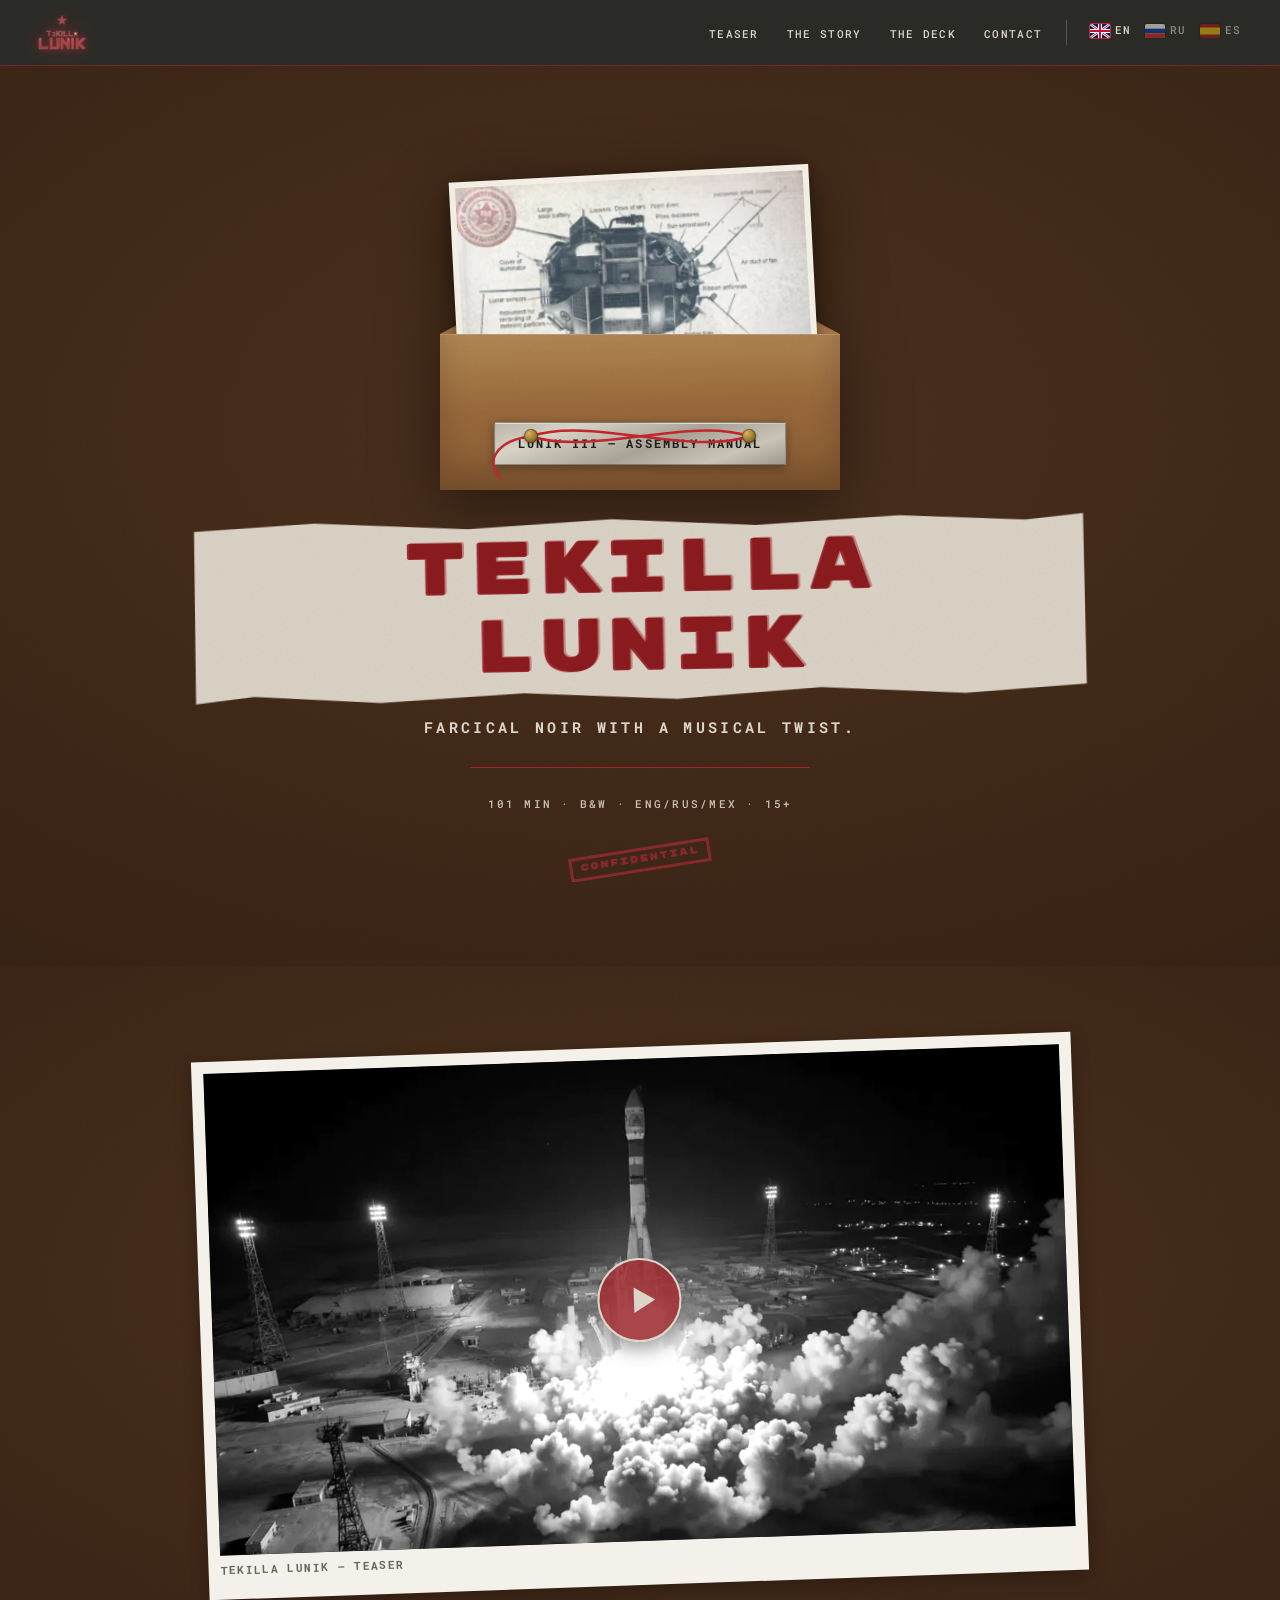
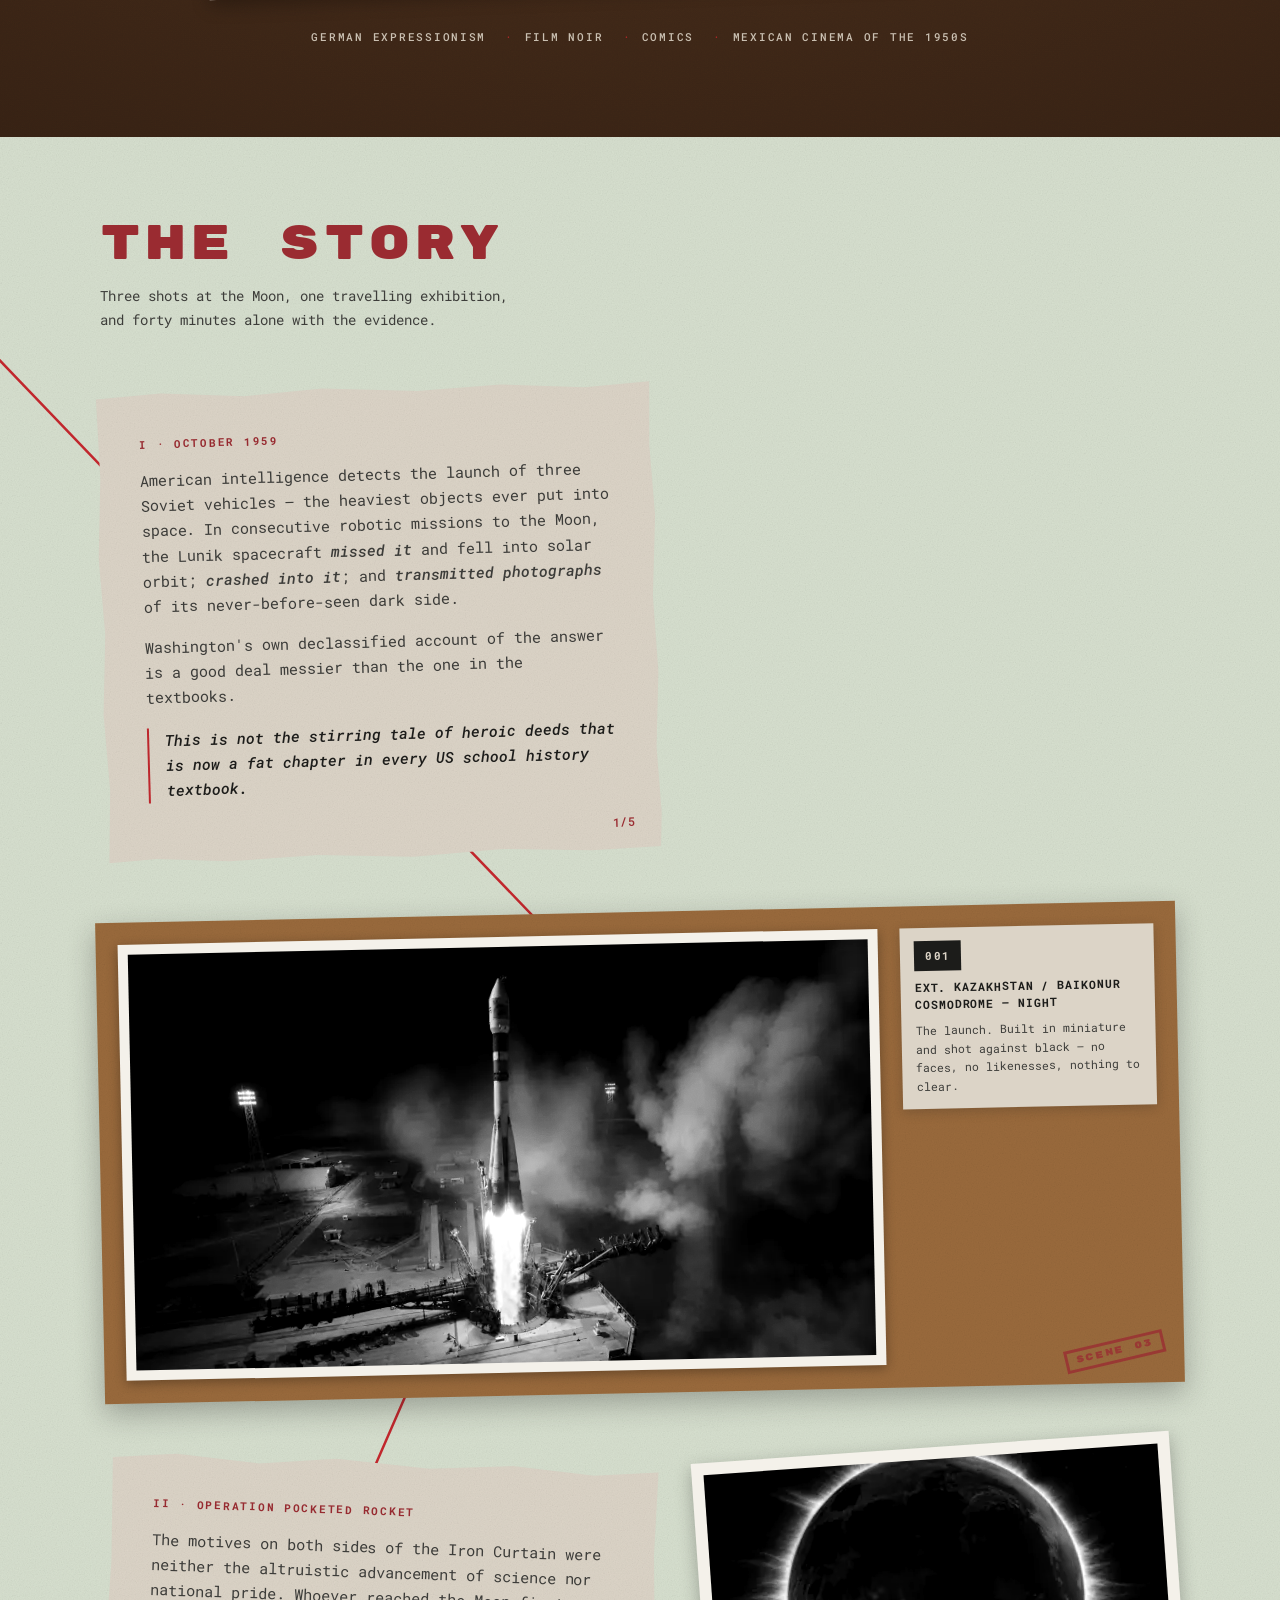
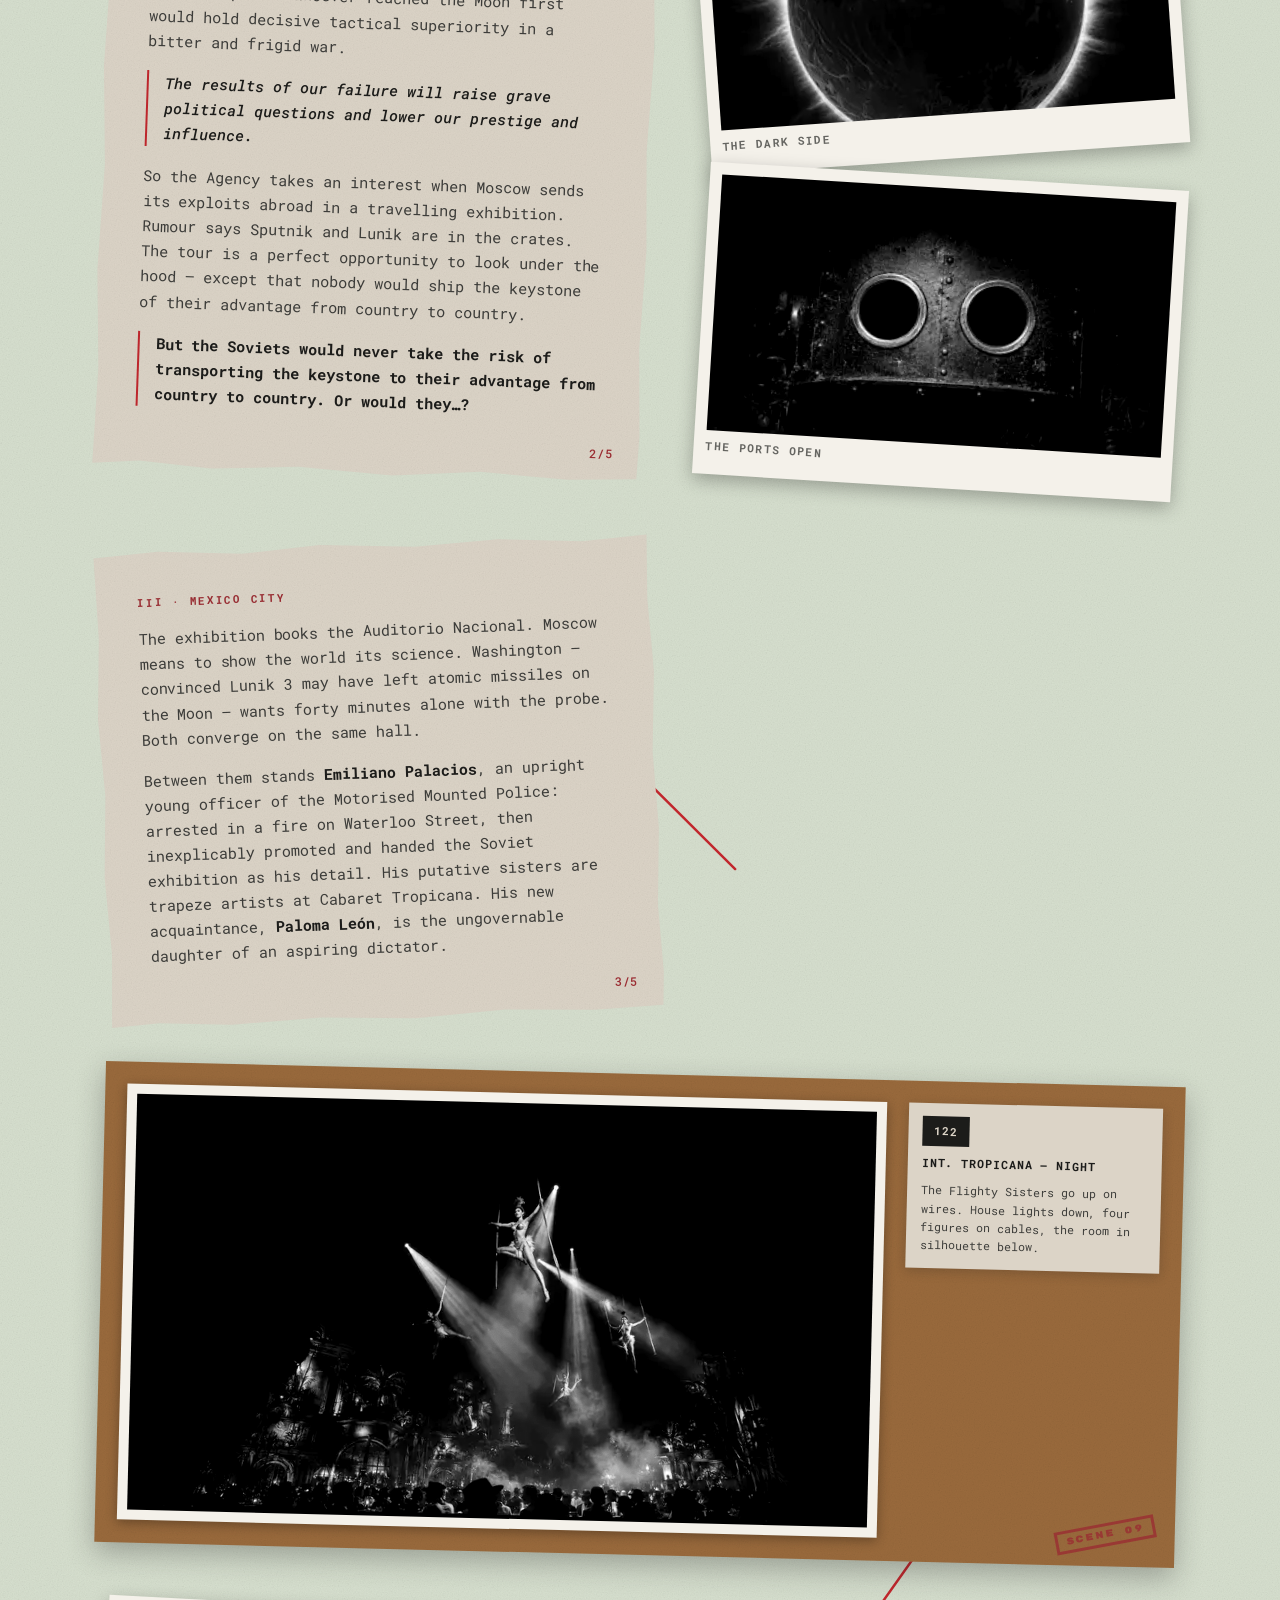
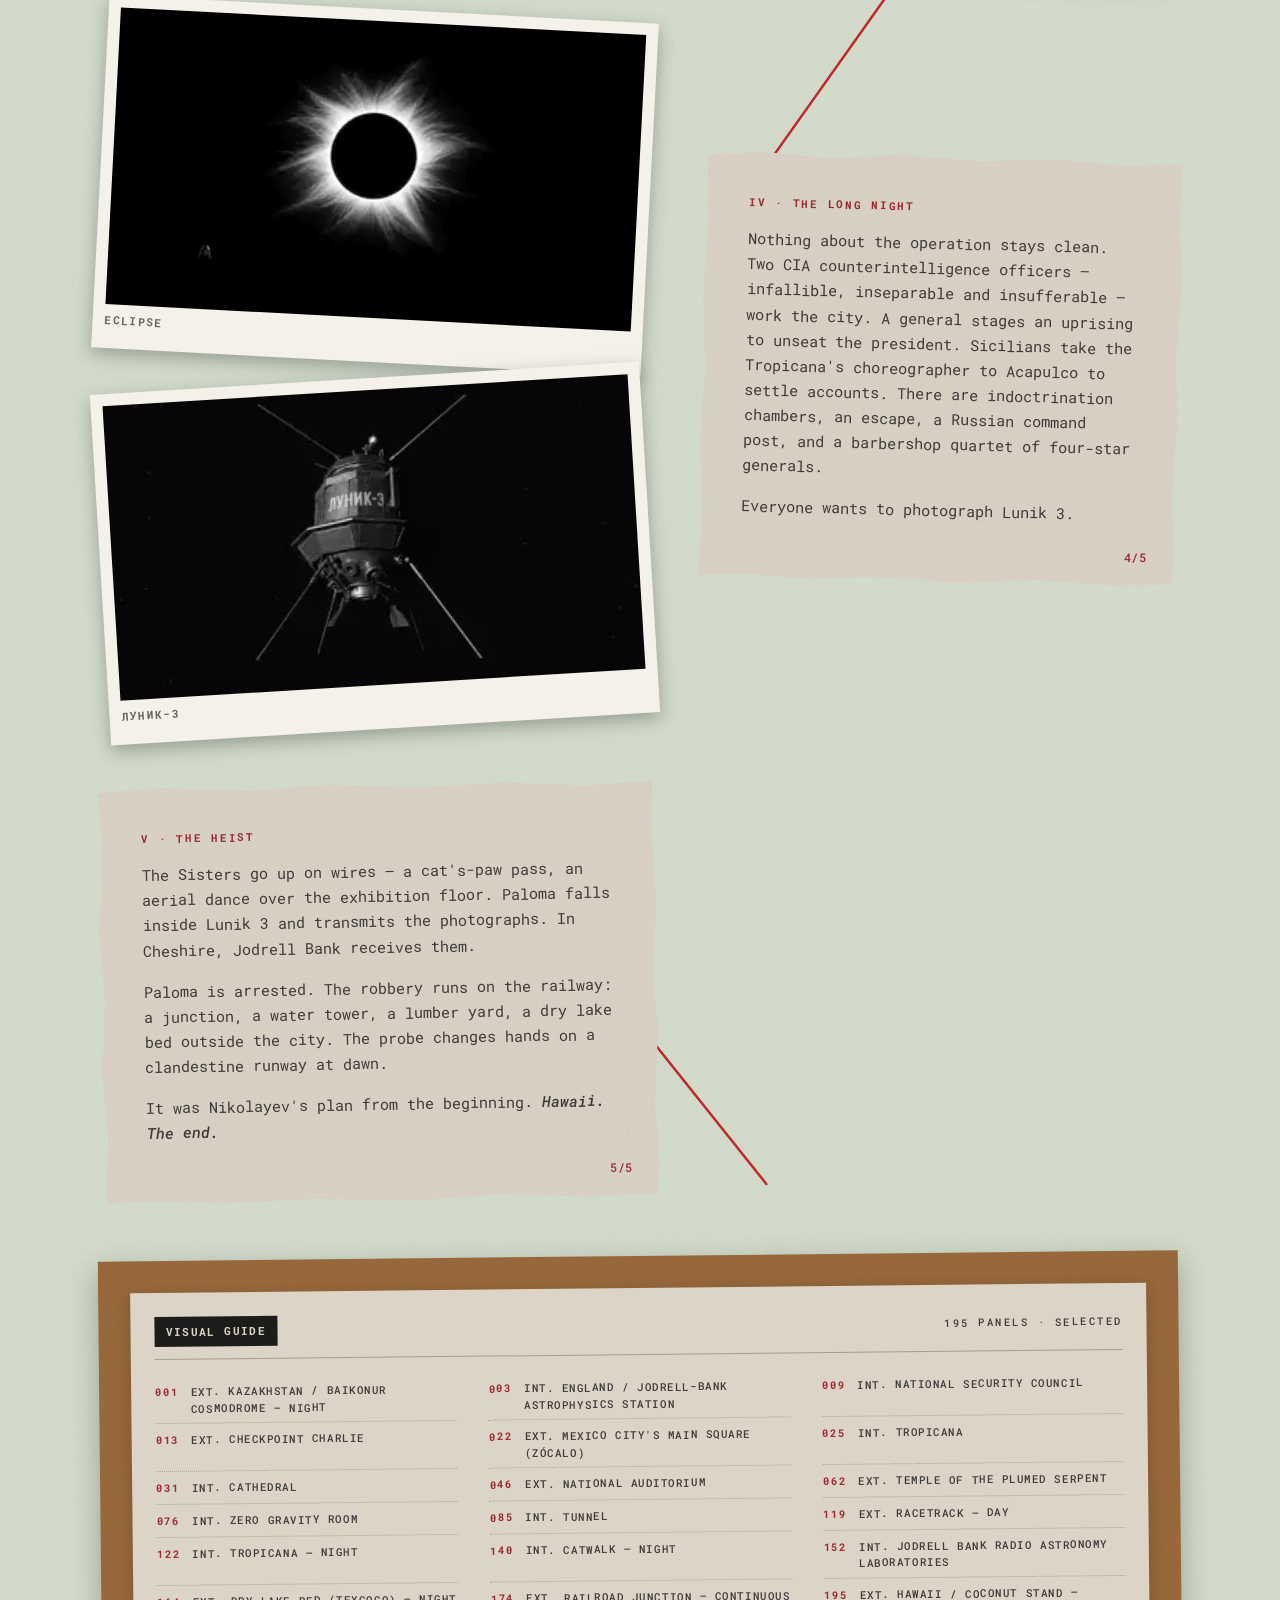
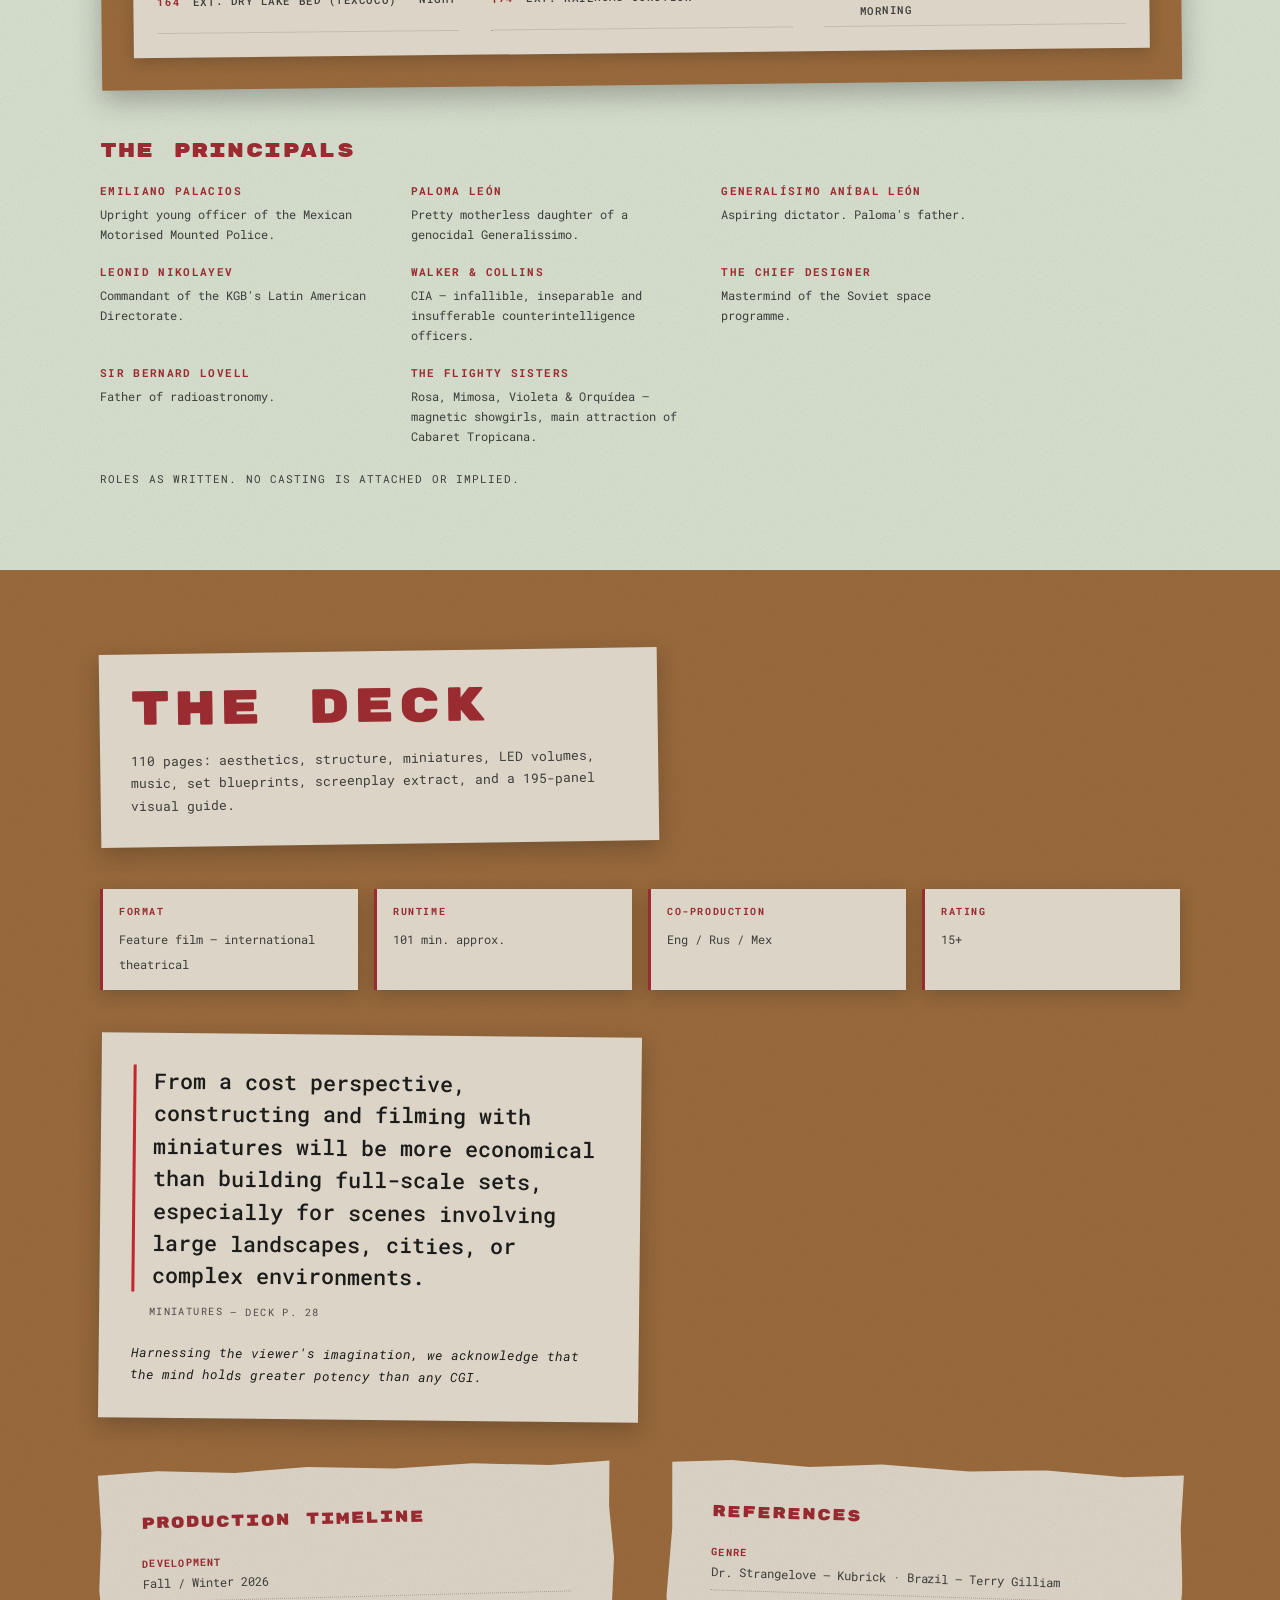
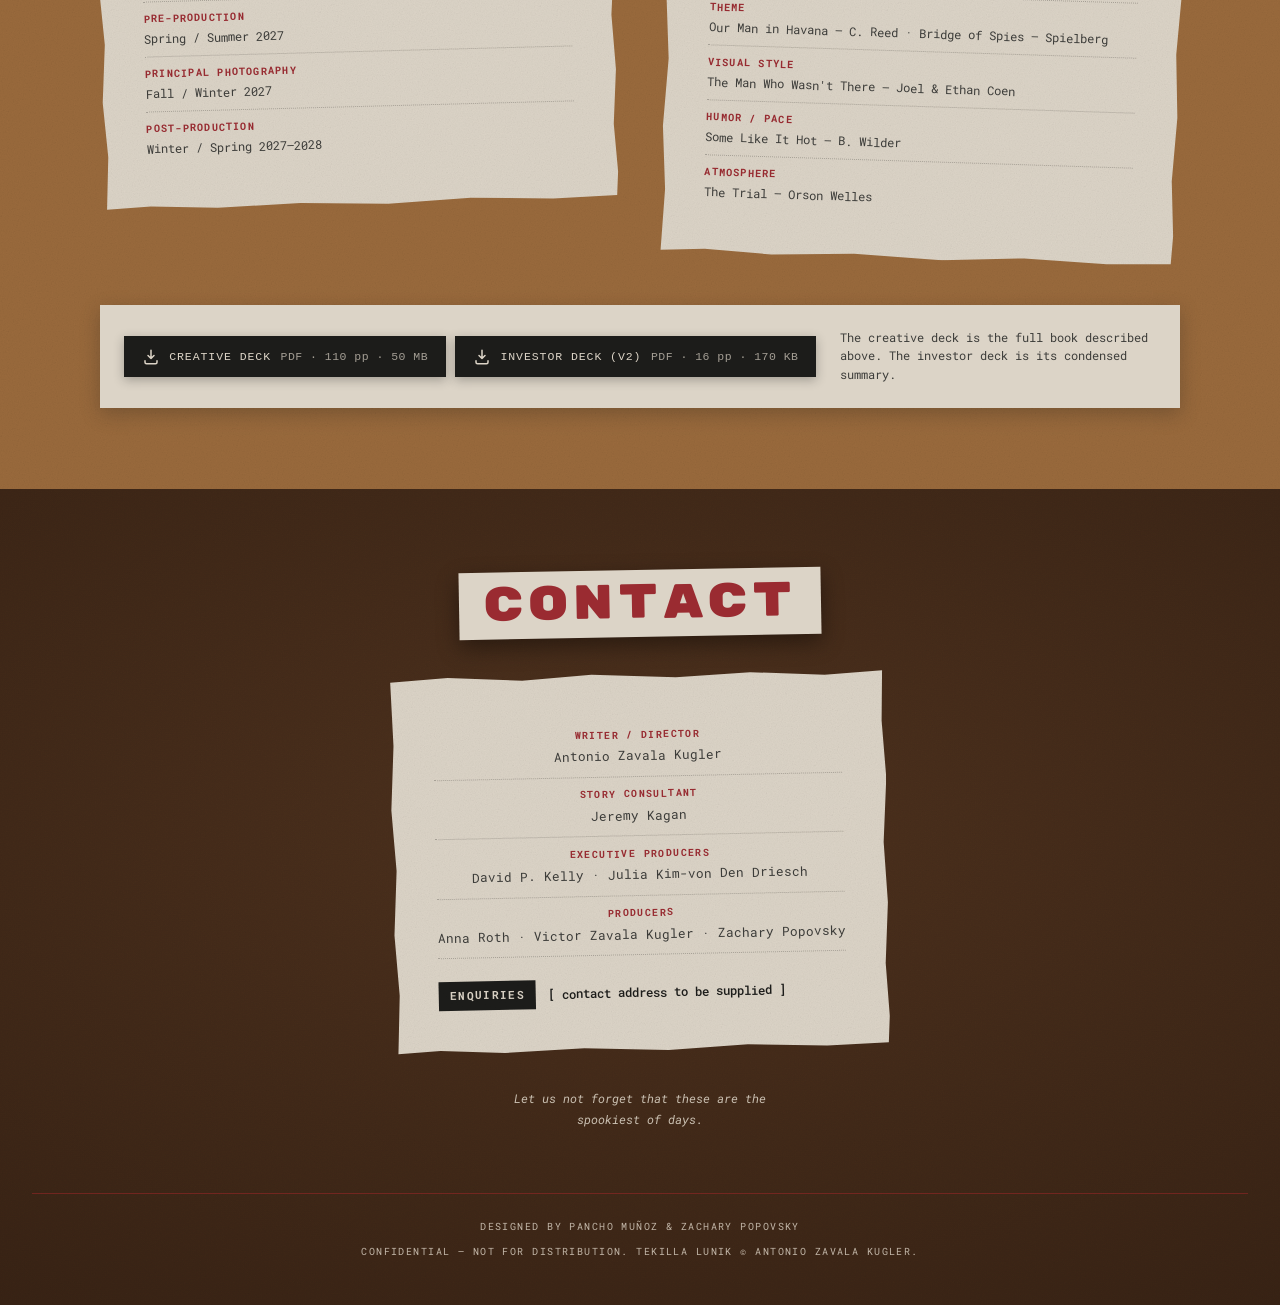
<file: index.html>
<!DOCTYPE html><html lang="en"> <head><meta charset="utf-8"><meta name="viewport" content="width=device-width, initial-scale=1"><!-- Gated by Cloudflare Access and kept out of search engines (noindex).
         Share-preview (Open Graph / Twitter) tags are intentionally present
         below so the link unfurls with the film key art on WhatsApp, etc. --><meta name="robots" content="noindex, nofollow, max-image-preview:large"><meta name="googlebot" content="noindex, nofollow, max-image-preview:large"><meta name="referrer" content="no-referrer"><title>TeKillA Lunik</title><meta name="description" content="TeKillA Lunik — the official film site. Watch the teaser."><!-- Open Graph / Twitter share preview --><meta property="og:type" content="website"><meta property="og:site_name" content="TeKillA Lunik"><meta property="og:title" content="TeKillA Lunik — Official Site"><meta property="og:description" content="TeKillA Lunik — the official film site. Watch the teaser."><meta property="og:url" content="https://www.tekillalunik.movie/"><meta property="og:locale" content="en_GB"><meta property="og:locale:alternate" content="es_ES"><meta property="og:locale:alternate" content="ru_RU"><meta property="og:image" content="https://www.tekillalunik.movie/share-cover.jpg"><meta property="og:image:secure_url" content="https://www.tekillalunik.movie/share-cover.jpg"><meta property="og:image:type" content="image/jpeg"><meta property="og:image:width" content="1200"><meta property="og:image:height" content="630"><meta property="og:image:alt" content="TeKillA Lunik key art"><meta name="twitter:card" content="summary_large_image"><meta name="twitter:title" content="TeKillA Lunik — Official Site"><meta name="twitter:description" content="TeKillA Lunik — the official film site. Watch the teaser."><meta name="twitter:image" content="https://www.tekillalunik.movie/share-cover.jpg"><meta name="twitter:image:alt" content="TeKillA Lunik key art"><link rel="icon" href="./favicon.svg" type="image/svg+xml"><!-- Motion gate. Runs before first paint so there is no flash of settled
         content. Only opts this page into the hidden start state if the browser
         can actually animate its way out of it. --><script>
      (function () {
        try {
          var ok =
            'IntersectionObserver' in window &&
            !window.matchMedia('(prefers-reduced-motion: reduce)').matches;
          if (ok) document.documentElement.classList.add('motion-ready');
        } catch (e) {
          /* leave content visible */
        }
      })();
    </script><link rel="stylesheet" href="./_astro/index.CC6eWjBy.css">
<link rel="stylesheet" href="./_astro/index.BbJB75L6.css"><style>.langs__link[data-astro-cid-vz7s5kwg]{display:inline-flex;align-items:center;gap:.45em}.langs__link[data-astro-cid-vz7s5kwg] .flag{width:1.25rem;height:.875rem;flex:none;border-radius:2px;box-shadow:0 0 0 1px rgba(0,0,0,.22);display:block}.langs__link[data-astro-cid-vz7s5kwg].is-current .flag{box-shadow:0 0 0 1px var(--color-red-string)}.langs__code[data-astro-cid-vz7s5kwg],.langs__code{display:inline-block}</style></head> <body>  <a class="skip" href="#teaser" data-astro-cid-s3aaztkf>Skip to teaser</a> <nav class="anchor-nav" aria-label="Sections" data-astro-cid-vz7s5kwg> <!-- The alt carries the accessible name for the home link — with an image
       brand there is no text left to name it. --> <a class="anchor-nav__brand" href="#top" data-astro-cid-vz7s5kwg> <img src="./_astro/logo.BN6wYalx_Zt6cR2.webp" srcset="./_astro/logo.BN6wYalx_ZTqSJm.webp 64w, ./_astro/logo.BN6wYalx_ZvemDL.webp 128w, ./_astro/logo.BN6wYalx_17uuWt.webp 192w" alt="TeKillA Lunik — back to top" sizes="64px" loading="eager" data-astro-cid-vz7s5kwg="true" decoding="async" fetchpriority="auto" width="433" height="268"> </a> <div class="anchor-nav__right" data-astro-cid-vz7s5kwg> <ul class="anchor-nav__links" data-astro-cid-vz7s5kwg> <li data-astro-cid-vz7s5kwg> <a href="#teaser" data-astro-cid-vz7s5kwg>Teaser</a> </li><li data-astro-cid-vz7s5kwg> <a href="#story" data-astro-cid-vz7s5kwg>The Story</a> </li><li data-astro-cid-vz7s5kwg> <a href="#deck" data-astro-cid-vz7s5kwg>The Deck</a> </li><li data-astro-cid-vz7s5kwg> <a href="#contact" data-astro-cid-vz7s5kwg>Contact</a> </li> </ul> <!-- Real links to real URLs, not a JS toggle: a specific language can be
         sent to a specific investor, and it works with scripting off. hreflang
         lets assistive tech announce the switch target in its own language. --> <ul class="langs" aria-label="Language" data-astro-cid-vz7s5kwg> <li data-astro-cid-vz7s5kwg> <a href="./" hreflang="en" lang="en" class="langs__link is-current" aria-current="true" title="English" aria-label="English" data-astro-cid-vz7s5kwg><svg class="flag" viewBox="0 0 20 14" aria-hidden="true" focusable="false"><rect width="20" height="14" fill="#012169"/><path d="M0,0 20,14 M20,0 0,14" stroke="#fff" stroke-width="2.6"/><path d="M0,0 20,14 M20,0 0,14" stroke="#C8102E" stroke-width="1"/><rect x="8" width="4" height="14" fill="#fff"/><rect y="5" width="20" height="4" fill="#fff"/><rect x="9" width="2" height="14" fill="#C8102E"/><rect y="6" width="20" height="2" fill="#C8102E"/></svg><span class="langs__code" data-astro-cid-vz7s5kwg>EN</span></a> </li><li data-astro-cid-vz7s5kwg> <a href="./ru/" hreflang="ru" lang="ru" class="langs__link" title="Русский" aria-label="Русский" data-astro-cid-vz7s5kwg><svg class="flag" viewBox="0 0 20 14" aria-hidden="true" focusable="false"><rect width="20" height="14" fill="#fff"/><rect y="4.6667" width="20" height="4.6667" fill="#0039A6"/><rect y="9.3333" width="20" height="4.6667" fill="#D52B1E"/></svg><span class="langs__code" data-astro-cid-vz7s5kwg>RU</span></a> </li><li data-astro-cid-vz7s5kwg> <a href="./es/" hreflang="es" lang="es" class="langs__link" title="Español" aria-label="Español" data-astro-cid-vz7s5kwg><svg class="flag" viewBox="0 0 20 14" aria-hidden="true" focusable="false"><rect width="20" height="14" fill="#AA151B"/><rect y="3.5" width="20" height="7" fill="#F1BF00"/></svg><span class="langs__code" data-astro-cid-vz7s5kwg>ES</span></a> </li> </ul> </div> </nav>  <main id="top" data-astro-cid-s3aaztkf> <!-- ================= HERO — "the dossier" ================= --> <section class="hero ground-wood" data-astro-cid-s3aaztkf> <div class="hero__inner" data-astro-cid-s3aaztkf> <div class="dossier hero__dossier" aria-hidden="true" data-astro-cid-56xfey36> <!-- Flap first, so it paints behind the sheet: an opened envelope folds its
       flap back behind whatever is coming out of it. --> <div class="dossier__flap" data-astro-cid-56xfey36></div> <div class="dossier__blueprint" data-astro-cid-56xfey36> <!-- Renders at ~312px inside the envelope. Capped at the source's own
             568px so it is never upscaled, and kept at a higher quality than a
             photo would need: this is line art with legible callout labels,
             which is exactly what low-quality webp smears first. --> <img src="./_astro/hero-blueprint.BAJOKcvA_Z14kSwt.webp" srcset="./_astro/hero-blueprint.BAJOKcvA_1hH6OA.webp 320w, ./_astro/hero-blueprint.BAJOKcvA_Z14kSwt.webp 568w" alt sizes="320px" loading="eager" data-astro-cid-56xfey36="true" decoding="async" fetchpriority="auto" width="568" height="343"> </div> <div class="dossier__body" data-astro-cid-56xfey36> <div class="dossier__plate" data-astro-cid-56xfey36> <span class="label-plate" data-astro-cid-56xfey36>Lunik III — Assembly Manual</span> </div> <span class="eyelet dossier__eyelet dossier__eyelet--l" data-astro-cid-56xfey36></span> <span class="eyelet dossier__eyelet dossier__eyelet--r" data-astro-cid-56xfey36></span> <!-- The winding, drawn as one continuous figure-eight between the buttons.
         viewBox matches the front panel's own 400x156 box and scales with it,
         so the string stays on the eyelets instead of sliding onto the plate.
         Non-scaling stroke keeps it 2.5px under the non-uniform scale. --> <svg class="dossier__string" viewBox="0 0 400 156" preserveAspectRatio="none" fill="none" focusable="false" data-astro-cid-56xfey36> <path d="M91 102 C 150 82, 250 122, 309 102 C 250 82, 150 122, 91 102" stroke="var(--color-red-string)" stroke-width="2.5" stroke-linecap="round" vector-effect="non-scaling-stroke" data-astro-cid-56xfey36></path> <path d="M91 102 C 58 106, 44 126, 60 143" stroke="var(--color-red-string)" stroke-width="2.5" stroke-linecap="round" vector-effect="non-scaling-stroke" data-astro-cid-56xfey36></path> </svg> </div> </div>  <div class="hero__lockup" data-astro-cid-s3aaztkf> <!-- The title rides a torn cream band rather than sitting on bare
               wood. Red-stamp on wood is ~1.6:1 and unreadable; on paper-note
               it is ~5.2:1, and a pasted paper label is what the dossier
               metaphor wants anyway. The title is the brand and does not
               translate. --> <div class="hero__band" data-astro-cid-s3aaztkf> <h1 class="hero__title misregister" data-text="TeKillA Lunik" data-astro-cid-s3aaztkf>TeKillA Lunik</h1> </div> <p class="hero__tagline" data-astro-cid-s3aaztkf>Farcical noir with a musical twist.</p> </div> <div class="hero__rule" aria-hidden="true" data-astro-cid-s3aaztkf></div> <p class="hero__facts" data-astro-cid-s3aaztkf>101 min · B&amp;W · Eng/Rus/Mex · 15+</p> <div class="hero__stamp" data-astro-cid-s3aaztkf> <span class="stamp stamp-land" style="--rot:-9deg;" data-delay="900" aria-hidden="true"> Confidential </span> </div> </div> </section> <!-- ================= TEASER ================= --> <section id="teaser" class="teaser-section ground-wood" data-astro-cid-s3aaztkf> <div class="teaser" data-astro-cid-r3rjpsun> <div class="teaser__frame polaroid" data-astro-cid-r3rjpsun> <div class="teaser__stage grain-over" data-file="./media/teaser.mp4" data-title="TeKillA Lunik — teaser" data-astro-cid-r3rjpsun> <!-- Capped at the source's own 1280px: asking for 1600 would upscale. --> <img src="./_astro/teaser-cover.5ueE1hpI_1X8Wn1.webp" srcset="./_astro/teaser-cover.5ueE1hpI_1jxYMq.webp 640w, ./_astro/teaser-cover.5ueE1hpI_2swgB9.webp 960w, ./_astro/teaser-cover.5ueE1hpI_1X8Wn1.webp 1280w" alt="A rocket lifting off at night from Baikonur in a vast cloud of exhaust, floodlights across the pad." sizes="(max-width: 900px) 92vw, 880px" loading="eager" data-astro-cid-r3rjpsun="true" decoding="async" fetchpriority="auto" width="1280" height="720"> <button type="button" class="teaser__play" aria-label="Play the teaser" data-astro-cid-r3rjpsun> <svg viewBox="0 0 24 24" width="34" height="34" aria-hidden="true" data-astro-cid-r3rjpsun> <polygon points="6,3 21,12 6,21" fill="currentColor" data-astro-cid-r3rjpsun></polygon> </svg> </button> </div> <div class="polaroid__caption" data-astro-cid-r3rjpsun>TeKillA Lunik — teaser</div> </div> </div> <script type="module">const i=document.querySelectorAll(".teaser__stage[data-embed], .teaser__stage[data-file]");i.forEach(t=>{const a=t.querySelector(".teaser__play");a&&a.addEventListener("click",()=>{const l=t.dataset.embed,c=t.dataset.file;if(l){const r=document.createElement("iframe");r.src=l,r.title=t.dataset.title??"Teaser",r.allow="autoplay; fullscreen; picture-in-picture",r.setAttribute("allowfullscreen",""),r.className="teaser__iframe",r.referrerPolicy="strict-origin",t.replaceChildren(r);return}if(!c)return;const e=document.createElement("video");e.src=c,e.className="teaser__video",e.controls=!0,e.autoplay=!0,e.playsInline=!0,e.preload="auto",e.setAttribute("controlslist","nodownload"),e.setAttribute("title",t.dataset.title??"Teaser"),t.replaceChildren(e),e.play().catch(()=>{})})});</script>  <ul class="teaser-influences" data-astro-cid-s3aaztkf> <li data-astro-cid-s3aaztkf>German Expressionism</li><li data-astro-cid-s3aaztkf>Film Noir</li><li data-astro-cid-s3aaztkf>Comics</li><li data-astro-cid-s3aaztkf>Mexican cinema of the 1950s</li> </ul> </section> <!-- ================= THE STORY ================= --> <section id="story" class="story ground-sage" data-astro-cid-s3aaztkf> <!-- The through-line of the investigation and of the scroll. --> <svg class="string-draw story__string" viewBox="0 0 100 100" preserveAspectRatio="none" aria-hidden="true" focusable="false" style="position:absolute; inset:0; width:100%; height:100%; pointer-events:none; z-index:1;"> <path d="M -5 3 L 46 16 L 14 34 L 88 52 L 30 72 L 105 95" fill="none" stroke="var(--color-red-string)" stroke-width="2.5" stroke-linecap="round" vector-effect="non-scaling-stroke"></path> </svg> <div class="story__inner" data-astro-cid-s3aaztkf> <header class="story__head" data-astro-cid-s3aaztkf> <h2 class="section-title" data-astro-cid-s3aaztkf>The Story</h2> <p class="story__standfirst" data-astro-cid-s3aaztkf>Three shots at the Moon, one travelling exhibition, and forty minutes alone with the evidence.</p> </header> <!-- I --> <div class="story__row story__row--wide" data-astro-cid-s3aaztkf> <div class="paper-sheet prose-dossier settle story__sheet" style="--rot:-1.6deg; --settle-from:-3.6deg;" data-delay="0">  <p class="story__beat" data-astro-cid-s3aaztkf>I · October 1959</p> <p data-astro-cid-s3aaztkf>American intelligence detects the launch of three Soviet vehicles — the heaviest objects ever put into space. In consecutive robotic missions to the Moon, the Lunik spacecraft <em>missed it</em> and fell into solar orbit; <em>crashed into it</em>; and <em>transmitted photographs</em> of its never-before-seen dark side.</p><p data-astro-cid-s3aaztkf>Washington's own declassified account of the answer is a good deal messier than the one in the textbooks.</p><blockquote class="story__quote" data-astro-cid-s3aaztkf>This is not the stirring tale of heroic deeds that is now a fat chapter in every US school history textbook.</blockquote>  <span class="paper-sheet__counter">1/5</span> </div> </div> <figure class="storyboard-panel ground-kraft settle story__panel" style="--rot:-1.2deg; --settle-from:-3.2deg;" data-delay="0" data-astro-cid-nzjdxygp> <div class="storyboard-panel__grid" data-astro-cid-nzjdxygp> <div class="storyboard-panel__frame" data-astro-cid-nzjdxygp> <div class="grain-over" data-astro-cid-nzjdxygp> <img src="./_astro/03-baikonur-liftoff.D4xRCDU0_Z1NYxg9.webp" srcset="./_astro/03-baikonur-liftoff.D4xRCDU0_Z157FnE.webp 480w, ./_astro/03-baikonur-liftoff.D4xRCDU0_25kSPT.webp 800w, ./_astro/03-baikonur-liftoff.D4xRCDU0_ZsRm2b.webp 1100w" alt="A rocket clearing the pad at Baikonur at night, engines lit, service towers falling away." sizes="(max-width: 640px) 88vw, (max-width: 1100px) 60vw, 700px" loading="lazy" decoding="async" data-astro-cid-nzjdxygp="true" fetchpriority="auto" width="1800" height="1013"> </div> </div> <figcaption class="storyboard-panel__notes" data-astro-cid-nzjdxygp> <span class="slug-tab" data-astro-cid-nzjdxygp>001</span> <p class="storyboard-panel__slug" data-astro-cid-nzjdxygp>Ext. Kazakhstan / Baikonur Cosmodrome — Night</p> <p class="storyboard-panel__note" data-astro-cid-nzjdxygp>The launch. Built in miniature and shot against black — no faces, no likenesses, nothing to clear.</p> </figcaption> </div> <div class="storyboard-panel__stamp" data-astro-cid-nzjdxygp> <span class="stamp stamp-land" style="--rot:-12deg;" data-delay="260" aria-hidden="true"> Scene 03 </span> </div> </figure>  <!-- II --> <div class="story__row story__row--split" data-astro-cid-s3aaztkf> <div class="paper-sheet prose-dossier settle story__sheet" style="--rot:2deg; --settle-from:0deg;" data-delay="0">  <p class="story__beat" data-astro-cid-s3aaztkf>II · Operation Pocketed Rocket</p> <p data-astro-cid-s3aaztkf>The motives on both sides of the Iron Curtain were neither the altruistic advancement of science nor national pride. Whoever reached the Moon first would hold decisive tactical superiority in a bitter and frigid war.</p><blockquote class="story__quote" data-astro-cid-s3aaztkf>The results of our failure will raise grave political questions and lower our prestige and influence.</blockquote> <p data-astro-cid-s3aaztkf>So the Agency takes an interest when Moscow sends its exploits abroad in a travelling exhibition. Rumour says Sputnik and Lunik are in the crates. The tour is a perfect opportunity to look under the hood — except that nobody would ship the keystone of their advantage from country to country.</p><blockquote class="story__quote story__quote--hook" data-astro-cid-s3aaztkf> But the Soviets would never take the risk of transporting the keystone to their advantage from country to country. Or would they…? </blockquote>  <span class="paper-sheet__counter">2/5</span> </div> <div class="story__cluster" data-astro-cid-s3aaztkf> <figure class="polaroid settle story__pola" style="--rot:-4deg; --settle-from:-7deg;" data-delay="0"> <div class="grain-over"> <img src="./_astro/05-farside.bltbNIgz_lYBTT.webp" srcset="./_astro/05-farside.bltbNIgz_1LdxKi.webp 360w, ./_astro/05-farside.bltbNIgz_1HPLB3.webp 720w" alt="The far side of the Moon in eclipse — a hole rather than a rock." sizes="(max-width: 780px) 70vw, 340px" loading="lazy" decoding="async" fetchpriority="auto" width="1800" height="1013"> </div> <figcaption class="polaroid__caption">The dark side</figcaption> </figure> <figure class="polaroid settle story__pola story__pola--offset" style="--rot:3.5deg; --settle-from:0.5deg;" data-delay="120"> <div class="grain-over"> <img src="./_astro/05-ports-open.BW4LfNXn_XGYsn.webp" srcset="./_astro/05-ports-open.BW4LfNXn_2wgcpL.webp 360w, ./_astro/05-ports-open.BW4LfNXn_Z2a5QE1.webp 720w" alt="Macro of the probe's riveted hull — both camera port covers gone, the open apertures staring out." sizes="(max-width: 780px) 70vw, 340px" loading="lazy" decoding="async" fetchpriority="auto" width="1800" height="1013"> </div> <figcaption class="polaroid__caption">The ports open</figcaption> </figure> </div> </div> <!-- III --> <div class="story__row story__row--wide" data-astro-cid-s3aaztkf> <div class="paper-sheet prose-dossier settle story__sheet" style="--rot:-2.2deg; --settle-from:-4.2deg;" data-delay="0">  <p class="story__beat" data-astro-cid-s3aaztkf>III · Mexico City</p> <p data-astro-cid-s3aaztkf>The exhibition books the Auditorio Nacional. Moscow means to show the world its science. Washington — convinced Lunik 3 may have left atomic missiles on the Moon — wants forty minutes alone with the probe. Both converge on the same hall.</p><p data-astro-cid-s3aaztkf>Between them stands <strong>Emiliano Palacios</strong>, an upright young officer of the Motorised Mounted Police: arrested in a fire on Waterloo Street, then inexplicably promoted and handed the Soviet exhibition as his detail. His putative sisters are trapeze artists at Cabaret Tropicana. His new acquaintance, <strong>Paloma León</strong>, is the ungovernable daughter of an aspiring dictator.</p> <span class="paper-sheet__counter">3/5</span> </div> </div> <figure class="storyboard-panel ground-kraft settle story__panel" style="--rot:1.4deg; --settle-from:-0.6000000000000001deg;" data-delay="0" data-astro-cid-nzjdxygp> <div class="storyboard-panel__grid" data-astro-cid-nzjdxygp> <div class="storyboard-panel__frame" data-astro-cid-nzjdxygp> <div class="grain-over" data-astro-cid-nzjdxygp> <img src="./_astro/09-tropicana.AUNc6jVQ_Z1TDI3R.webp" srcset="./_astro/09-tropicana.AUNc6jVQ_Z262PMR.webp 480w, ./_astro/09-tropicana.AUNc6jVQ_ZmlFKc.webp 800w, ./_astro/09-tropicana.AUNc6jVQ_Z2f8fmz.webp 1100w" alt="Aerialists suspended in crossing spotlight beams above the Tropicana cabaret, the crowd in silhouette." sizes="(max-width: 640px) 88vw, (max-width: 1100px) 60vw, 700px" loading="lazy" decoding="async" data-astro-cid-nzjdxygp="true" fetchpriority="auto" width="1800" height="1013"> </div> </div> <figcaption class="storyboard-panel__notes" data-astro-cid-nzjdxygp> <span class="slug-tab" data-astro-cid-nzjdxygp>122</span> <p class="storyboard-panel__slug" data-astro-cid-nzjdxygp>Int. Tropicana — Night</p> <p class="storyboard-panel__note" data-astro-cid-nzjdxygp>The Flighty Sisters go up on wires. House lights down, four figures on cables, the room in silhouette below.</p> </figcaption> </div> <div class="storyboard-panel__stamp" data-astro-cid-nzjdxygp> <span class="stamp stamp-land" style="--rot:-12deg;" data-delay="260" aria-hidden="true"> Scene 09 </span> </div> </figure>  <!-- IV --> <div class="story__row story__row--split story__row--reverse" data-astro-cid-s3aaztkf> <div class="paper-sheet prose-dossier settle story__sheet" style="--rot:1.4deg; --settle-from:-0.6000000000000001deg;" data-delay="0">  <p class="story__beat" data-astro-cid-s3aaztkf>IV · The long night</p> <p data-astro-cid-s3aaztkf>Nothing about the operation stays clean. Two CIA counterintelligence officers — infallible, inseparable and insufferable — work the city. A general stages an uprising to unseat the president. Sicilians take the Tropicana's choreographer to Acapulco to settle accounts. There are indoctrination chambers, an escape, a Russian command post, and a barbershop quartet of four-star generals.</p><p data-astro-cid-s3aaztkf>Everyone wants to photograph Lunik 3.</p> <span class="paper-sheet__counter">4/5</span> </div> <div class="story__cluster" data-astro-cid-s3aaztkf> <figure class="polaroid settle story__pola" style="--rot:3deg; --settle-from:0deg;" data-delay="0"> <div class="grain-over"> <img src="./_astro/05-eclipse.ChaowxgN_15J3HT.webp" srcset="./_astro/05-eclipse.ChaowxgN_Z2iubPq.webp 360w, ./_astro/05-eclipse.ChaowxgN_Z2lQWYF.webp 720w" alt="Eclipse — the sun's corona flaring around a black disc." sizes="(max-width: 780px) 70vw, 340px" loading="lazy" decoding="async" fetchpriority="auto" width="1800" height="1013"> </div> <figcaption class="polaroid__caption">Eclipse</figcaption> </figure> <figure class="polaroid settle story__pola story__pola--offset" style="--rot:-3.5deg; --settle-from:-6.5deg;" data-delay="120"> <div class="grain-over"> <img src="./_astro/05-lunik3-deployed.BMPiBYhZ_5zj1g.webp" srcset="./_astro/05-lunik3-deployed.BMPiBYhZ_FxBMd.webp 360w, ./_astro/05-lunik3-deployed.BMPiBYhZ_Z1H5UTU.webp 720w" alt="The ЛУНИК-3 probe in space, antennae fully deployed, stars behind it." sizes="(max-width: 780px) 70vw, 340px" loading="lazy" decoding="async" fetchpriority="auto" width="1280" height="720"> </div> <figcaption class="polaroid__caption">Луник-3</figcaption> </figure> </div> </div> <!-- V --> <div class="story__row story__row--wide" data-astro-cid-s3aaztkf> <div class="paper-sheet prose-dossier settle story__sheet" style="--rot:-1deg; --settle-from:-3deg;" data-delay="0">  <p class="story__beat" data-astro-cid-s3aaztkf>V · The heist</p> <p data-astro-cid-s3aaztkf>The Sisters go up on wires — a cat's-paw pass, an aerial dance over the exhibition floor. Paloma falls inside Lunik 3 and transmits the photographs. In Cheshire, Jodrell Bank receives them.</p><p data-astro-cid-s3aaztkf>Paloma is arrested. The robbery runs on the railway: a junction, a water tower, a lumber yard, a dry lake bed outside the city. The probe changes hands on a clandestine runway at dawn.</p><p data-astro-cid-s3aaztkf>It was Nikolayev's plan from the beginning. <em>Hawaii. The end.</em></p> <span class="paper-sheet__counter">5/5</span> </div> </div> <div class="slug-board ground-kraft settle story__slugs" style="--rot:-0.6deg; --settle-from:-2.6deg;" data-astro-cid-ckegfo76> <!-- Head and list share one cream sheet rather than sitting on bare kraft:
       red-stamp on kraft is ~1.6:1 and ink on kraft ~3.7:1, both under AA.
       Paper pinned to a board is what the deck does anyway. --> <div class="slug-board__sheet" data-astro-cid-ckegfo76> <div class="slug-board__head" data-astro-cid-ckegfo76> <span class="slug-tab" data-astro-cid-ckegfo76>Visual guide</span> <span class="slug-board__meta" data-astro-cid-ckegfo76>195 panels · selected</span> </div> <ol class="slug-board__list" data-astro-cid-ckegfo76> <li data-astro-cid-ckegfo76> <span class="slug-board__n" data-astro-cid-ckegfo76>001</span> <span class="slug-board__slug" data-astro-cid-ckegfo76>EXT. KAZAKHSTAN / BAIKONUR COSMODROME — NIGHT</span> </li><li data-astro-cid-ckegfo76> <span class="slug-board__n" data-astro-cid-ckegfo76>003</span> <span class="slug-board__slug" data-astro-cid-ckegfo76>INT. ENGLAND / JODRELL-BANK ASTROPHYSICS STATION</span> </li><li data-astro-cid-ckegfo76> <span class="slug-board__n" data-astro-cid-ckegfo76>009</span> <span class="slug-board__slug" data-astro-cid-ckegfo76>INT. NATIONAL SECURITY COUNCIL</span> </li><li data-astro-cid-ckegfo76> <span class="slug-board__n" data-astro-cid-ckegfo76>013</span> <span class="slug-board__slug" data-astro-cid-ckegfo76>EXT. CHECKPOINT CHARLIE</span> </li><li data-astro-cid-ckegfo76> <span class="slug-board__n" data-astro-cid-ckegfo76>022</span> <span class="slug-board__slug" data-astro-cid-ckegfo76>EXT. MEXICO CITY&#39;S MAIN SQUARE (ZÓCALO)</span> </li><li data-astro-cid-ckegfo76> <span class="slug-board__n" data-astro-cid-ckegfo76>025</span> <span class="slug-board__slug" data-astro-cid-ckegfo76>INT. TROPICANA</span> </li><li data-astro-cid-ckegfo76> <span class="slug-board__n" data-astro-cid-ckegfo76>031</span> <span class="slug-board__slug" data-astro-cid-ckegfo76>INT. CATHEDRAL</span> </li><li data-astro-cid-ckegfo76> <span class="slug-board__n" data-astro-cid-ckegfo76>046</span> <span class="slug-board__slug" data-astro-cid-ckegfo76>EXT. NATIONAL AUDITORIUM</span> </li><li data-astro-cid-ckegfo76> <span class="slug-board__n" data-astro-cid-ckegfo76>062</span> <span class="slug-board__slug" data-astro-cid-ckegfo76>EXT. TEMPLE OF THE PLUMED SERPENT</span> </li><li data-astro-cid-ckegfo76> <span class="slug-board__n" data-astro-cid-ckegfo76>076</span> <span class="slug-board__slug" data-astro-cid-ckegfo76>INT. ZERO GRAVITY ROOM</span> </li><li data-astro-cid-ckegfo76> <span class="slug-board__n" data-astro-cid-ckegfo76>085</span> <span class="slug-board__slug" data-astro-cid-ckegfo76>INT. TUNNEL</span> </li><li data-astro-cid-ckegfo76> <span class="slug-board__n" data-astro-cid-ckegfo76>119</span> <span class="slug-board__slug" data-astro-cid-ckegfo76>EXT. RACETRACK — DAY</span> </li><li data-astro-cid-ckegfo76> <span class="slug-board__n" data-astro-cid-ckegfo76>122</span> <span class="slug-board__slug" data-astro-cid-ckegfo76>INT. TROPICANA — NIGHT</span> </li><li data-astro-cid-ckegfo76> <span class="slug-board__n" data-astro-cid-ckegfo76>140</span> <span class="slug-board__slug" data-astro-cid-ckegfo76>INT. CATWALK — NIGHT</span> </li><li data-astro-cid-ckegfo76> <span class="slug-board__n" data-astro-cid-ckegfo76>152</span> <span class="slug-board__slug" data-astro-cid-ckegfo76>INT. JODRELL BANK RADIO ASTRONOMY LABORATORIES</span> </li><li data-astro-cid-ckegfo76> <span class="slug-board__n" data-astro-cid-ckegfo76>164</span> <span class="slug-board__slug" data-astro-cid-ckegfo76>EXT. DRY LAKE BED (TEXCOCO) — NIGHT</span> </li><li data-astro-cid-ckegfo76> <span class="slug-board__n" data-astro-cid-ckegfo76>174</span> <span class="slug-board__slug" data-astro-cid-ckegfo76>EXT. RAILROAD JUNCTION — CONTINUOUS</span> </li><li data-astro-cid-ckegfo76> <span class="slug-board__n" data-astro-cid-ckegfo76>195</span> <span class="slug-board__slug" data-astro-cid-ckegfo76>EXT. HAWAII / COCONUT STAND — MORNING</span> </li> </ol> </div> </div>  <!-- Roles, never actors. --> <div class="story__roles" data-astro-cid-s3aaztkf> <h3 class="panel-head" data-astro-cid-s3aaztkf>The Principals</h3> <dl class="roles" data-astro-cid-s3aaztkf> <div class="roles__item" data-astro-cid-s3aaztkf> <dt data-astro-cid-s3aaztkf>Emiliano Palacios</dt> <dd data-astro-cid-s3aaztkf>Upright young officer of the Mexican Motorised Mounted Police.</dd> </div><div class="roles__item" data-astro-cid-s3aaztkf> <dt data-astro-cid-s3aaztkf>Paloma León</dt> <dd data-astro-cid-s3aaztkf>Pretty motherless daughter of a genocidal Generalissimo.</dd> </div><div class="roles__item" data-astro-cid-s3aaztkf> <dt data-astro-cid-s3aaztkf>Generalísimo Aníbal León</dt> <dd data-astro-cid-s3aaztkf>Aspiring dictator. Paloma&#39;s father.</dd> </div><div class="roles__item" data-astro-cid-s3aaztkf> <dt data-astro-cid-s3aaztkf>Leonid Nikolayev</dt> <dd data-astro-cid-s3aaztkf>Commandant of the KGB&#39;s Latin American Directorate.</dd> </div><div class="roles__item" data-astro-cid-s3aaztkf> <dt data-astro-cid-s3aaztkf>Walker &amp; Collins</dt> <dd data-astro-cid-s3aaztkf>CIA — infallible, inseparable and insufferable counterintelligence officers.</dd> </div><div class="roles__item" data-astro-cid-s3aaztkf> <dt data-astro-cid-s3aaztkf>The Chief Designer</dt> <dd data-astro-cid-s3aaztkf>Mastermind of the Soviet space programme.</dd> </div><div class="roles__item" data-astro-cid-s3aaztkf> <dt data-astro-cid-s3aaztkf>Sir Bernard Lovell</dt> <dd data-astro-cid-s3aaztkf>Father of radioastronomy.</dd> </div><div class="roles__item" data-astro-cid-s3aaztkf> <dt data-astro-cid-s3aaztkf>The Flighty Sisters</dt> <dd data-astro-cid-s3aaztkf>Rosa, Mimosa, Violeta &amp; Orquídea — magnetic showgirls, main attraction of Cabaret Tropicana.</dd> </div> </dl> <p class="story__rolesnote" data-astro-cid-s3aaztkf>Roles as written. No casting is attached or implied.</p> </div> </div> </section> <!-- ================= THE DECK ================= --> <section id="deck" class="deck ground-kraft" data-astro-cid-s3aaztkf> <div class="deck__inner" data-astro-cid-s3aaztkf> <header class="deck__head" data-astro-cid-s3aaztkf> <h2 class="section-title" data-astro-cid-s3aaztkf>The Deck</h2> <p class="deck__standfirst" data-astro-cid-s3aaztkf>110 pages: aesthetics, structure, miniatures, LED volumes, music, set blueprints, screenplay extract, and a 195-panel visual guide.</p> </header> <ul class="deck__facts" data-astro-cid-s3aaztkf> <li class="deck__fact" data-astro-cid-s3aaztkf> <span class="deck__fact-label" data-astro-cid-s3aaztkf>Format</span> <span class="deck__fact-value" data-astro-cid-s3aaztkf>Feature film — international theatrical</span> </li><li class="deck__fact" data-astro-cid-s3aaztkf> <span class="deck__fact-label" data-astro-cid-s3aaztkf>Runtime</span> <span class="deck__fact-value" data-astro-cid-s3aaztkf>101 min. approx.</span> </li><li class="deck__fact" data-astro-cid-s3aaztkf> <span class="deck__fact-label" data-astro-cid-s3aaztkf>Co-production</span> <span class="deck__fact-value" data-astro-cid-s3aaztkf>Eng / Rus / Mex</span> </li><li class="deck__fact" data-astro-cid-s3aaztkf> <span class="deck__fact-label" data-astro-cid-s3aaztkf>Rating</span> <span class="deck__fact-value" data-astro-cid-s3aaztkf>15+</span> </li> </ul> <!-- On a cream sheet, not bare kraft: the kraft ground caps at 3.66:1
             against every ink token, and this is the section's key sentence. --> <div class="deck__method" data-astro-cid-s3aaztkf> <blockquote class="deck__quote" data-astro-cid-s3aaztkf>From a cost perspective, constructing and filming with miniatures will be more economical than building full-scale sets, especially for scenes involving large landscapes, cities, or complex environments.</blockquote> <p class="deck__attrib" data-astro-cid-s3aaztkf>Miniatures — deck p. 28</p> <p class="deck__method-note" data-astro-cid-s3aaztkf>Harnessing the viewer&#39;s imagination, we acknowledge that the mind holds greater potency than any CGI.</p> </div> <div class="deck__cols" data-astro-cid-s3aaztkf> <div class="paper-sheet prose-dossier settle deck__sheet" style="--rot:-1.5deg; --settle-from:-3.5deg;" data-delay="0">  <h3 class="panel-head deck__subhead" data-astro-cid-s3aaztkf>Production timeline</h3> <dl class="timeline" data-astro-cid-s3aaztkf> <div class="timeline__row" data-astro-cid-s3aaztkf> <dt data-astro-cid-s3aaztkf>Development</dt> <dd data-astro-cid-s3aaztkf>Fall / Winter 2026</dd> </div><div class="timeline__row" data-astro-cid-s3aaztkf> <dt data-astro-cid-s3aaztkf>Pre-production</dt> <dd data-astro-cid-s3aaztkf>Spring / Summer 2027</dd> </div><div class="timeline__row" data-astro-cid-s3aaztkf> <dt data-astro-cid-s3aaztkf>Principal photography</dt> <dd data-astro-cid-s3aaztkf>Fall / Winter 2027</dd> </div><div class="timeline__row" data-astro-cid-s3aaztkf> <dt data-astro-cid-s3aaztkf>Post-production</dt> <dd data-astro-cid-s3aaztkf>Winter / Spring 2027–2028</dd> </div> </dl>   </div> <div class="paper-sheet prose-dossier settle deck__sheet" style="--rot:1.8deg; --settle-from:-0.19999999999999996deg;" data-delay="120">  <h3 class="panel-head deck__subhead" data-astro-cid-s3aaztkf>References</h3> <dl class="timeline" data-astro-cid-s3aaztkf> <div class="timeline__row" data-astro-cid-s3aaztkf> <dt data-astro-cid-s3aaztkf>Genre</dt> <dd data-astro-cid-s3aaztkf>Dr. Strangelove — Kubrick · Brazil — Terry Gilliam</dd> </div><div class="timeline__row" data-astro-cid-s3aaztkf> <dt data-astro-cid-s3aaztkf>Theme</dt> <dd data-astro-cid-s3aaztkf>Our Man in Havana — C. Reed · Bridge of Spies — Spielberg</dd> </div><div class="timeline__row" data-astro-cid-s3aaztkf> <dt data-astro-cid-s3aaztkf>Visual style</dt> <dd data-astro-cid-s3aaztkf>The Man Who Wasn&#39;t There — Joel &amp; Ethan Coen</dd> </div><div class="timeline__row" data-astro-cid-s3aaztkf> <dt data-astro-cid-s3aaztkf>Humor / pace</dt> <dd data-astro-cid-s3aaztkf>Some Like It Hot — B. Wilder</dd> </div><div class="timeline__row" data-astro-cid-s3aaztkf> <dt data-astro-cid-s3aaztkf>Atmosphere</dt> <dd data-astro-cid-s3aaztkf>The Trial — Orson Welles</dd> </div> </dl>   </div> </div> <div class="deck__access" data-astro-cid-s3aaztkf> <div class="deck__downloads" data-astro-cid-s3aaztkf> <a class="deck__download" href="./docs/TeKillA-Lunik-Creative-Deck.pdf" download data-astro-cid-s3aaztkf> <svg viewBox="0 0 24 24" width="18" height="18" aria-hidden="true" data-astro-cid-s3aaztkf> <path d="M12 3v11m0 0 4-4m-4 4-4-4M4 17v2a2 2 0 0 0 2 2h12a2 2 0 0 0 2-2v-2" fill="none" stroke="currentColor" stroke-width="2" stroke-linecap="round" stroke-linejoin="round" data-astro-cid-s3aaztkf></path> </svg> <span class="deck__download-label" data-astro-cid-s3aaztkf>Creative deck</span> <span class="deck__download-meta" data-astro-cid-s3aaztkf>PDF · 110 pp · 50 MB</span> </a><a class="deck__download" href="./docs/TeKillA-Lunik-Investor-Deck-v2.pdf" download data-astro-cid-s3aaztkf> <svg viewBox="0 0 24 24" width="18" height="18" aria-hidden="true" data-astro-cid-s3aaztkf> <path d="M12 3v11m0 0 4-4m-4 4-4-4M4 17v2a2 2 0 0 0 2 2h12a2 2 0 0 0 2-2v-2" fill="none" stroke="currentColor" stroke-width="2" stroke-linecap="round" stroke-linejoin="round" data-astro-cid-s3aaztkf></path> </svg> <span class="deck__download-label" data-astro-cid-s3aaztkf>Investor deck (v2)</span> <span class="deck__download-meta" data-astro-cid-s3aaztkf>PDF · 16 pp · 170 KB</span> </a> </div> <p class="deck__access-note" data-astro-cid-s3aaztkf>The creative deck is the full book described above. The investor deck is its condensed summary.</p> </div> </div> </section> <!-- ================= CONTACT ================= --> <section id="contact" class="contact ground-wood" data-astro-cid-s3aaztkf> <div class="contact__inner" data-astro-cid-s3aaztkf> <h2 class="section-title contact__title" data-astro-cid-s3aaztkf>Contact</h2> <div class="paper-sheet prose-dossier settle contact__sheet" style="--rot:-1.2deg; --settle-from:-3.2deg;" data-delay="0">  <dl class="credits" data-astro-cid-s3aaztkf> <div class="credits__row" data-astro-cid-s3aaztkf> <dt data-astro-cid-s3aaztkf>Writer / Director</dt> <dd data-astro-cid-s3aaztkf>Antonio Zavala Kugler</dd> </div> <div class="credits__row" data-astro-cid-s3aaztkf> <dt data-astro-cid-s3aaztkf>Story Consultant</dt> <dd data-astro-cid-s3aaztkf>Jeremy Kagan</dd> </div> <div class="credits__row" data-astro-cid-s3aaztkf> <dt data-astro-cid-s3aaztkf>Executive Producers</dt> <dd data-astro-cid-s3aaztkf>David P. Kelly · Julia Kim-von Den Driesch</dd> </div> <div class="credits__row" data-astro-cid-s3aaztkf> <dt data-astro-cid-s3aaztkf>Producers</dt> <dd data-astro-cid-s3aaztkf>Anna Roth · Victor Zavala Kugler · Zachary Popovsky</dd> </div> </dl> <div class="credits__contact" data-astro-cid-s3aaztkf> <!-- No contact address appears anywhere in the deck; this needs to be
                 supplied before launch. Rendered as a plain line, not a mailto,
                 until it is real. --> <span class="slug-tab" data-astro-cid-s3aaztkf>Enquiries</span> <span class="credits__email" data-astro-cid-s3aaztkf>[ contact address to be supplied ]</span> </div>   </div> <p class="contact__signoff" data-astro-cid-s3aaztkf>Let us not forget that these are the spookiest of days.</p> </div> <footer class="site-footer" data-astro-cid-s3aaztkf> <p data-astro-cid-s3aaztkf>Designed by Pancho Muñoz &amp; Zachary Popovsky</p> <p class="site-footer__conf" data-astro-cid-s3aaztkf> Confidential — not for distribution. TeKillA Lunik © Antonio Zavala Kugler.
</p> </footer> </section> </main>  <script type="module">const r=document.documentElement,a=document.querySelectorAll(".settle, .stamp-land, .string-draw");if(!r.classList.contains("motion-ready"))a.forEach(o=>o.classList.add("is-in"));else{const o=window.setTimeout(()=>r.classList.remove("motion-ready"),2500),i=()=>window.clearTimeout(o);document.querySelectorAll(".string-draw path").forEach(e=>{const t=Math.ceil(e.getTotalLength());e.style.setProperty("--len",String(t))});const n=new IntersectionObserver(e=>{i(),e.forEach(t=>{if(!t.isIntersecting)return;const s=t.target,c=Number(s.dataset.delay??0);window.setTimeout(()=>s.classList.add("is-in"),c),n.unobserve(s)})},{threshold:.12,rootMargin:"0px 0px -8% 0px"});a.forEach(e=>n.observe(e))}</script> </body> </html>
</file>
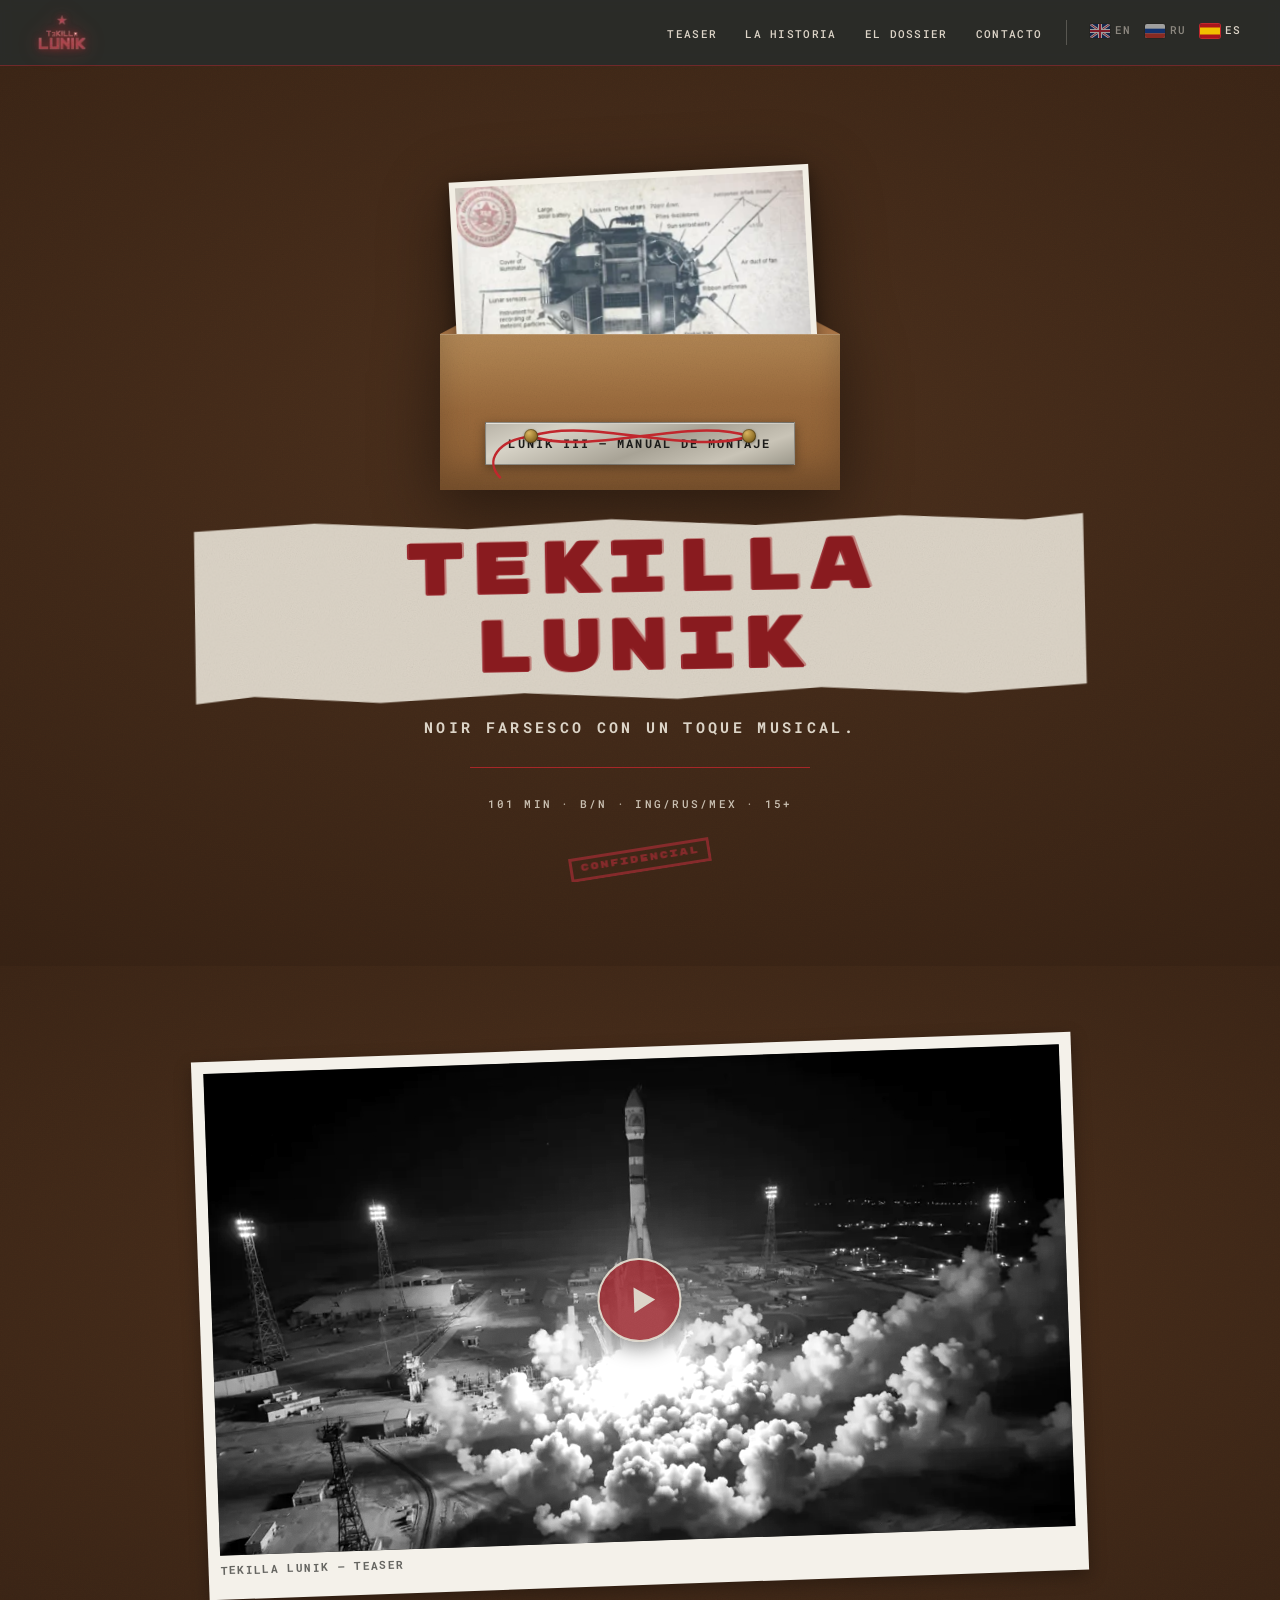
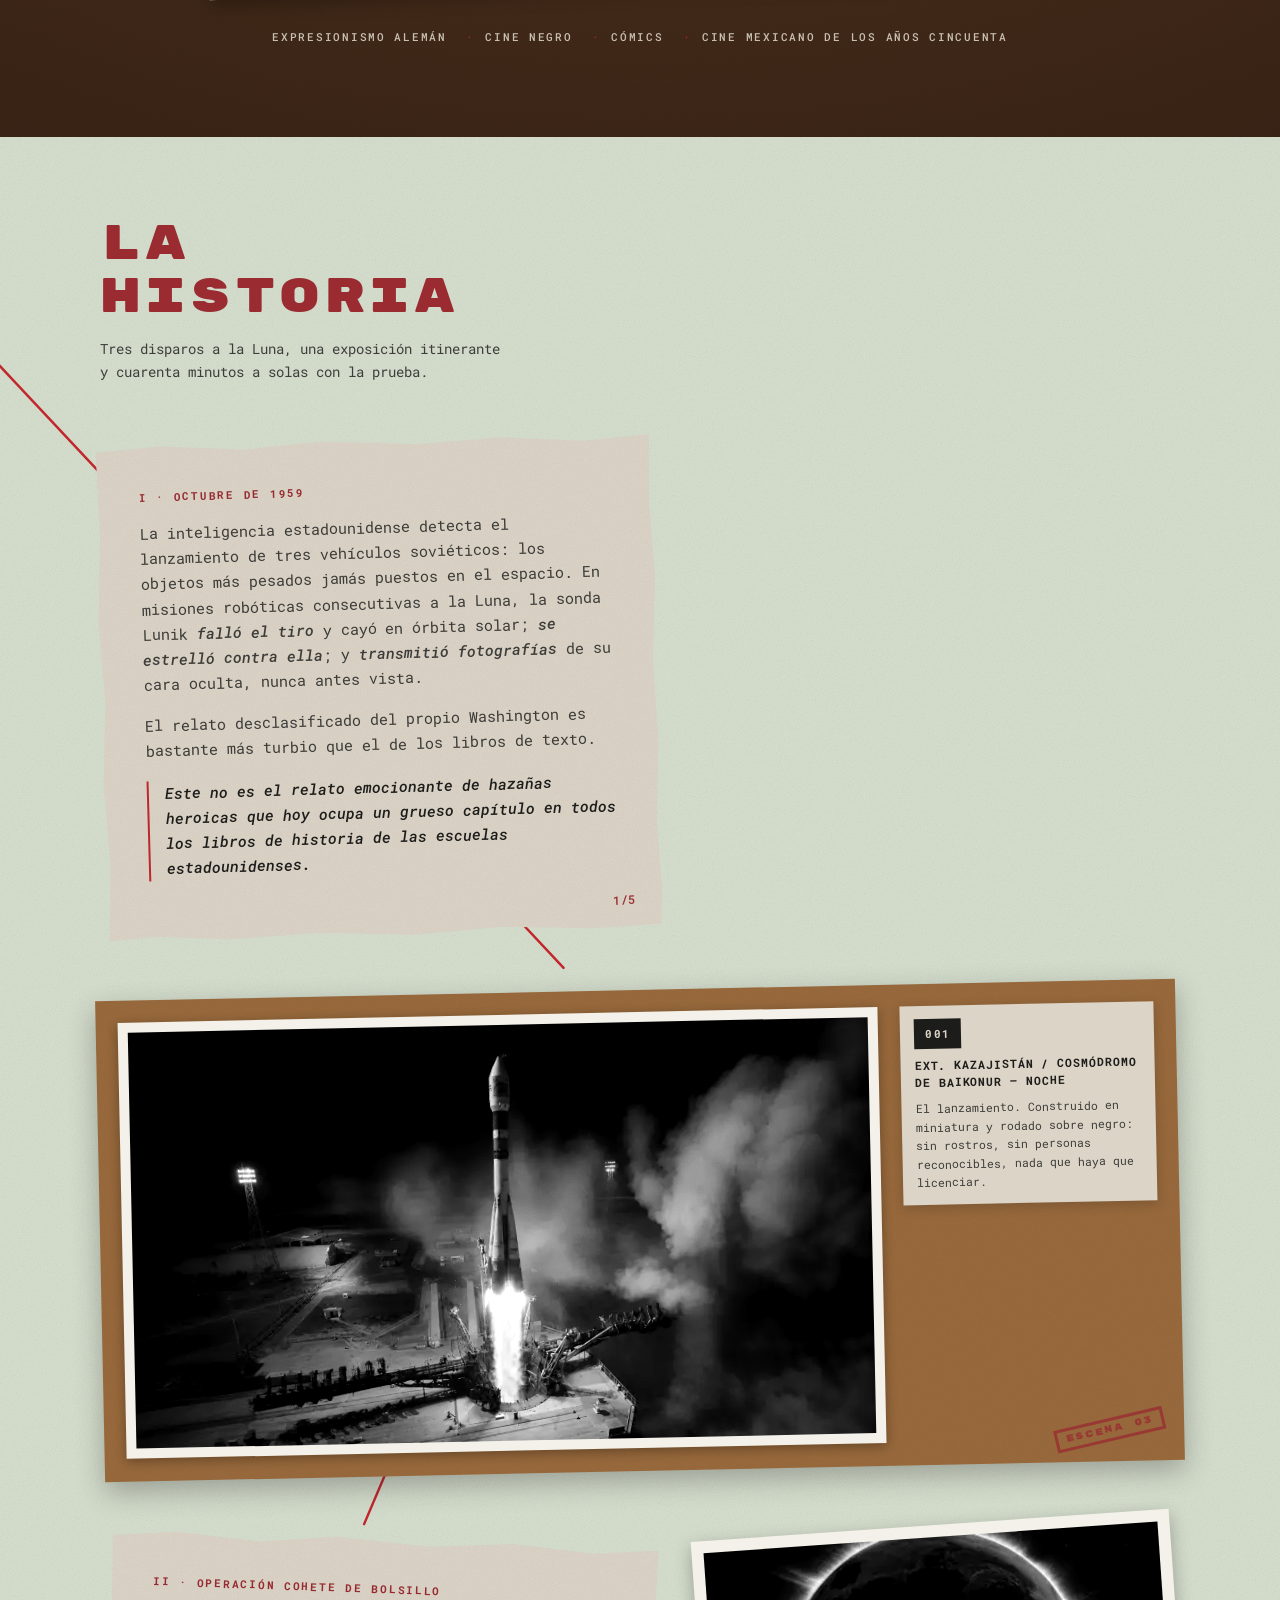
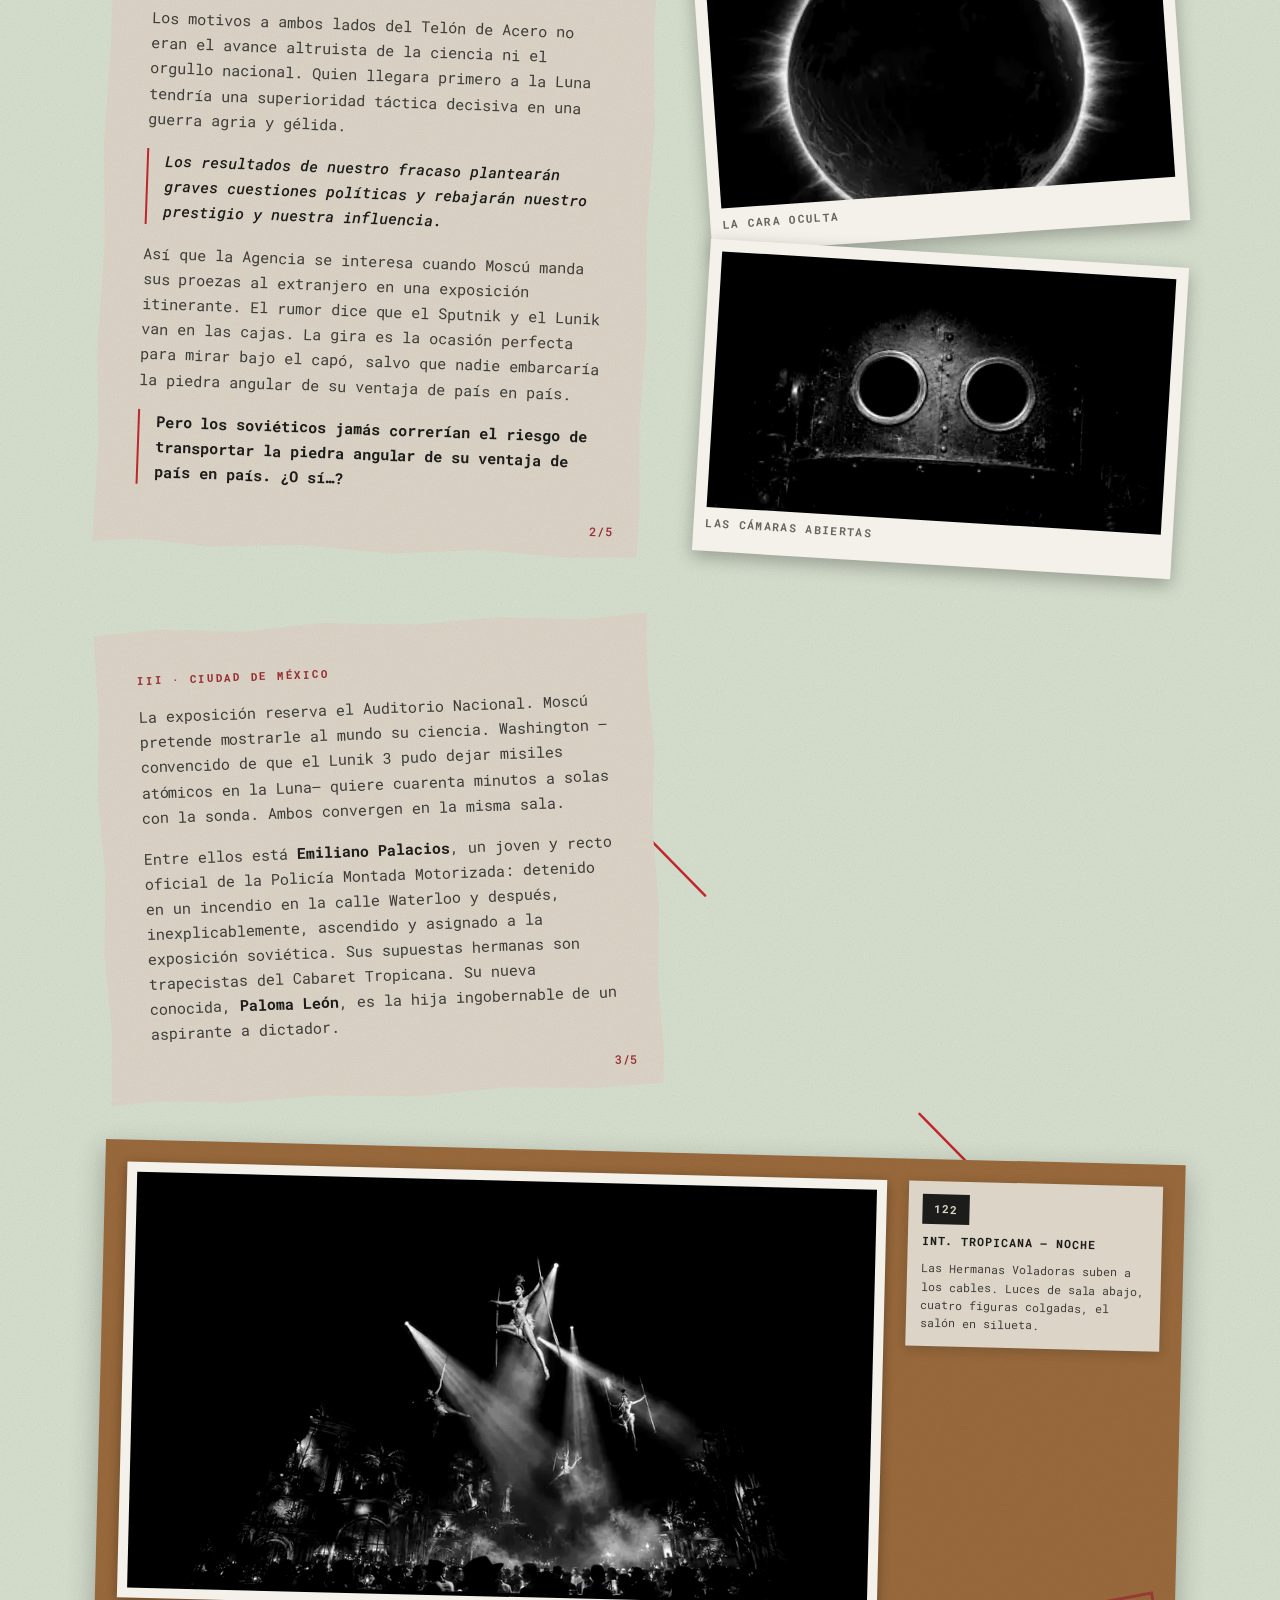
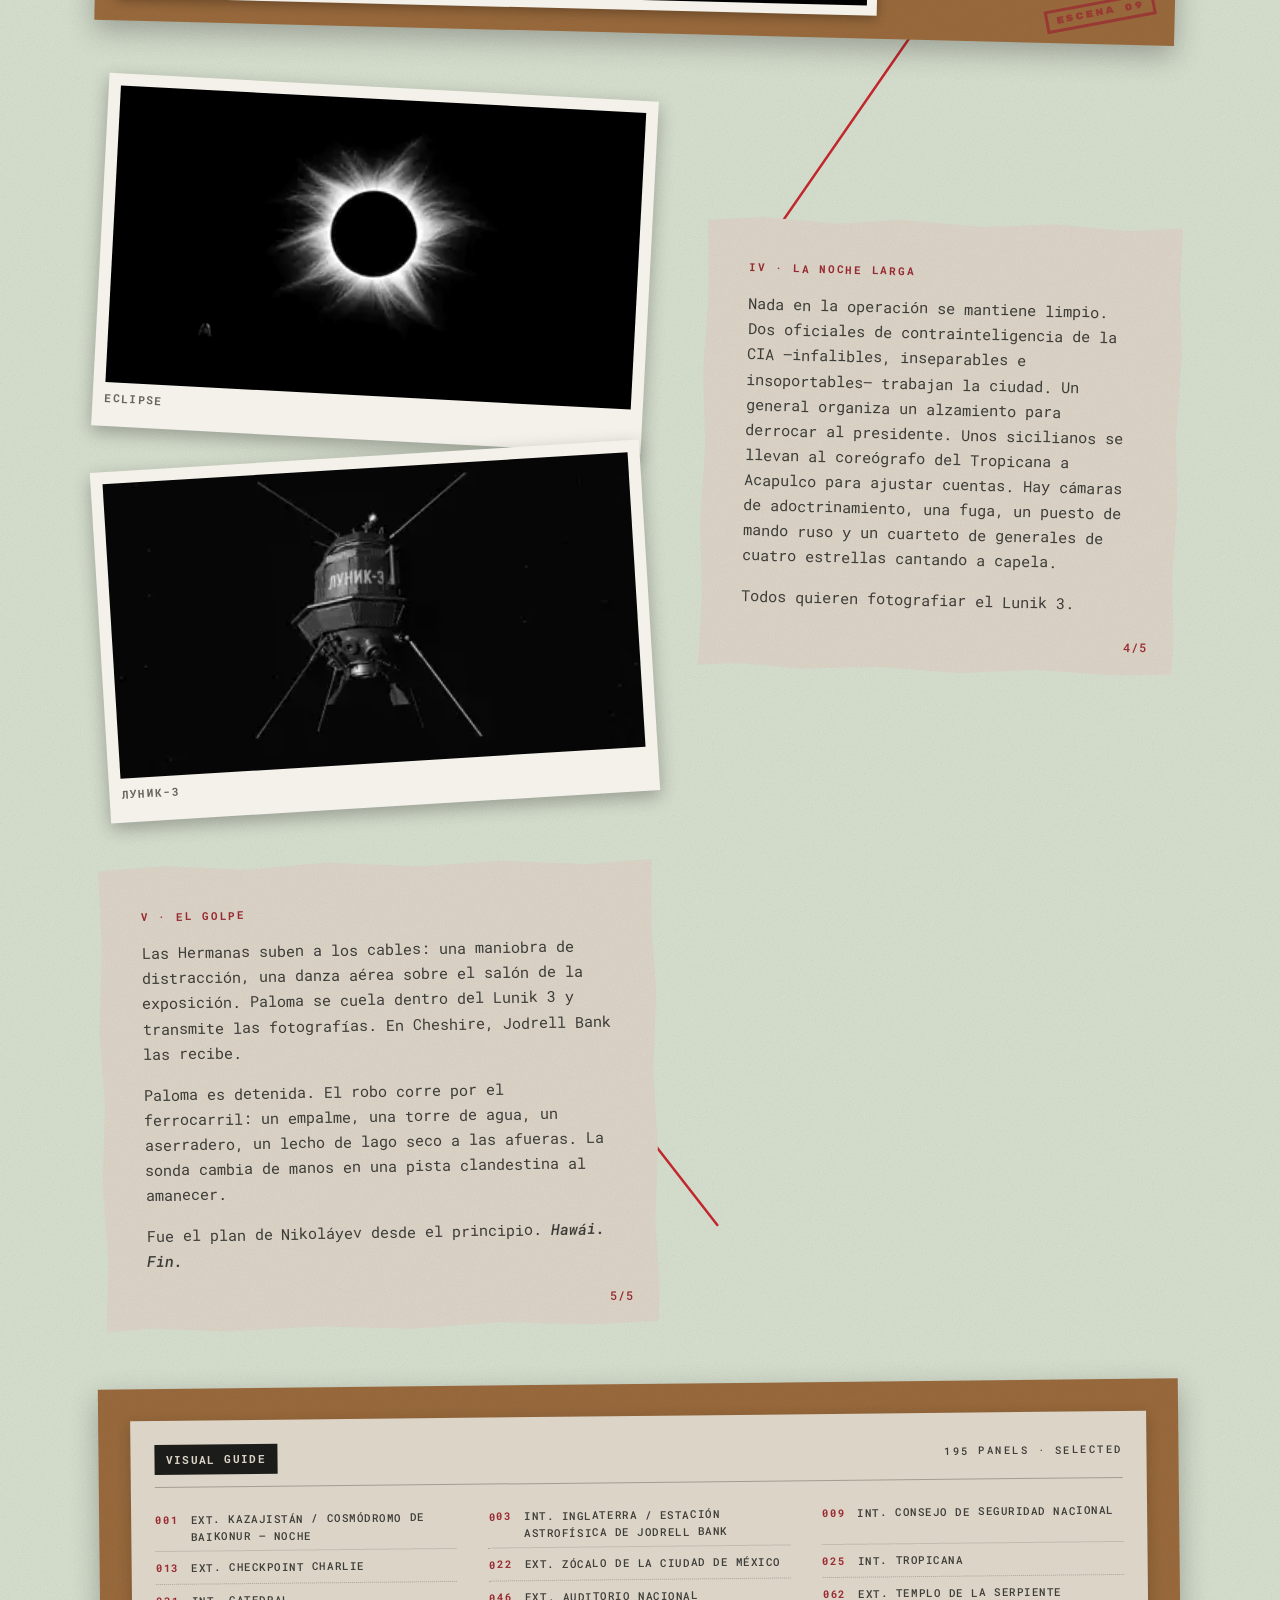
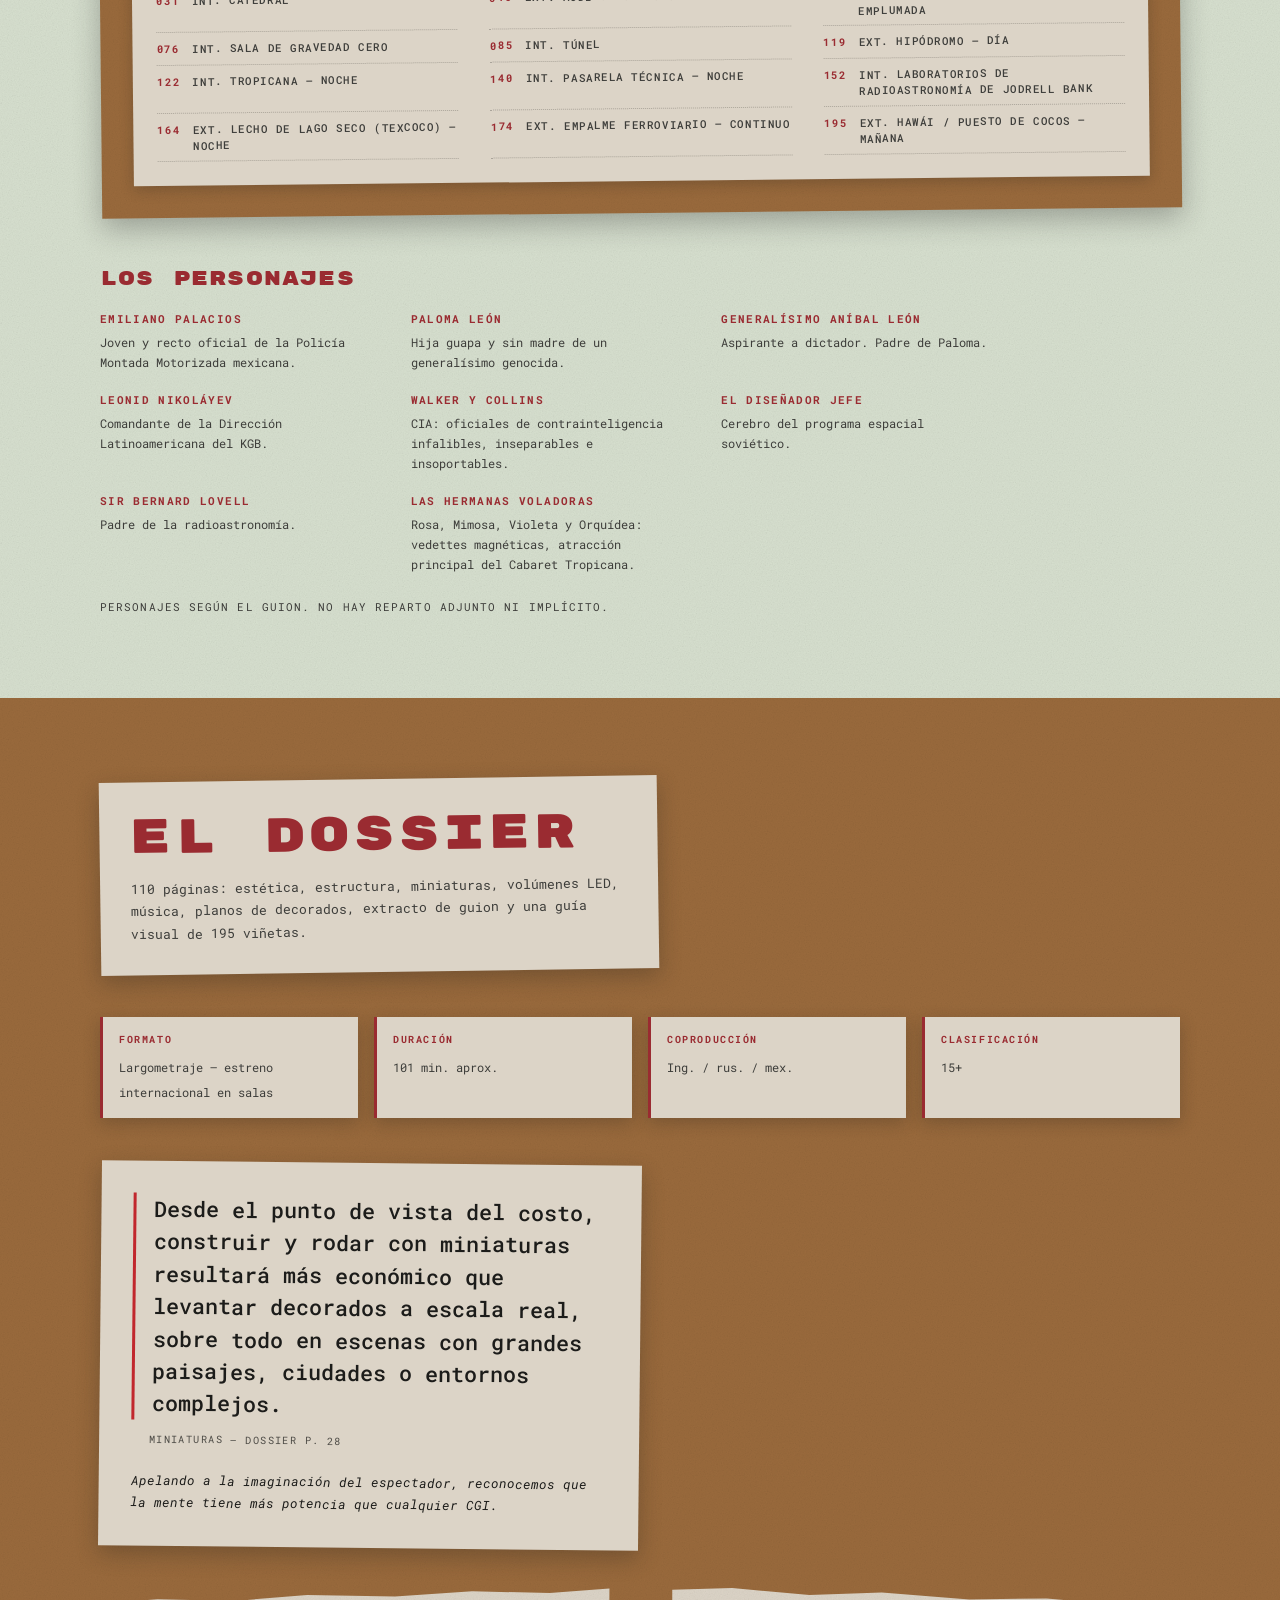
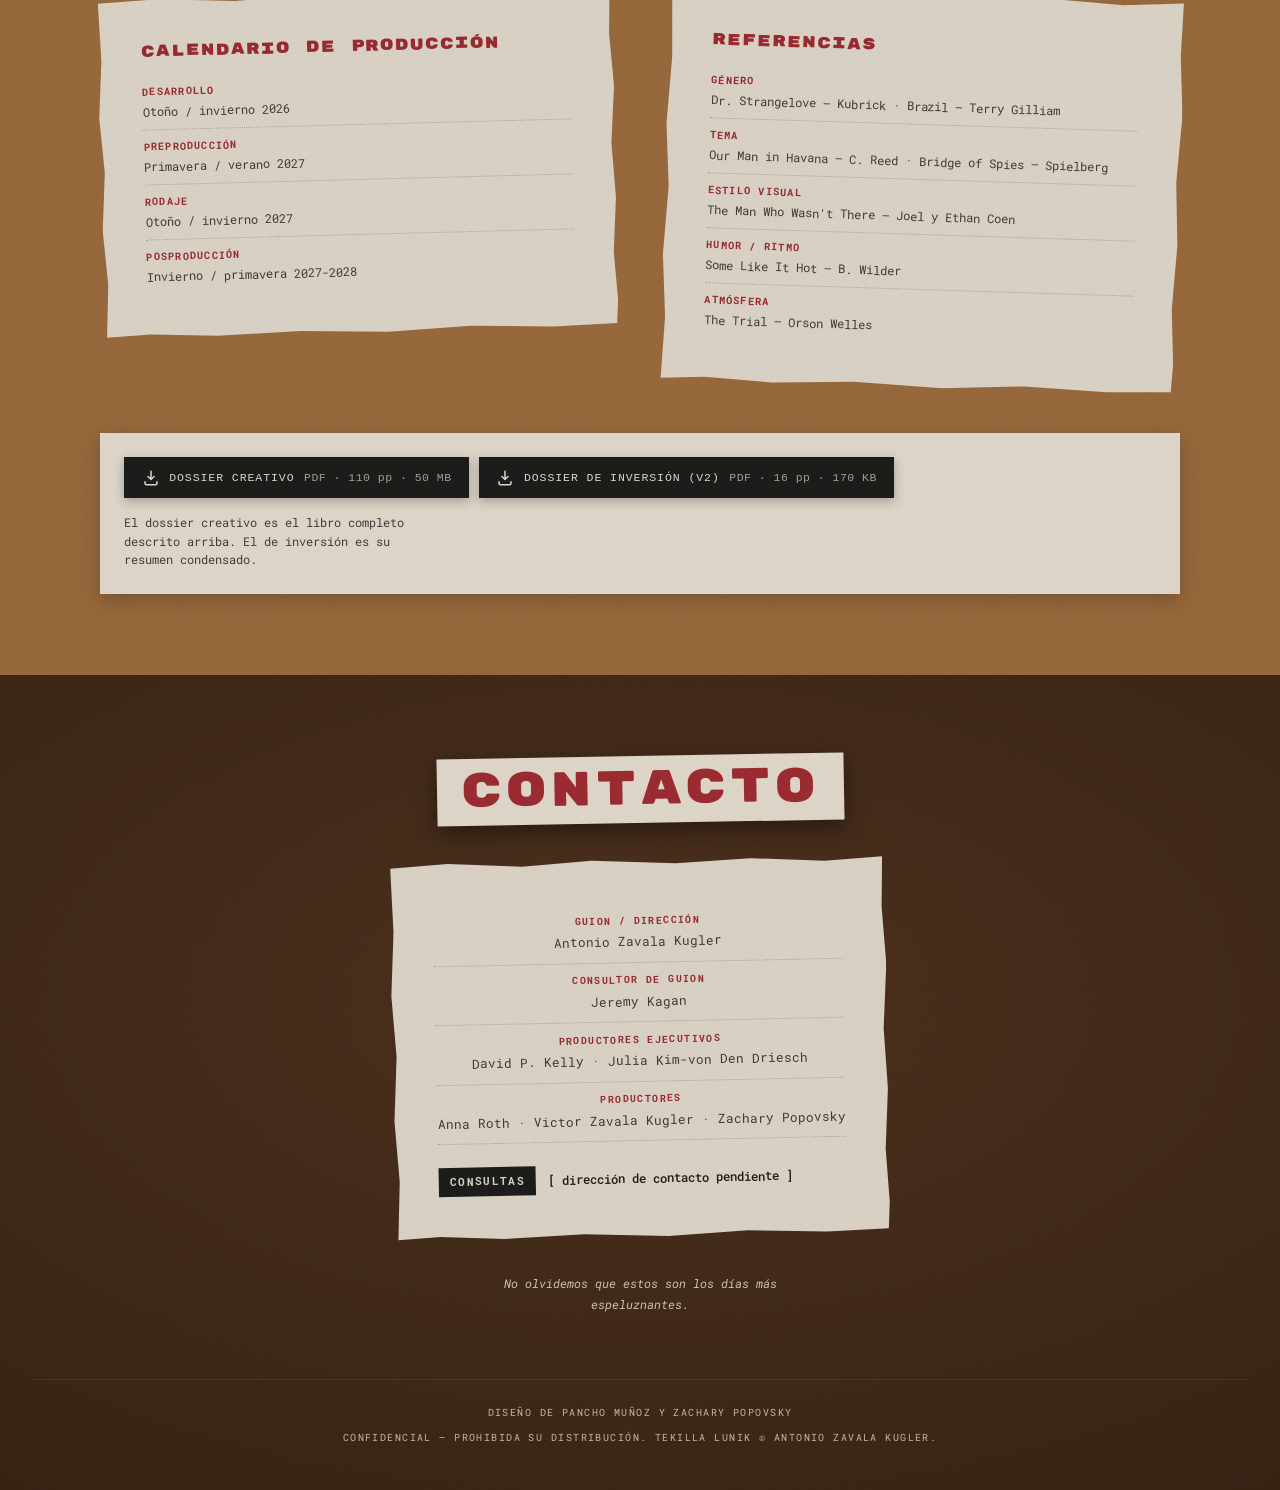
<file: es/index.html>
<!DOCTYPE html><html lang="es"> <head><meta charset="utf-8"><meta name="viewport" content="width=device-width, initial-scale=1"><!-- Gated by Cloudflare Access and kept out of search engines (noindex).
         Share-preview (Open Graph / Twitter) tags are intentionally present
         below so the link unfurls with the film key art on WhatsApp, etc. --><meta name="robots" content="noindex, nofollow, max-image-preview:large"><meta name="googlebot" content="noindex, nofollow, max-image-preview:large"><meta name="referrer" content="no-referrer"><title>TeKillA Lunik</title><meta name="description" content="TeKillA Lunik — el sitio oficial de la película. Mira el teaser."><!-- Open Graph / Twitter share preview --><meta property="og:type" content="website"><meta property="og:site_name" content="TeKillA Lunik"><meta property="og:title" content="TeKillA Lunik — Sitio oficial"><meta property="og:description" content="TeKillA Lunik — el sitio oficial de la película. Mira el teaser."><meta property="og:url" content="https://www.tekillalunik.movie/es/"><meta property="og:locale" content="es_ES"><meta property="og:locale:alternate" content="en_GB"><meta property="og:locale:alternate" content="ru_RU"><meta property="og:image" content="https://www.tekillalunik.movie/share-cover.jpg"><meta property="og:image:secure_url" content="https://www.tekillalunik.movie/share-cover.jpg"><meta property="og:image:type" content="image/jpeg"><meta property="og:image:width" content="1200"><meta property="og:image:height" content="630"><meta property="og:image:alt" content="Arte principal de TeKillA Lunik"><meta name="twitter:card" content="summary_large_image"><meta name="twitter:title" content="TeKillA Lunik — Sitio oficial"><meta name="twitter:description" content="TeKillA Lunik — el sitio oficial de la película. Mira el teaser."><meta name="twitter:image" content="https://www.tekillalunik.movie/share-cover.jpg"><meta name="twitter:image:alt" content="Arte principal de TeKillA Lunik"><link rel="icon" href="../favicon.svg" type="image/svg+xml"><!-- Motion gate. Runs before first paint so there is no flash of settled
         content. Only opts this page into the hidden start state if the browser
         can actually animate its way out of it. --><script>
      (function () {
        try {
          var ok =
            'IntersectionObserver' in window &&
            !window.matchMedia('(prefers-reduced-motion: reduce)').matches;
          if (ok) document.documentElement.classList.add('motion-ready');
        } catch (e) {
          /* leave content visible */
        }
      })();
    </script><link rel="stylesheet" href="../_astro/index.CC6eWjBy.css">
<link rel="stylesheet" href="../_astro/index.BbJB75L6.css"><style>.langs__link[data-astro-cid-vz7s5kwg]{display:inline-flex;align-items:center;gap:.45em}.langs__link[data-astro-cid-vz7s5kwg] .flag{width:1.25rem;height:.875rem;flex:none;border-radius:2px;box-shadow:0 0 0 1px rgba(0,0,0,.22);display:block}.langs__link[data-astro-cid-vz7s5kwg].is-current .flag{box-shadow:0 0 0 1px var(--color-red-string)}.langs__code[data-astro-cid-vz7s5kwg],.langs__code{display:inline-block}</style></head> <body>  <a class="skip" href="#teaser" data-astro-cid-s3aaztkf>Saltar al teaser</a> <nav class="anchor-nav" aria-label="Secciones" data-astro-cid-vz7s5kwg> <!-- The alt carries the accessible name for the home link — with an image
       brand there is no text left to name it. --> <a class="anchor-nav__brand" href="#top" data-astro-cid-vz7s5kwg> <img src="../_astro/logo.BN6wYalx_Zt6cR2.webp" srcset="../_astro/logo.BN6wYalx_ZTqSJm.webp 64w, ../_astro/logo.BN6wYalx_ZvemDL.webp 128w, ../_astro/logo.BN6wYalx_17uuWt.webp 192w" alt="TeKillA Lunik — volver arriba" sizes="64px" loading="eager" data-astro-cid-vz7s5kwg="true" decoding="async" fetchpriority="auto" width="433" height="268"> </a> <div class="anchor-nav__right" data-astro-cid-vz7s5kwg> <ul class="anchor-nav__links" data-astro-cid-vz7s5kwg> <li data-astro-cid-vz7s5kwg> <a href="#teaser" data-astro-cid-vz7s5kwg>Teaser</a> </li><li data-astro-cid-vz7s5kwg> <a href="#story" data-astro-cid-vz7s5kwg>La Historia</a> </li><li data-astro-cid-vz7s5kwg> <a href="#deck" data-astro-cid-vz7s5kwg>El Dossier</a> </li><li data-astro-cid-vz7s5kwg> <a href="#contact" data-astro-cid-vz7s5kwg>Contacto</a> </li> </ul> <!-- Real links to real URLs, not a JS toggle: a specific language can be
         sent to a specific investor, and it works with scripting off. hreflang
         lets assistive tech announce the switch target in its own language. --> <ul class="langs" aria-label="Idioma" data-astro-cid-vz7s5kwg> <li data-astro-cid-vz7s5kwg> <a href="../" hreflang="en" lang="en" class="langs__link" title="English" aria-label="English" data-astro-cid-vz7s5kwg><svg class="flag" viewBox="0 0 20 14" aria-hidden="true" focusable="false"><rect width="20" height="14" fill="#012169"/><path d="M0,0 20,14 M20,0 0,14" stroke="#fff" stroke-width="2.6"/><path d="M0,0 20,14 M20,0 0,14" stroke="#C8102E" stroke-width="1"/><rect x="8" width="4" height="14" fill="#fff"/><rect y="5" width="20" height="4" fill="#fff"/><rect x="9" width="2" height="14" fill="#C8102E"/><rect y="6" width="20" height="2" fill="#C8102E"/></svg><span class="langs__code" data-astro-cid-vz7s5kwg>EN</span></a> </li><li data-astro-cid-vz7s5kwg> <a href="../ru/" hreflang="ru" lang="ru" class="langs__link" title="Русский" aria-label="Русский" data-astro-cid-vz7s5kwg><svg class="flag" viewBox="0 0 20 14" aria-hidden="true" focusable="false"><rect width="20" height="14" fill="#fff"/><rect y="4.6667" width="20" height="4.6667" fill="#0039A6"/><rect y="9.3333" width="20" height="4.6667" fill="#D52B1E"/></svg><span class="langs__code" data-astro-cid-vz7s5kwg>RU</span></a> </li><li data-astro-cid-vz7s5kwg> <a href="../es/" hreflang="es" lang="es" class="langs__link is-current" aria-current="true" title="Español" aria-label="Español" data-astro-cid-vz7s5kwg><svg class="flag" viewBox="0 0 20 14" aria-hidden="true" focusable="false"><rect width="20" height="14" fill="#AA151B"/><rect y="3.5" width="20" height="7" fill="#F1BF00"/></svg><span class="langs__code" data-astro-cid-vz7s5kwg>ES</span></a> </li> </ul> </div> </nav>  <main id="top" data-astro-cid-s3aaztkf> <!-- ================= HERO — "the dossier" ================= --> <section class="hero ground-wood" data-astro-cid-s3aaztkf> <div class="hero__inner" data-astro-cid-s3aaztkf> <div class="dossier hero__dossier" aria-hidden="true" data-astro-cid-56xfey36> <!-- Flap first, so it paints behind the sheet: an opened envelope folds its
       flap back behind whatever is coming out of it. --> <div class="dossier__flap" data-astro-cid-56xfey36></div> <div class="dossier__blueprint" data-astro-cid-56xfey36> <!-- Renders at ~312px inside the envelope. Capped at the source's own
             568px so it is never upscaled, and kept at a higher quality than a
             photo would need: this is line art with legible callout labels,
             which is exactly what low-quality webp smears first. --> <img src="../_astro/hero-blueprint.BAJOKcvA_Z14kSwt.webp" srcset="../_astro/hero-blueprint.BAJOKcvA_1hH6OA.webp 320w, ../_astro/hero-blueprint.BAJOKcvA_Z14kSwt.webp 568w" alt sizes="320px" loading="eager" data-astro-cid-56xfey36="true" decoding="async" fetchpriority="auto" width="568" height="343"> </div> <div class="dossier__body" data-astro-cid-56xfey36> <div class="dossier__plate" data-astro-cid-56xfey36> <span class="label-plate" data-astro-cid-56xfey36>Lunik III — Manual de Montaje</span> </div> <span class="eyelet dossier__eyelet dossier__eyelet--l" data-astro-cid-56xfey36></span> <span class="eyelet dossier__eyelet dossier__eyelet--r" data-astro-cid-56xfey36></span> <!-- The winding, drawn as one continuous figure-eight between the buttons.
         viewBox matches the front panel's own 400x156 box and scales with it,
         so the string stays on the eyelets instead of sliding onto the plate.
         Non-scaling stroke keeps it 2.5px under the non-uniform scale. --> <svg class="dossier__string" viewBox="0 0 400 156" preserveAspectRatio="none" fill="none" focusable="false" data-astro-cid-56xfey36> <path d="M91 102 C 150 82, 250 122, 309 102 C 250 82, 150 122, 91 102" stroke="var(--color-red-string)" stroke-width="2.5" stroke-linecap="round" vector-effect="non-scaling-stroke" data-astro-cid-56xfey36></path> <path d="M91 102 C 58 106, 44 126, 60 143" stroke="var(--color-red-string)" stroke-width="2.5" stroke-linecap="round" vector-effect="non-scaling-stroke" data-astro-cid-56xfey36></path> </svg> </div> </div>  <div class="hero__lockup" data-astro-cid-s3aaztkf> <!-- The title rides a torn cream band rather than sitting on bare
               wood. Red-stamp on wood is ~1.6:1 and unreadable; on paper-note
               it is ~5.2:1, and a pasted paper label is what the dossier
               metaphor wants anyway. The title is the brand and does not
               translate. --> <div class="hero__band" data-astro-cid-s3aaztkf> <h1 class="hero__title misregister" data-text="TeKillA Lunik" data-astro-cid-s3aaztkf>TeKillA Lunik</h1> </div> <p class="hero__tagline" data-astro-cid-s3aaztkf>Noir farsesco con un toque musical.</p> </div> <div class="hero__rule" aria-hidden="true" data-astro-cid-s3aaztkf></div> <p class="hero__facts" data-astro-cid-s3aaztkf>101 min · B/N · Ing/Rus/Mex · 15+</p> <div class="hero__stamp" data-astro-cid-s3aaztkf> <span class="stamp stamp-land" style="--rot:-9deg;" data-delay="900" aria-hidden="true"> Confidencial </span> </div> </div> </section> <!-- ================= TEASER ================= --> <section id="teaser" class="teaser-section ground-wood" data-astro-cid-s3aaztkf> <div class="teaser" data-astro-cid-r3rjpsun> <div class="teaser__frame polaroid" data-astro-cid-r3rjpsun> <div class="teaser__stage grain-over" data-file="../media/teaser.mp4" data-title="TeKillA Lunik — teaser" data-astro-cid-r3rjpsun> <!-- Capped at the source's own 1280px: asking for 1600 would upscale. --> <img src="../_astro/teaser-cover.5ueE1hpI_1X8Wn1.webp" srcset="../_astro/teaser-cover.5ueE1hpI_1jxYMq.webp 640w, ../_astro/teaser-cover.5ueE1hpI_2swgB9.webp 960w, ../_astro/teaser-cover.5ueE1hpI_1X8Wn1.webp 1280w" alt="Un cohete despegando de noche en Baikonur entre una enorme nube de escape, con reflectores por toda la plataforma." sizes="(max-width: 900px) 92vw, 880px" loading="eager" data-astro-cid-r3rjpsun="true" decoding="async" fetchpriority="auto" width="1280" height="720"> <button type="button" class="teaser__play" aria-label="Reproducir el teaser" data-astro-cid-r3rjpsun> <svg viewBox="0 0 24 24" width="34" height="34" aria-hidden="true" data-astro-cid-r3rjpsun> <polygon points="6,3 21,12 6,21" fill="currentColor" data-astro-cid-r3rjpsun></polygon> </svg> </button> </div> <div class="polaroid__caption" data-astro-cid-r3rjpsun>TeKillA Lunik — teaser</div> </div> </div> <script type="module">const i=document.querySelectorAll(".teaser__stage[data-embed], .teaser__stage[data-file]");i.forEach(t=>{const a=t.querySelector(".teaser__play");a&&a.addEventListener("click",()=>{const l=t.dataset.embed,c=t.dataset.file;if(l){const r=document.createElement("iframe");r.src=l,r.title=t.dataset.title??"Teaser",r.allow="autoplay; fullscreen; picture-in-picture",r.setAttribute("allowfullscreen",""),r.className="teaser__iframe",r.referrerPolicy="strict-origin",t.replaceChildren(r);return}if(!c)return;const e=document.createElement("video");e.src=c,e.className="teaser__video",e.controls=!0,e.autoplay=!0,e.playsInline=!0,e.preload="auto",e.setAttribute("controlslist","nodownload"),e.setAttribute("title",t.dataset.title??"Teaser"),t.replaceChildren(e),e.play().catch(()=>{})})});</script>  <ul class="teaser-influences" data-astro-cid-s3aaztkf> <li data-astro-cid-s3aaztkf>Expresionismo alemán</li><li data-astro-cid-s3aaztkf>Cine negro</li><li data-astro-cid-s3aaztkf>Cómics</li><li data-astro-cid-s3aaztkf>Cine mexicano de los años cincuenta</li> </ul> </section> <!-- ================= THE STORY ================= --> <section id="story" class="story ground-sage" data-astro-cid-s3aaztkf> <!-- The through-line of the investigation and of the scroll. --> <svg class="string-draw story__string" viewBox="0 0 100 100" preserveAspectRatio="none" aria-hidden="true" focusable="false" style="position:absolute; inset:0; width:100%; height:100%; pointer-events:none; z-index:1;"> <path d="M -5 3 L 46 16 L 14 34 L 88 52 L 30 72 L 105 95" fill="none" stroke="var(--color-red-string)" stroke-width="2.5" stroke-linecap="round" vector-effect="non-scaling-stroke"></path> </svg> <div class="story__inner" data-astro-cid-s3aaztkf> <header class="story__head" data-astro-cid-s3aaztkf> <h2 class="section-title" data-astro-cid-s3aaztkf>La Historia</h2> <p class="story__standfirst" data-astro-cid-s3aaztkf>Tres disparos a la Luna, una exposición itinerante y cuarenta minutos a solas con la prueba.</p> </header> <!-- I --> <div class="story__row story__row--wide" data-astro-cid-s3aaztkf> <div class="paper-sheet prose-dossier settle story__sheet" style="--rot:-1.6deg; --settle-from:-3.6deg;" data-delay="0">  <p class="story__beat" data-astro-cid-s3aaztkf>I · Octubre de 1959</p> <p data-astro-cid-s3aaztkf>La inteligencia estadounidense detecta el lanzamiento de tres vehículos soviéticos: los objetos más pesados jamás puestos en el espacio. En misiones robóticas consecutivas a la Luna, la sonda Lunik <em>falló el tiro</em> y cayó en órbita solar; <em>se estrelló contra ella</em>; y <em>transmitió fotografías</em> de su cara oculta, nunca antes vista.</p><p data-astro-cid-s3aaztkf>El relato desclasificado del propio Washington es bastante más turbio que el de los libros de texto.</p><blockquote class="story__quote" data-astro-cid-s3aaztkf>Este no es el relato emocionante de hazañas heroicas que hoy ocupa un grueso capítulo en todos los libros de historia de las escuelas estadounidenses.</blockquote>  <span class="paper-sheet__counter">1/5</span> </div> </div> <figure class="storyboard-panel ground-kraft settle story__panel" style="--rot:-1.2deg; --settle-from:-3.2deg;" data-delay="0" data-astro-cid-nzjdxygp> <div class="storyboard-panel__grid" data-astro-cid-nzjdxygp> <div class="storyboard-panel__frame" data-astro-cid-nzjdxygp> <div class="grain-over" data-astro-cid-nzjdxygp> <img src="../_astro/03-baikonur-liftoff.D4xRCDU0_Z1NYxg9.webp" srcset="../_astro/03-baikonur-liftoff.D4xRCDU0_Z157FnE.webp 480w, ../_astro/03-baikonur-liftoff.D4xRCDU0_25kSPT.webp 800w, ../_astro/03-baikonur-liftoff.D4xRCDU0_ZsRm2b.webp 1100w" alt="Un cohete despegando de la plataforma en Baikonur de noche, motores encendidos, torres de servicio apartándose." sizes="(max-width: 640px) 88vw, (max-width: 1100px) 60vw, 700px" loading="lazy" decoding="async" data-astro-cid-nzjdxygp="true" fetchpriority="auto" width="1800" height="1013"> </div> </div> <figcaption class="storyboard-panel__notes" data-astro-cid-nzjdxygp> <span class="slug-tab" data-astro-cid-nzjdxygp>001</span> <p class="storyboard-panel__slug" data-astro-cid-nzjdxygp>Ext. Kazajistán / Cosmódromo de Baikonur — Noche</p> <p class="storyboard-panel__note" data-astro-cid-nzjdxygp>El lanzamiento. Construido en miniatura y rodado sobre negro: sin rostros, sin personas reconocibles, nada que haya que licenciar.</p> </figcaption> </div> <div class="storyboard-panel__stamp" data-astro-cid-nzjdxygp> <span class="stamp stamp-land" style="--rot:-12deg;" data-delay="260" aria-hidden="true"> Escena 03 </span> </div> </figure>  <!-- II --> <div class="story__row story__row--split" data-astro-cid-s3aaztkf> <div class="paper-sheet prose-dossier settle story__sheet" style="--rot:2deg; --settle-from:0deg;" data-delay="0">  <p class="story__beat" data-astro-cid-s3aaztkf>II · Operación Cohete de Bolsillo</p> <p data-astro-cid-s3aaztkf>Los motivos a ambos lados del Telón de Acero no eran el avance altruista de la ciencia ni el orgullo nacional. Quien llegara primero a la Luna tendría una superioridad táctica decisiva en una guerra agria y gélida.</p><blockquote class="story__quote" data-astro-cid-s3aaztkf>Los resultados de nuestro fracaso plantearán graves cuestiones políticas y rebajarán nuestro prestigio y nuestra influencia.</blockquote> <p data-astro-cid-s3aaztkf>Así que la Agencia se interesa cuando Moscú manda sus proezas al extranjero en una exposición itinerante. El rumor dice que el Sputnik y el Lunik van en las cajas. La gira es la ocasión perfecta para mirar bajo el capó, salvo que nadie embarcaría la piedra angular de su ventaja de país en país.</p><blockquote class="story__quote story__quote--hook" data-astro-cid-s3aaztkf> Pero los soviéticos jamás correrían el riesgo de transportar la piedra angular de su ventaja de país en país. ¿O sí…? </blockquote>  <span class="paper-sheet__counter">2/5</span> </div> <div class="story__cluster" data-astro-cid-s3aaztkf> <figure class="polaroid settle story__pola" style="--rot:-4deg; --settle-from:-7deg;" data-delay="0"> <div class="grain-over"> <img src="../_astro/05-farside.bltbNIgz_lYBTT.webp" srcset="../_astro/05-farside.bltbNIgz_1LdxKi.webp 360w, ../_astro/05-farside.bltbNIgz_1HPLB3.webp 720w" alt="La cara oculta de la Luna en eclipse: más un hueco que una roca." sizes="(max-width: 780px) 70vw, 340px" loading="lazy" decoding="async" fetchpriority="auto" width="1800" height="1013"> </div> <figcaption class="polaroid__caption">La cara oculta</figcaption> </figure> <figure class="polaroid settle story__pola story__pola--offset" style="--rot:3.5deg; --settle-from:0.5deg;" data-delay="120"> <div class="grain-over"> <img src="../_astro/05-ports-open.BW4LfNXn_XGYsn.webp" srcset="../_astro/05-ports-open.BW4LfNXn_2wgcpL.webp 360w, ../_astro/05-ports-open.BW4LfNXn_Z2a5QE1.webp 720w" alt="Macro del casco remachado de la sonda: las tapas de ambos objetivos retiradas, las aberturas mirando al frente." sizes="(max-width: 780px) 70vw, 340px" loading="lazy" decoding="async" fetchpriority="auto" width="1800" height="1013"> </div> <figcaption class="polaroid__caption">Las cámaras abiertas</figcaption> </figure> </div> </div> <!-- III --> <div class="story__row story__row--wide" data-astro-cid-s3aaztkf> <div class="paper-sheet prose-dossier settle story__sheet" style="--rot:-2.2deg; --settle-from:-4.2deg;" data-delay="0">  <p class="story__beat" data-astro-cid-s3aaztkf>III · Ciudad de México</p> <p data-astro-cid-s3aaztkf>La exposición reserva el Auditorio Nacional. Moscú pretende mostrarle al mundo su ciencia. Washington —convencido de que el Lunik 3 pudo dejar misiles atómicos en la Luna— quiere cuarenta minutos a solas con la sonda. Ambos convergen en la misma sala.</p><p data-astro-cid-s3aaztkf>Entre ellos está <strong>Emiliano Palacios</strong>, un joven y recto oficial de la Policía Montada Motorizada: detenido en un incendio en la calle Waterloo y después, inexplicablemente, ascendido y asignado a la exposición soviética. Sus supuestas hermanas son trapecistas del Cabaret Tropicana. Su nueva conocida, <strong>Paloma León</strong>, es la hija ingobernable de un aspirante a dictador.</p> <span class="paper-sheet__counter">3/5</span> </div> </div> <figure class="storyboard-panel ground-kraft settle story__panel" style="--rot:1.4deg; --settle-from:-0.6000000000000001deg;" data-delay="0" data-astro-cid-nzjdxygp> <div class="storyboard-panel__grid" data-astro-cid-nzjdxygp> <div class="storyboard-panel__frame" data-astro-cid-nzjdxygp> <div class="grain-over" data-astro-cid-nzjdxygp> <img src="../_astro/09-tropicana.AUNc6jVQ_Z1TDI3R.webp" srcset="../_astro/09-tropicana.AUNc6jVQ_Z262PMR.webp 480w, ../_astro/09-tropicana.AUNc6jVQ_ZmlFKc.webp 800w, ../_astro/09-tropicana.AUNc6jVQ_Z2f8fmz.webp 1100w" alt="Trapecistas suspendidas entre haces de reflectores cruzados sobre el cabaret Tropicana, el público en silueta." sizes="(max-width: 640px) 88vw, (max-width: 1100px) 60vw, 700px" loading="lazy" decoding="async" data-astro-cid-nzjdxygp="true" fetchpriority="auto" width="1800" height="1013"> </div> </div> <figcaption class="storyboard-panel__notes" data-astro-cid-nzjdxygp> <span class="slug-tab" data-astro-cid-nzjdxygp>122</span> <p class="storyboard-panel__slug" data-astro-cid-nzjdxygp>Int. Tropicana — Noche</p> <p class="storyboard-panel__note" data-astro-cid-nzjdxygp>Las Hermanas Voladoras suben a los cables. Luces de sala abajo, cuatro figuras colgadas, el salón en silueta.</p> </figcaption> </div> <div class="storyboard-panel__stamp" data-astro-cid-nzjdxygp> <span class="stamp stamp-land" style="--rot:-12deg;" data-delay="260" aria-hidden="true"> Escena 09 </span> </div> </figure>  <!-- IV --> <div class="story__row story__row--split story__row--reverse" data-astro-cid-s3aaztkf> <div class="paper-sheet prose-dossier settle story__sheet" style="--rot:1.4deg; --settle-from:-0.6000000000000001deg;" data-delay="0">  <p class="story__beat" data-astro-cid-s3aaztkf>IV · La noche larga</p> <p data-astro-cid-s3aaztkf>Nada en la operación se mantiene limpio. Dos oficiales de contrainteligencia de la CIA —infalibles, inseparables e insoportables— trabajan la ciudad. Un general organiza un alzamiento para derrocar al presidente. Unos sicilianos se llevan al coreógrafo del Tropicana a Acapulco para ajustar cuentas. Hay cámaras de adoctrinamiento, una fuga, un puesto de mando ruso y un cuarteto de generales de cuatro estrellas cantando a capela.</p><p data-astro-cid-s3aaztkf>Todos quieren fotografiar el Lunik 3.</p> <span class="paper-sheet__counter">4/5</span> </div> <div class="story__cluster" data-astro-cid-s3aaztkf> <figure class="polaroid settle story__pola" style="--rot:3deg; --settle-from:0deg;" data-delay="0"> <div class="grain-over"> <img src="../_astro/05-eclipse.ChaowxgN_15J3HT.webp" srcset="../_astro/05-eclipse.ChaowxgN_Z2iubPq.webp 360w, ../_astro/05-eclipse.ChaowxgN_Z2lQWYF.webp 720w" alt="Eclipse: la corona del sol ardiendo alrededor de un disco negro." sizes="(max-width: 780px) 70vw, 340px" loading="lazy" decoding="async" fetchpriority="auto" width="1800" height="1013"> </div> <figcaption class="polaroid__caption">Eclipse</figcaption> </figure> <figure class="polaroid settle story__pola story__pola--offset" style="--rot:-3.5deg; --settle-from:-6.5deg;" data-delay="120"> <div class="grain-over"> <img src="../_astro/05-lunik3-deployed.BMPiBYhZ_5zj1g.webp" srcset="../_astro/05-lunik3-deployed.BMPiBYhZ_FxBMd.webp 360w, ../_astro/05-lunik3-deployed.BMPiBYhZ_Z1H5UTU.webp 720w" alt="La sonda ЛУНИК-3 en el espacio, antenas totalmente desplegadas, estrellas al fondo." sizes="(max-width: 780px) 70vw, 340px" loading="lazy" decoding="async" fetchpriority="auto" width="1280" height="720"> </div> <figcaption class="polaroid__caption">Луник-3</figcaption> </figure> </div> </div> <!-- V --> <div class="story__row story__row--wide" data-astro-cid-s3aaztkf> <div class="paper-sheet prose-dossier settle story__sheet" style="--rot:-1deg; --settle-from:-3deg;" data-delay="0">  <p class="story__beat" data-astro-cid-s3aaztkf>V · El golpe</p> <p data-astro-cid-s3aaztkf>Las Hermanas suben a los cables: una maniobra de distracción, una danza aérea sobre el salón de la exposición. Paloma se cuela dentro del Lunik 3 y transmite las fotografías. En Cheshire, Jodrell Bank las recibe.</p><p data-astro-cid-s3aaztkf>Paloma es detenida. El robo corre por el ferrocarril: un empalme, una torre de agua, un aserradero, un lecho de lago seco a las afueras. La sonda cambia de manos en una pista clandestina al amanecer.</p><p data-astro-cid-s3aaztkf>Fue el plan de Nikoláyev desde el principio. <em>Hawái. Fin.</em></p> <span class="paper-sheet__counter">5/5</span> </div> </div> <div class="slug-board ground-kraft settle story__slugs" style="--rot:-0.6deg; --settle-from:-2.6deg;" data-astro-cid-ckegfo76> <!-- Head and list share one cream sheet rather than sitting on bare kraft:
       red-stamp on kraft is ~1.6:1 and ink on kraft ~3.7:1, both under AA.
       Paper pinned to a board is what the deck does anyway. --> <div class="slug-board__sheet" data-astro-cid-ckegfo76> <div class="slug-board__head" data-astro-cid-ckegfo76> <span class="slug-tab" data-astro-cid-ckegfo76>Visual guide</span> <span class="slug-board__meta" data-astro-cid-ckegfo76>195 panels · selected</span> </div> <ol class="slug-board__list" data-astro-cid-ckegfo76> <li data-astro-cid-ckegfo76> <span class="slug-board__n" data-astro-cid-ckegfo76>001</span> <span class="slug-board__slug" data-astro-cid-ckegfo76>EXT. KAZAJISTÁN / COSMÓDROMO DE BAIKONUR — NOCHE</span> </li><li data-astro-cid-ckegfo76> <span class="slug-board__n" data-astro-cid-ckegfo76>003</span> <span class="slug-board__slug" data-astro-cid-ckegfo76>INT. INGLATERRA / ESTACIÓN ASTROFÍSICA DE JODRELL BANK</span> </li><li data-astro-cid-ckegfo76> <span class="slug-board__n" data-astro-cid-ckegfo76>009</span> <span class="slug-board__slug" data-astro-cid-ckegfo76>INT. CONSEJO DE SEGURIDAD NACIONAL</span> </li><li data-astro-cid-ckegfo76> <span class="slug-board__n" data-astro-cid-ckegfo76>013</span> <span class="slug-board__slug" data-astro-cid-ckegfo76>EXT. CHECKPOINT CHARLIE</span> </li><li data-astro-cid-ckegfo76> <span class="slug-board__n" data-astro-cid-ckegfo76>022</span> <span class="slug-board__slug" data-astro-cid-ckegfo76>EXT. ZÓCALO DE LA CIUDAD DE MÉXICO</span> </li><li data-astro-cid-ckegfo76> <span class="slug-board__n" data-astro-cid-ckegfo76>025</span> <span class="slug-board__slug" data-astro-cid-ckegfo76>INT. TROPICANA</span> </li><li data-astro-cid-ckegfo76> <span class="slug-board__n" data-astro-cid-ckegfo76>031</span> <span class="slug-board__slug" data-astro-cid-ckegfo76>INT. CATEDRAL</span> </li><li data-astro-cid-ckegfo76> <span class="slug-board__n" data-astro-cid-ckegfo76>046</span> <span class="slug-board__slug" data-astro-cid-ckegfo76>EXT. AUDITORIO NACIONAL</span> </li><li data-astro-cid-ckegfo76> <span class="slug-board__n" data-astro-cid-ckegfo76>062</span> <span class="slug-board__slug" data-astro-cid-ckegfo76>EXT. TEMPLO DE LA SERPIENTE EMPLUMADA</span> </li><li data-astro-cid-ckegfo76> <span class="slug-board__n" data-astro-cid-ckegfo76>076</span> <span class="slug-board__slug" data-astro-cid-ckegfo76>INT. SALA DE GRAVEDAD CERO</span> </li><li data-astro-cid-ckegfo76> <span class="slug-board__n" data-astro-cid-ckegfo76>085</span> <span class="slug-board__slug" data-astro-cid-ckegfo76>INT. TÚNEL</span> </li><li data-astro-cid-ckegfo76> <span class="slug-board__n" data-astro-cid-ckegfo76>119</span> <span class="slug-board__slug" data-astro-cid-ckegfo76>EXT. HIPÓDROMO — DÍA</span> </li><li data-astro-cid-ckegfo76> <span class="slug-board__n" data-astro-cid-ckegfo76>122</span> <span class="slug-board__slug" data-astro-cid-ckegfo76>INT. TROPICANA — NOCHE</span> </li><li data-astro-cid-ckegfo76> <span class="slug-board__n" data-astro-cid-ckegfo76>140</span> <span class="slug-board__slug" data-astro-cid-ckegfo76>INT. PASARELA TÉCNICA — NOCHE</span> </li><li data-astro-cid-ckegfo76> <span class="slug-board__n" data-astro-cid-ckegfo76>152</span> <span class="slug-board__slug" data-astro-cid-ckegfo76>INT. LABORATORIOS DE RADIOASTRONOMÍA DE JODRELL BANK</span> </li><li data-astro-cid-ckegfo76> <span class="slug-board__n" data-astro-cid-ckegfo76>164</span> <span class="slug-board__slug" data-astro-cid-ckegfo76>EXT. LECHO DE LAGO SECO (TEXCOCO) — NOCHE</span> </li><li data-astro-cid-ckegfo76> <span class="slug-board__n" data-astro-cid-ckegfo76>174</span> <span class="slug-board__slug" data-astro-cid-ckegfo76>EXT. EMPALME FERROVIARIO — CONTINUO</span> </li><li data-astro-cid-ckegfo76> <span class="slug-board__n" data-astro-cid-ckegfo76>195</span> <span class="slug-board__slug" data-astro-cid-ckegfo76>EXT. HAWÁI / PUESTO DE COCOS — MAÑANA</span> </li> </ol> </div> </div>  <!-- Roles, never actors. --> <div class="story__roles" data-astro-cid-s3aaztkf> <h3 class="panel-head" data-astro-cid-s3aaztkf>Los Personajes</h3> <dl class="roles" data-astro-cid-s3aaztkf> <div class="roles__item" data-astro-cid-s3aaztkf> <dt data-astro-cid-s3aaztkf>Emiliano Palacios</dt> <dd data-astro-cid-s3aaztkf>Joven y recto oficial de la Policía Montada Motorizada mexicana.</dd> </div><div class="roles__item" data-astro-cid-s3aaztkf> <dt data-astro-cid-s3aaztkf>Paloma León</dt> <dd data-astro-cid-s3aaztkf>Hija guapa y sin madre de un generalísimo genocida.</dd> </div><div class="roles__item" data-astro-cid-s3aaztkf> <dt data-astro-cid-s3aaztkf>Generalísimo Aníbal León</dt> <dd data-astro-cid-s3aaztkf>Aspirante a dictador. Padre de Paloma.</dd> </div><div class="roles__item" data-astro-cid-s3aaztkf> <dt data-astro-cid-s3aaztkf>Leonid Nikoláyev</dt> <dd data-astro-cid-s3aaztkf>Comandante de la Dirección Latinoamericana del KGB.</dd> </div><div class="roles__item" data-astro-cid-s3aaztkf> <dt data-astro-cid-s3aaztkf>Walker y Collins</dt> <dd data-astro-cid-s3aaztkf>CIA: oficiales de contrainteligencia infalibles, inseparables e insoportables.</dd> </div><div class="roles__item" data-astro-cid-s3aaztkf> <dt data-astro-cid-s3aaztkf>El Diseñador Jefe</dt> <dd data-astro-cid-s3aaztkf>Cerebro del programa espacial soviético.</dd> </div><div class="roles__item" data-astro-cid-s3aaztkf> <dt data-astro-cid-s3aaztkf>Sir Bernard Lovell</dt> <dd data-astro-cid-s3aaztkf>Padre de la radioastronomía.</dd> </div><div class="roles__item" data-astro-cid-s3aaztkf> <dt data-astro-cid-s3aaztkf>Las Hermanas Voladoras</dt> <dd data-astro-cid-s3aaztkf>Rosa, Mimosa, Violeta y Orquídea: vedettes magnéticas, atracción principal del Cabaret Tropicana.</dd> </div> </dl> <p class="story__rolesnote" data-astro-cid-s3aaztkf>Personajes según el guion. No hay reparto adjunto ni implícito.</p> </div> </div> </section> <!-- ================= THE DECK ================= --> <section id="deck" class="deck ground-kraft" data-astro-cid-s3aaztkf> <div class="deck__inner" data-astro-cid-s3aaztkf> <header class="deck__head" data-astro-cid-s3aaztkf> <h2 class="section-title" data-astro-cid-s3aaztkf>El Dossier</h2> <p class="deck__standfirst" data-astro-cid-s3aaztkf>110 páginas: estética, estructura, miniaturas, volúmenes LED, música, planos de decorados, extracto de guion y una guía visual de 195 viñetas.</p> </header> <ul class="deck__facts" data-astro-cid-s3aaztkf> <li class="deck__fact" data-astro-cid-s3aaztkf> <span class="deck__fact-label" data-astro-cid-s3aaztkf>Formato</span> <span class="deck__fact-value" data-astro-cid-s3aaztkf>Largometraje — estreno internacional en salas</span> </li><li class="deck__fact" data-astro-cid-s3aaztkf> <span class="deck__fact-label" data-astro-cid-s3aaztkf>Duración</span> <span class="deck__fact-value" data-astro-cid-s3aaztkf>101 min. aprox.</span> </li><li class="deck__fact" data-astro-cid-s3aaztkf> <span class="deck__fact-label" data-astro-cid-s3aaztkf>Coproducción</span> <span class="deck__fact-value" data-astro-cid-s3aaztkf>Ing. / rus. / mex.</span> </li><li class="deck__fact" data-astro-cid-s3aaztkf> <span class="deck__fact-label" data-astro-cid-s3aaztkf>Clasificación</span> <span class="deck__fact-value" data-astro-cid-s3aaztkf>15+</span> </li> </ul> <!-- On a cream sheet, not bare kraft: the kraft ground caps at 3.66:1
             against every ink token, and this is the section's key sentence. --> <div class="deck__method" data-astro-cid-s3aaztkf> <blockquote class="deck__quote" data-astro-cid-s3aaztkf>Desde el punto de vista del costo, construir y rodar con miniaturas resultará más económico que levantar decorados a escala real, sobre todo en escenas con grandes paisajes, ciudades o entornos complejos.</blockquote> <p class="deck__attrib" data-astro-cid-s3aaztkf>Miniaturas — dossier p. 28</p> <p class="deck__method-note" data-astro-cid-s3aaztkf>Apelando a la imaginación del espectador, reconocemos que la mente tiene más potencia que cualquier CGI.</p> </div> <div class="deck__cols" data-astro-cid-s3aaztkf> <div class="paper-sheet prose-dossier settle deck__sheet" style="--rot:-1.5deg; --settle-from:-3.5deg;" data-delay="0">  <h3 class="panel-head deck__subhead" data-astro-cid-s3aaztkf>Calendario de producción</h3> <dl class="timeline" data-astro-cid-s3aaztkf> <div class="timeline__row" data-astro-cid-s3aaztkf> <dt data-astro-cid-s3aaztkf>Desarrollo</dt> <dd data-astro-cid-s3aaztkf>Otoño / invierno 2026</dd> </div><div class="timeline__row" data-astro-cid-s3aaztkf> <dt data-astro-cid-s3aaztkf>Preproducción</dt> <dd data-astro-cid-s3aaztkf>Primavera / verano 2027</dd> </div><div class="timeline__row" data-astro-cid-s3aaztkf> <dt data-astro-cid-s3aaztkf>Rodaje</dt> <dd data-astro-cid-s3aaztkf>Otoño / invierno 2027</dd> </div><div class="timeline__row" data-astro-cid-s3aaztkf> <dt data-astro-cid-s3aaztkf>Posproducción</dt> <dd data-astro-cid-s3aaztkf>Invierno / primavera 2027-2028</dd> </div> </dl>   </div> <div class="paper-sheet prose-dossier settle deck__sheet" style="--rot:1.8deg; --settle-from:-0.19999999999999996deg;" data-delay="120">  <h3 class="panel-head deck__subhead" data-astro-cid-s3aaztkf>Referencias</h3> <dl class="timeline" data-astro-cid-s3aaztkf> <div class="timeline__row" data-astro-cid-s3aaztkf> <dt data-astro-cid-s3aaztkf>Género</dt> <dd data-astro-cid-s3aaztkf>Dr. Strangelove — Kubrick · Brazil — Terry Gilliam</dd> </div><div class="timeline__row" data-astro-cid-s3aaztkf> <dt data-astro-cid-s3aaztkf>Tema</dt> <dd data-astro-cid-s3aaztkf>Our Man in Havana — C. Reed · Bridge of Spies — Spielberg</dd> </div><div class="timeline__row" data-astro-cid-s3aaztkf> <dt data-astro-cid-s3aaztkf>Estilo visual</dt> <dd data-astro-cid-s3aaztkf>The Man Who Wasn&#39;t There — Joel y Ethan Coen</dd> </div><div class="timeline__row" data-astro-cid-s3aaztkf> <dt data-astro-cid-s3aaztkf>Humor / ritmo</dt> <dd data-astro-cid-s3aaztkf>Some Like It Hot — B. Wilder</dd> </div><div class="timeline__row" data-astro-cid-s3aaztkf> <dt data-astro-cid-s3aaztkf>Atmósfera</dt> <dd data-astro-cid-s3aaztkf>The Trial — Orson Welles</dd> </div> </dl>   </div> </div> <div class="deck__access" data-astro-cid-s3aaztkf> <div class="deck__downloads" data-astro-cid-s3aaztkf> <a class="deck__download" href="../docs/TeKillA-Lunik-Creative-Deck.pdf" download data-astro-cid-s3aaztkf> <svg viewBox="0 0 24 24" width="18" height="18" aria-hidden="true" data-astro-cid-s3aaztkf> <path d="M12 3v11m0 0 4-4m-4 4-4-4M4 17v2a2 2 0 0 0 2 2h12a2 2 0 0 0 2-2v-2" fill="none" stroke="currentColor" stroke-width="2" stroke-linecap="round" stroke-linejoin="round" data-astro-cid-s3aaztkf></path> </svg> <span class="deck__download-label" data-astro-cid-s3aaztkf>Dossier creativo</span> <span class="deck__download-meta" data-astro-cid-s3aaztkf>PDF · 110 pp · 50 MB</span> </a><a class="deck__download" href="../docs/TeKillA-Lunik-Investor-Deck-v2.pdf" download data-astro-cid-s3aaztkf> <svg viewBox="0 0 24 24" width="18" height="18" aria-hidden="true" data-astro-cid-s3aaztkf> <path d="M12 3v11m0 0 4-4m-4 4-4-4M4 17v2a2 2 0 0 0 2 2h12a2 2 0 0 0 2-2v-2" fill="none" stroke="currentColor" stroke-width="2" stroke-linecap="round" stroke-linejoin="round" data-astro-cid-s3aaztkf></path> </svg> <span class="deck__download-label" data-astro-cid-s3aaztkf>Dossier de inversión (v2)</span> <span class="deck__download-meta" data-astro-cid-s3aaztkf>PDF · 16 pp · 170 KB</span> </a> </div> <p class="deck__access-note" data-astro-cid-s3aaztkf>El dossier creativo es el libro completo descrito arriba. El de inversión es su resumen condensado.</p> </div> </div> </section> <!-- ================= CONTACT ================= --> <section id="contact" class="contact ground-wood" data-astro-cid-s3aaztkf> <div class="contact__inner" data-astro-cid-s3aaztkf> <h2 class="section-title contact__title" data-astro-cid-s3aaztkf>Contacto</h2> <div class="paper-sheet prose-dossier settle contact__sheet" style="--rot:-1.2deg; --settle-from:-3.2deg;" data-delay="0">  <dl class="credits" data-astro-cid-s3aaztkf> <div class="credits__row" data-astro-cid-s3aaztkf> <dt data-astro-cid-s3aaztkf>Guion / Dirección</dt> <dd data-astro-cid-s3aaztkf>Antonio Zavala Kugler</dd> </div> <div class="credits__row" data-astro-cid-s3aaztkf> <dt data-astro-cid-s3aaztkf>Consultor de guion</dt> <dd data-astro-cid-s3aaztkf>Jeremy Kagan</dd> </div> <div class="credits__row" data-astro-cid-s3aaztkf> <dt data-astro-cid-s3aaztkf>Productores ejecutivos</dt> <dd data-astro-cid-s3aaztkf>David P. Kelly · Julia Kim-von Den Driesch</dd> </div> <div class="credits__row" data-astro-cid-s3aaztkf> <dt data-astro-cid-s3aaztkf>Productores</dt> <dd data-astro-cid-s3aaztkf>Anna Roth · Victor Zavala Kugler · Zachary Popovsky</dd> </div> </dl> <div class="credits__contact" data-astro-cid-s3aaztkf> <!-- No contact address appears anywhere in the deck; this needs to be
                 supplied before launch. Rendered as a plain line, not a mailto,
                 until it is real. --> <span class="slug-tab" data-astro-cid-s3aaztkf>Consultas</span> <span class="credits__email" data-astro-cid-s3aaztkf>[ dirección de contacto pendiente ]</span> </div>   </div> <p class="contact__signoff" data-astro-cid-s3aaztkf>No olvidemos que estos son los días más espeluznantes.</p> </div> <footer class="site-footer" data-astro-cid-s3aaztkf> <p data-astro-cid-s3aaztkf>Diseño de Pancho Muñoz y Zachary Popovsky</p> <p class="site-footer__conf" data-astro-cid-s3aaztkf> Confidencial — prohibida su distribución. TeKillA Lunik © Antonio Zavala Kugler.
</p> </footer> </section> </main>  <script type="module">const r=document.documentElement,a=document.querySelectorAll(".settle, .stamp-land, .string-draw");if(!r.classList.contains("motion-ready"))a.forEach(o=>o.classList.add("is-in"));else{const o=window.setTimeout(()=>r.classList.remove("motion-ready"),2500),i=()=>window.clearTimeout(o);document.querySelectorAll(".string-draw path").forEach(e=>{const t=Math.ceil(e.getTotalLength());e.style.setProperty("--len",String(t))});const n=new IntersectionObserver(e=>{i(),e.forEach(t=>{if(!t.isIntersecting)return;const s=t.target,c=Number(s.dataset.delay??0);window.setTimeout(()=>s.classList.add("is-in"),c),n.unobserve(s)})},{threshold:.12,rootMargin:"0px 0px -8% 0px"});a.forEach(e=>n.observe(e))}</script> </body> </html>
</file>
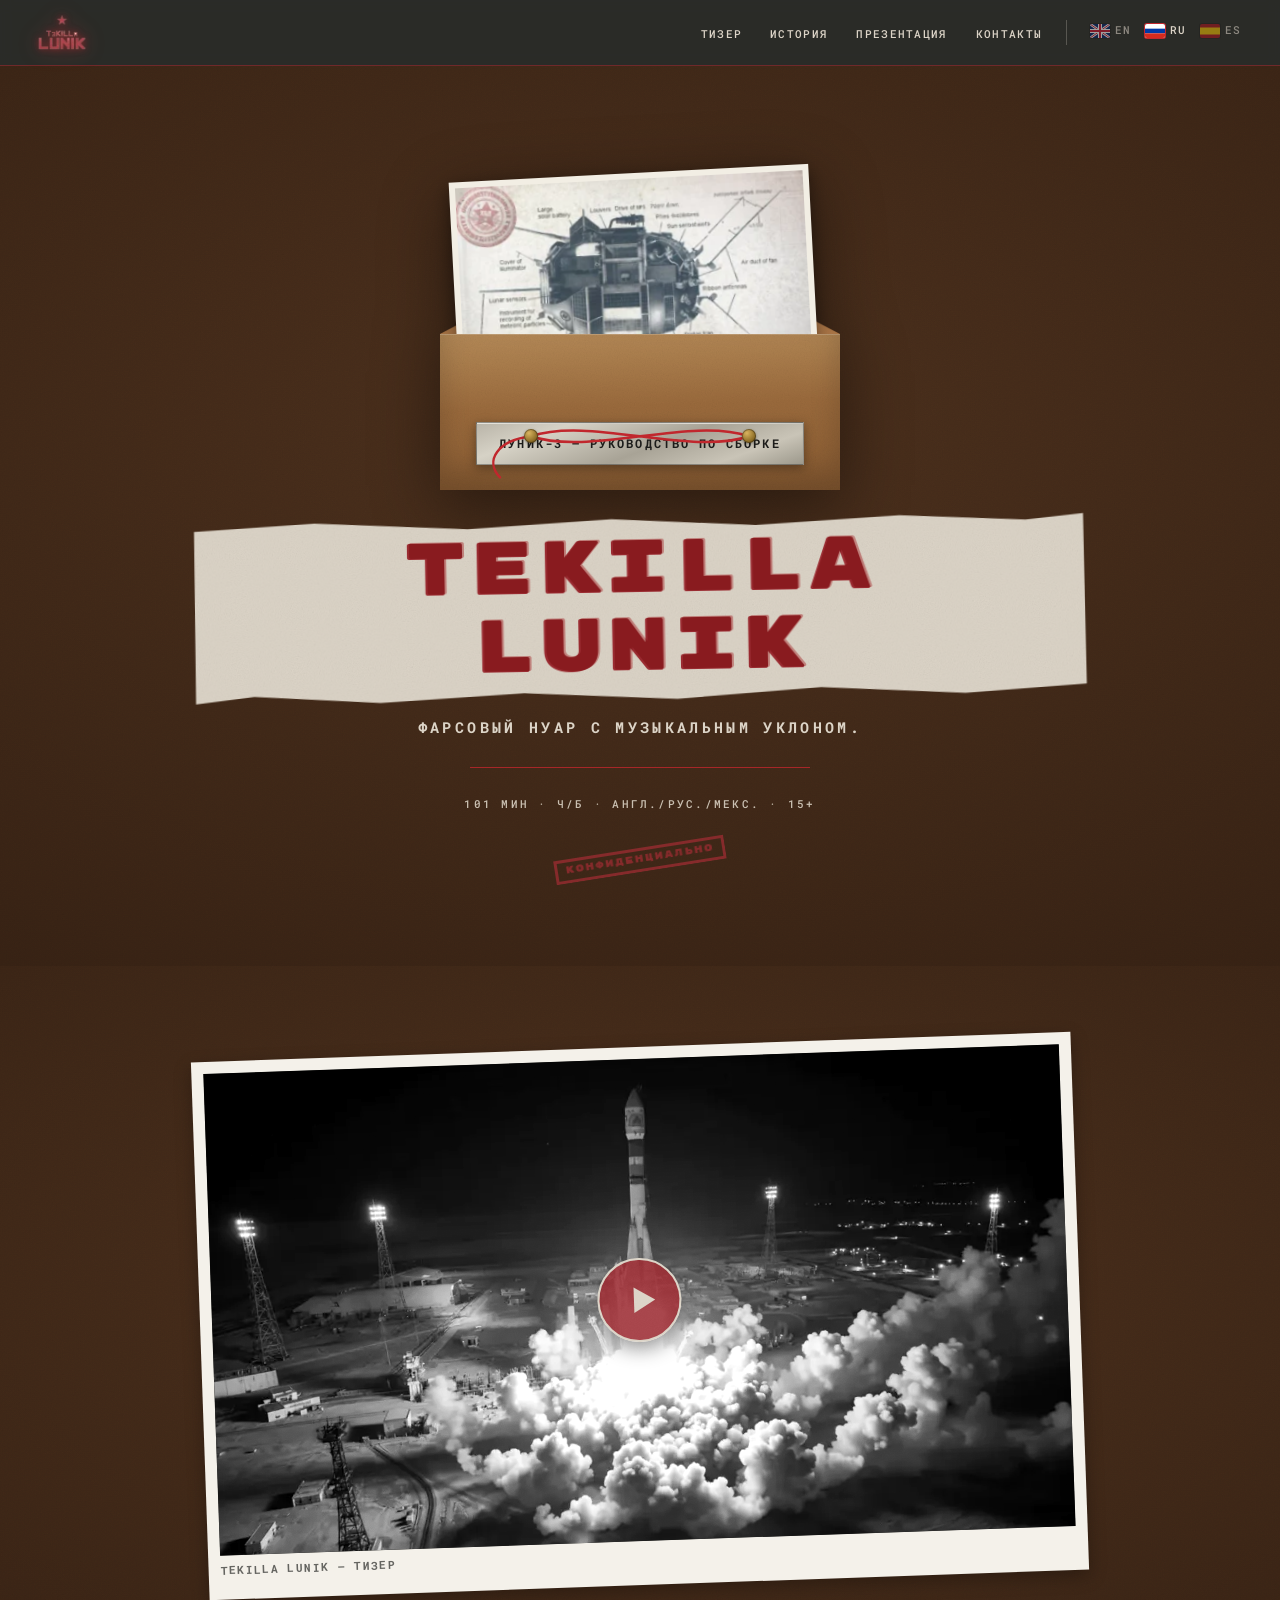
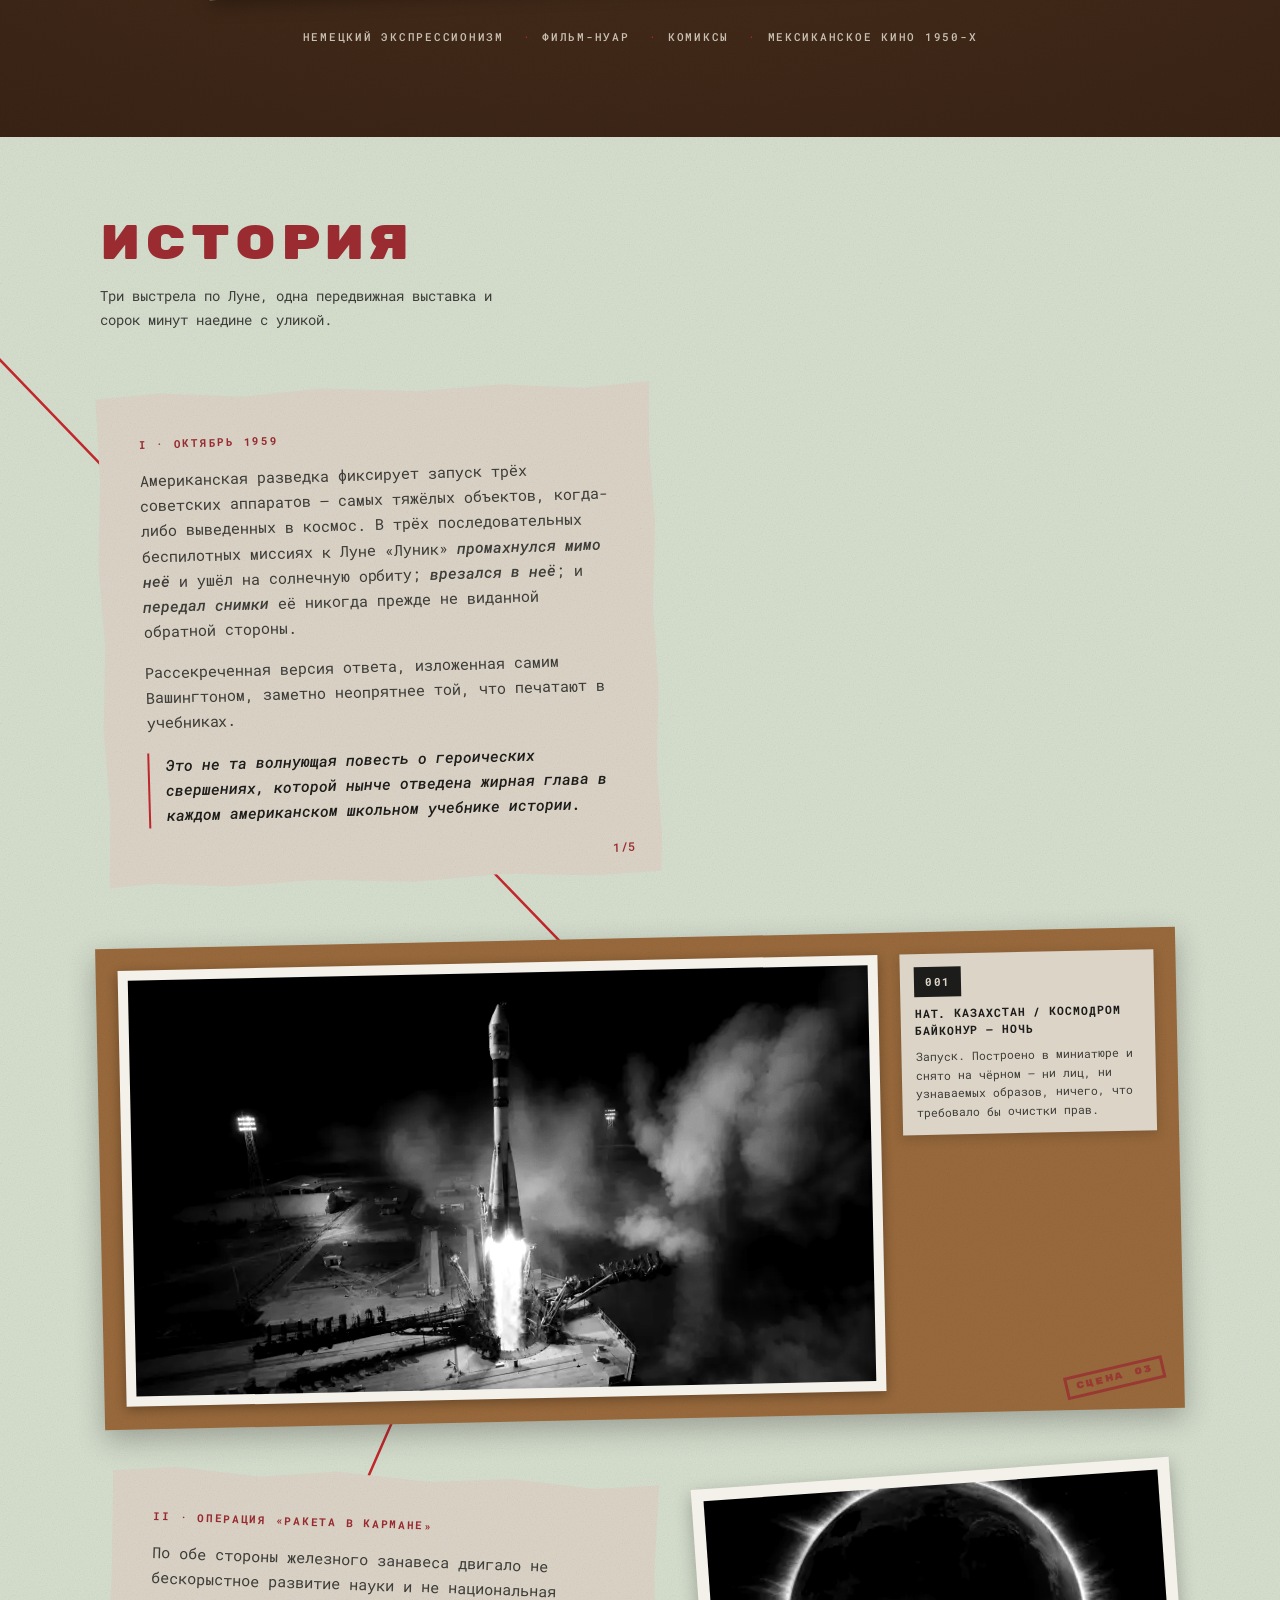
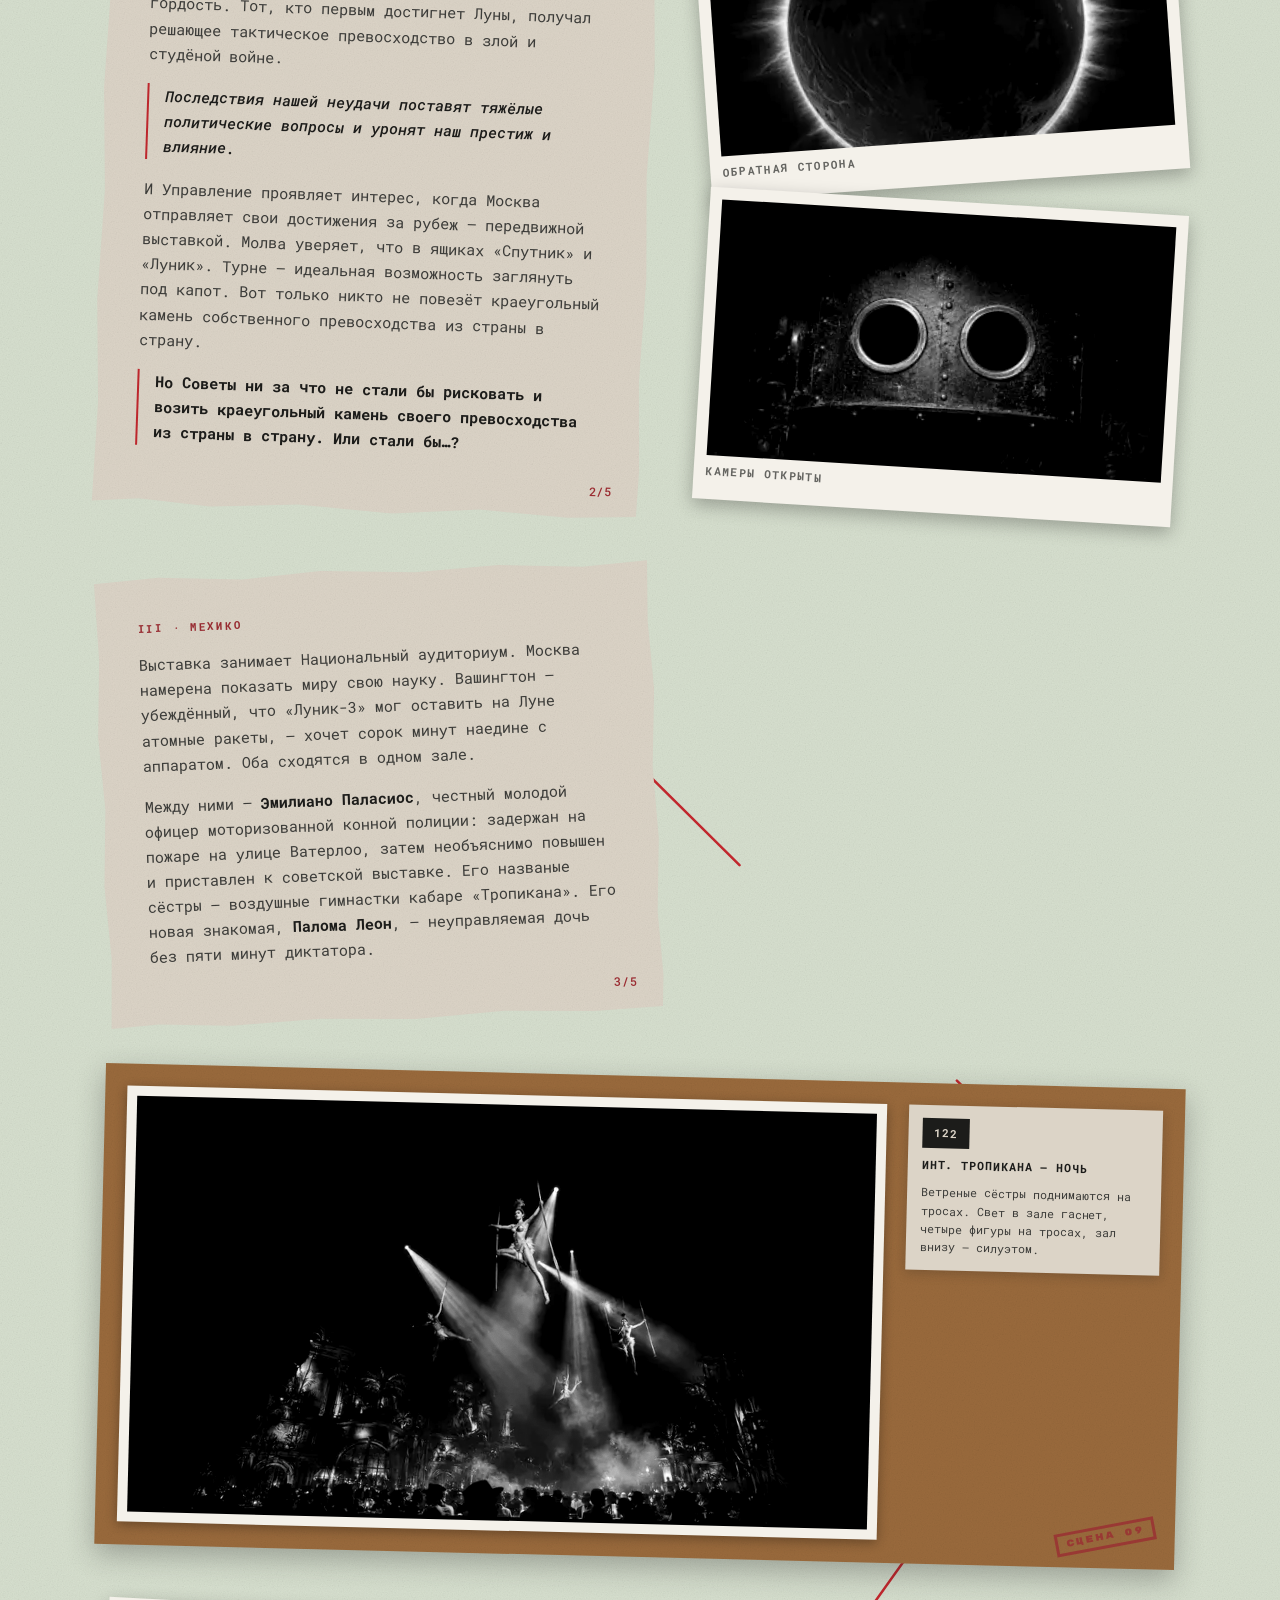
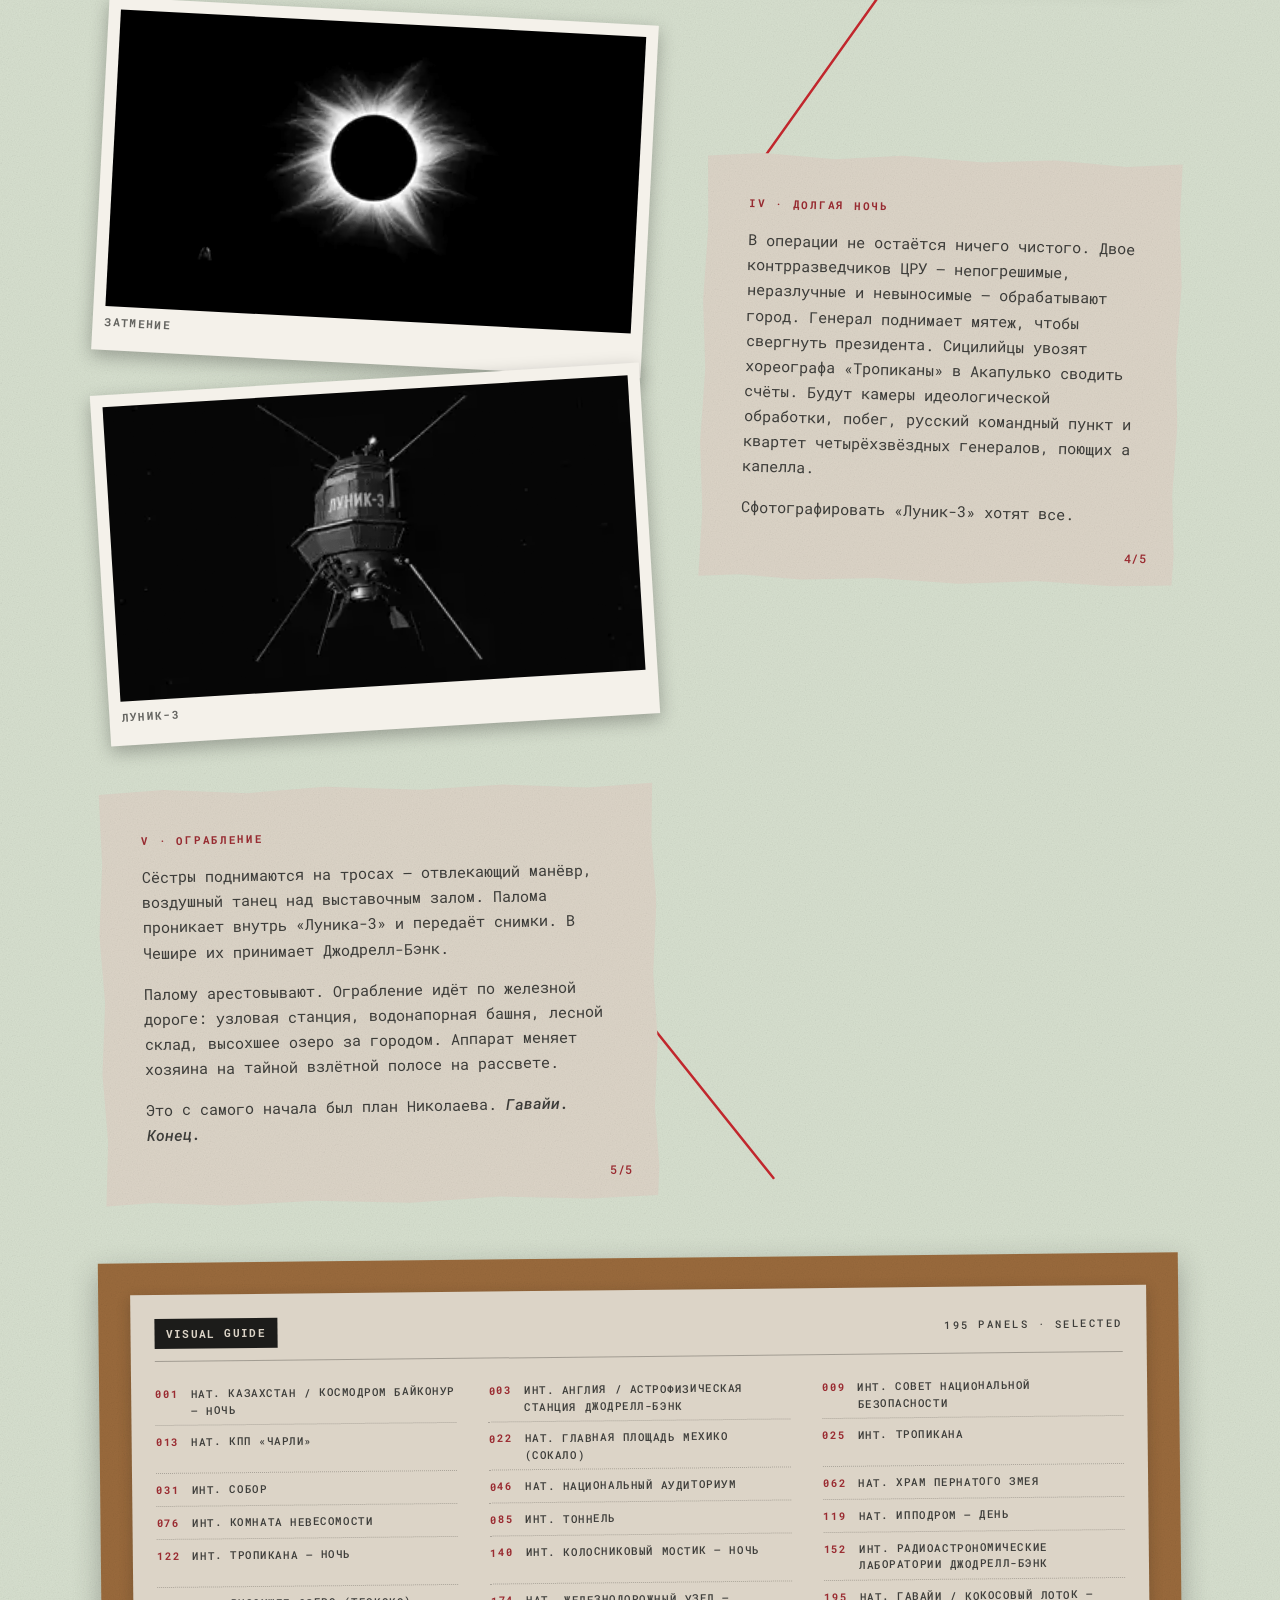
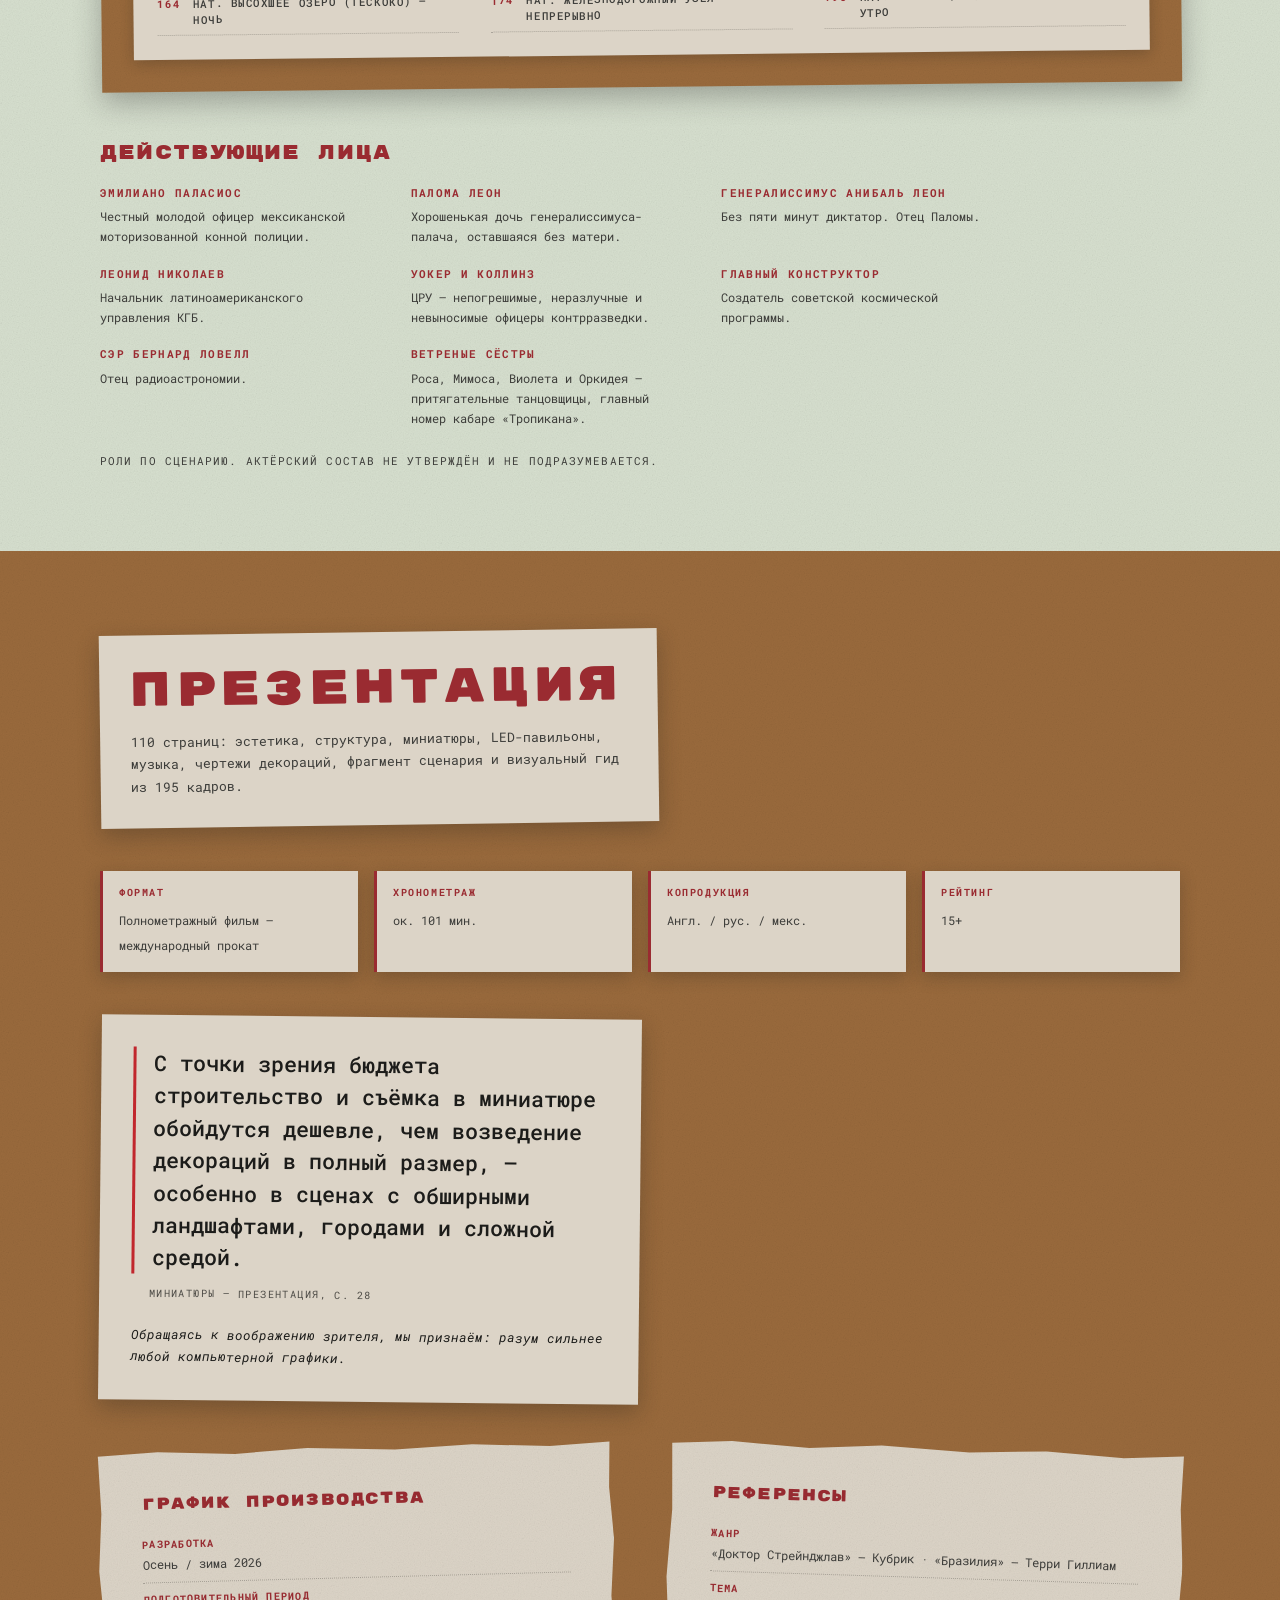
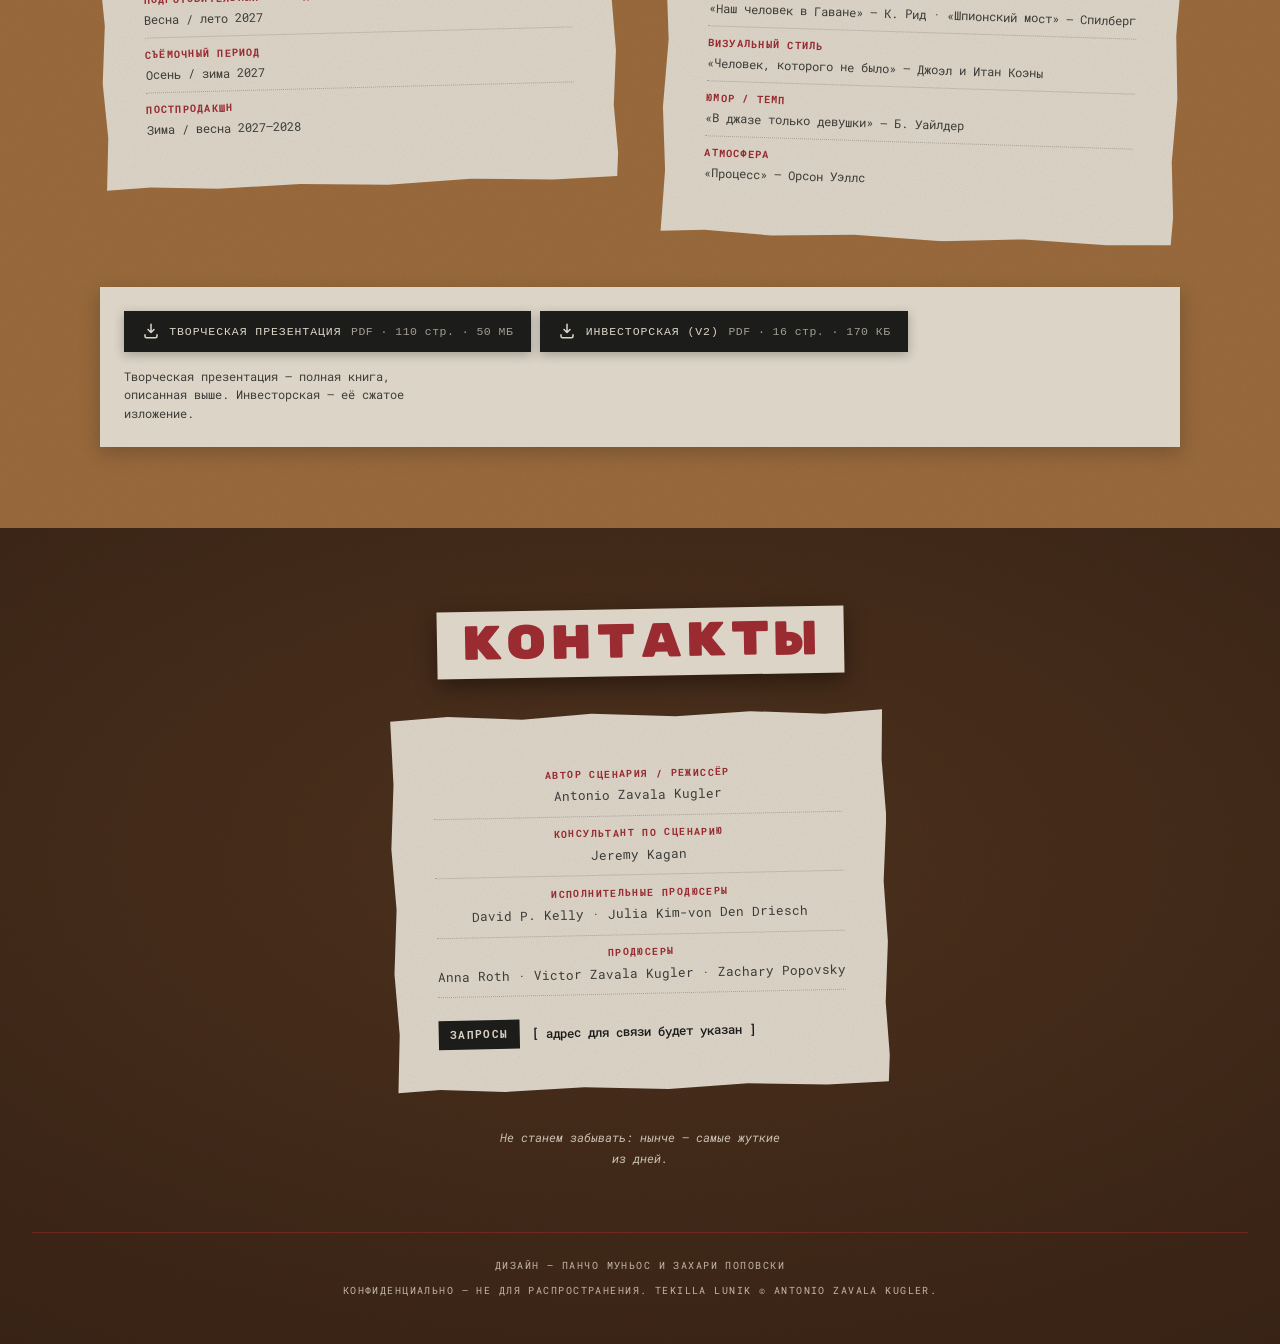
<file: ru/index.html>
<!DOCTYPE html><html lang="ru"> <head><meta charset="utf-8"><meta name="viewport" content="width=device-width, initial-scale=1"><!-- Gated by Cloudflare Access and kept out of search engines (noindex).
         Share-preview (Open Graph / Twitter) tags are intentionally present
         below so the link unfurls with the film key art on WhatsApp, etc. --><meta name="robots" content="noindex, nofollow, max-image-preview:large"><meta name="googlebot" content="noindex, nofollow, max-image-preview:large"><meta name="referrer" content="no-referrer"><title>TeKillA Lunik</title><meta name="description" content="TeKillA Lunik — официальный сайт фильма. Смотрите тизер."><!-- Open Graph / Twitter share preview --><meta property="og:type" content="website"><meta property="og:site_name" content="TeKillA Lunik"><meta property="og:title" content="TeKillA Lunik — Официальный сайт"><meta property="og:description" content="TeKillA Lunik — официальный сайт фильма. Смотрите тизер."><meta property="og:url" content="https://www.tekillalunik.movie/ru/"><meta property="og:locale" content="ru_RU"><meta property="og:locale:alternate" content="en_GB"><meta property="og:locale:alternate" content="es_ES"><meta property="og:image" content="https://www.tekillalunik.movie/share-cover.jpg"><meta property="og:image:secure_url" content="https://www.tekillalunik.movie/share-cover.jpg"><meta property="og:image:type" content="image/jpeg"><meta property="og:image:width" content="1200"><meta property="og:image:height" content="630"><meta property="og:image:alt" content="Ключевой арт TeKillA Lunik"><meta name="twitter:card" content="summary_large_image"><meta name="twitter:title" content="TeKillA Lunik — Официальный сайт"><meta name="twitter:description" content="TeKillA Lunik — официальный сайт фильма. Смотрите тизер."><meta name="twitter:image" content="https://www.tekillalunik.movie/share-cover.jpg"><meta name="twitter:image:alt" content="Ключевой арт TeKillA Lunik"><link rel="icon" href="../favicon.svg" type="image/svg+xml"><!-- Motion gate. Runs before first paint so there is no flash of settled
         content. Only opts this page into the hidden start state if the browser
         can actually animate its way out of it. --><script>
      (function () {
        try {
          var ok =
            'IntersectionObserver' in window &&
            !window.matchMedia('(prefers-reduced-motion: reduce)').matches;
          if (ok) document.documentElement.classList.add('motion-ready');
        } catch (e) {
          /* leave content visible */
        }
      })();
    </script><link rel="stylesheet" href="../_astro/index.CC6eWjBy.css">
<link rel="stylesheet" href="../_astro/index.BbJB75L6.css"><style>.langs__link[data-astro-cid-vz7s5kwg]{display:inline-flex;align-items:center;gap:.45em}.langs__link[data-astro-cid-vz7s5kwg] .flag{width:1.25rem;height:.875rem;flex:none;border-radius:2px;box-shadow:0 0 0 1px rgba(0,0,0,.22);display:block}.langs__link[data-astro-cid-vz7s5kwg].is-current .flag{box-shadow:0 0 0 1px var(--color-red-string)}.langs__code[data-astro-cid-vz7s5kwg],.langs__code{display:inline-block}</style></head> <body>  <a class="skip" href="#teaser" data-astro-cid-s3aaztkf>Перейти к тизеру</a> <nav class="anchor-nav" aria-label="Разделы" data-astro-cid-vz7s5kwg> <!-- The alt carries the accessible name for the home link — with an image
       brand there is no text left to name it. --> <a class="anchor-nav__brand" href="#top" data-astro-cid-vz7s5kwg> <img src="../_astro/logo.BN6wYalx_Zt6cR2.webp" srcset="../_astro/logo.BN6wYalx_ZTqSJm.webp 64w, ../_astro/logo.BN6wYalx_ZvemDL.webp 128w, ../_astro/logo.BN6wYalx_17uuWt.webp 192w" alt="TeKillA Lunik — наверх" sizes="64px" loading="eager" data-astro-cid-vz7s5kwg="true" decoding="async" fetchpriority="auto" width="433" height="268"> </a> <div class="anchor-nav__right" data-astro-cid-vz7s5kwg> <ul class="anchor-nav__links" data-astro-cid-vz7s5kwg> <li data-astro-cid-vz7s5kwg> <a href="#teaser" data-astro-cid-vz7s5kwg>Тизер</a> </li><li data-astro-cid-vz7s5kwg> <a href="#story" data-astro-cid-vz7s5kwg>История</a> </li><li data-astro-cid-vz7s5kwg> <a href="#deck" data-astro-cid-vz7s5kwg>Презентация</a> </li><li data-astro-cid-vz7s5kwg> <a href="#contact" data-astro-cid-vz7s5kwg>Контакты</a> </li> </ul> <!-- Real links to real URLs, not a JS toggle: a specific language can be
         sent to a specific investor, and it works with scripting off. hreflang
         lets assistive tech announce the switch target in its own language. --> <ul class="langs" aria-label="Язык" data-astro-cid-vz7s5kwg> <li data-astro-cid-vz7s5kwg> <a href="../" hreflang="en" lang="en" class="langs__link" title="English" aria-label="English" data-astro-cid-vz7s5kwg><svg class="flag" viewBox="0 0 20 14" aria-hidden="true" focusable="false"><rect width="20" height="14" fill="#012169"/><path d="M0,0 20,14 M20,0 0,14" stroke="#fff" stroke-width="2.6"/><path d="M0,0 20,14 M20,0 0,14" stroke="#C8102E" stroke-width="1"/><rect x="8" width="4" height="14" fill="#fff"/><rect y="5" width="20" height="4" fill="#fff"/><rect x="9" width="2" height="14" fill="#C8102E"/><rect y="6" width="20" height="2" fill="#C8102E"/></svg><span class="langs__code" data-astro-cid-vz7s5kwg>EN</span></a> </li><li data-astro-cid-vz7s5kwg> <a href="../ru/" hreflang="ru" lang="ru" class="langs__link is-current" aria-current="true" title="Русский" aria-label="Русский" data-astro-cid-vz7s5kwg><svg class="flag" viewBox="0 0 20 14" aria-hidden="true" focusable="false"><rect width="20" height="14" fill="#fff"/><rect y="4.6667" width="20" height="4.6667" fill="#0039A6"/><rect y="9.3333" width="20" height="4.6667" fill="#D52B1E"/></svg><span class="langs__code" data-astro-cid-vz7s5kwg>RU</span></a> </li><li data-astro-cid-vz7s5kwg> <a href="../es/" hreflang="es" lang="es" class="langs__link" title="Español" aria-label="Español" data-astro-cid-vz7s5kwg><svg class="flag" viewBox="0 0 20 14" aria-hidden="true" focusable="false"><rect width="20" height="14" fill="#AA151B"/><rect y="3.5" width="20" height="7" fill="#F1BF00"/></svg><span class="langs__code" data-astro-cid-vz7s5kwg>ES</span></a> </li> </ul> </div> </nav>  <main id="top" data-astro-cid-s3aaztkf> <!-- ================= HERO — "the dossier" ================= --> <section class="hero ground-wood" data-astro-cid-s3aaztkf> <div class="hero__inner" data-astro-cid-s3aaztkf> <div class="dossier hero__dossier" aria-hidden="true" data-astro-cid-56xfey36> <!-- Flap first, so it paints behind the sheet: an opened envelope folds its
       flap back behind whatever is coming out of it. --> <div class="dossier__flap" data-astro-cid-56xfey36></div> <div class="dossier__blueprint" data-astro-cid-56xfey36> <!-- Renders at ~312px inside the envelope. Capped at the source's own
             568px so it is never upscaled, and kept at a higher quality than a
             photo would need: this is line art with legible callout labels,
             which is exactly what low-quality webp smears first. --> <img src="../_astro/hero-blueprint.BAJOKcvA_Z14kSwt.webp" srcset="../_astro/hero-blueprint.BAJOKcvA_1hH6OA.webp 320w, ../_astro/hero-blueprint.BAJOKcvA_Z14kSwt.webp 568w" alt sizes="320px" loading="eager" data-astro-cid-56xfey36="true" decoding="async" fetchpriority="auto" width="568" height="343"> </div> <div class="dossier__body" data-astro-cid-56xfey36> <div class="dossier__plate" data-astro-cid-56xfey36> <span class="label-plate" data-astro-cid-56xfey36>Луник-3 — руководство по сборке</span> </div> <span class="eyelet dossier__eyelet dossier__eyelet--l" data-astro-cid-56xfey36></span> <span class="eyelet dossier__eyelet dossier__eyelet--r" data-astro-cid-56xfey36></span> <!-- The winding, drawn as one continuous figure-eight between the buttons.
         viewBox matches the front panel's own 400x156 box and scales with it,
         so the string stays on the eyelets instead of sliding onto the plate.
         Non-scaling stroke keeps it 2.5px under the non-uniform scale. --> <svg class="dossier__string" viewBox="0 0 400 156" preserveAspectRatio="none" fill="none" focusable="false" data-astro-cid-56xfey36> <path d="M91 102 C 150 82, 250 122, 309 102 C 250 82, 150 122, 91 102" stroke="var(--color-red-string)" stroke-width="2.5" stroke-linecap="round" vector-effect="non-scaling-stroke" data-astro-cid-56xfey36></path> <path d="M91 102 C 58 106, 44 126, 60 143" stroke="var(--color-red-string)" stroke-width="2.5" stroke-linecap="round" vector-effect="non-scaling-stroke" data-astro-cid-56xfey36></path> </svg> </div> </div>  <div class="hero__lockup" data-astro-cid-s3aaztkf> <!-- The title rides a torn cream band rather than sitting on bare
               wood. Red-stamp on wood is ~1.6:1 and unreadable; on paper-note
               it is ~5.2:1, and a pasted paper label is what the dossier
               metaphor wants anyway. The title is the brand and does not
               translate. --> <div class="hero__band" data-astro-cid-s3aaztkf> <h1 class="hero__title misregister" data-text="TeKillA Lunik" data-astro-cid-s3aaztkf>TeKillA Lunik</h1> </div> <p class="hero__tagline" data-astro-cid-s3aaztkf>Фарсовый нуар с музыкальным уклоном.</p> </div> <div class="hero__rule" aria-hidden="true" data-astro-cid-s3aaztkf></div> <p class="hero__facts" data-astro-cid-s3aaztkf>101 мин · ч/б · англ./рус./мекс. · 15+</p> <div class="hero__stamp" data-astro-cid-s3aaztkf> <span class="stamp stamp-land" style="--rot:-9deg;" data-delay="900" aria-hidden="true"> Конфиденциально </span> </div> </div> </section> <!-- ================= TEASER ================= --> <section id="teaser" class="teaser-section ground-wood" data-astro-cid-s3aaztkf> <div class="teaser" data-astro-cid-r3rjpsun> <div class="teaser__frame polaroid" data-astro-cid-r3rjpsun> <div class="teaser__stage grain-over" data-file="../media/teaser.mp4" data-title="TeKillA Lunik — тизер" data-astro-cid-r3rjpsun> <!-- Capped at the source's own 1280px: asking for 1600 would upscale. --> <img src="../_astro/teaser-cover.5ueE1hpI_1X8Wn1.webp" srcset="../_astro/teaser-cover.5ueE1hpI_1jxYMq.webp 640w, ../_astro/teaser-cover.5ueE1hpI_2swgB9.webp 960w, ../_astro/teaser-cover.5ueE1hpI_1X8Wn1.webp 1280w" alt="Ночной старт ракеты на Байконуре в огромном облаке выхлопа, прожекторы по всей площадке." sizes="(max-width: 900px) 92vw, 880px" loading="eager" data-astro-cid-r3rjpsun="true" decoding="async" fetchpriority="auto" width="1280" height="720"> <button type="button" class="teaser__play" aria-label="Смотреть тизер" data-astro-cid-r3rjpsun> <svg viewBox="0 0 24 24" width="34" height="34" aria-hidden="true" data-astro-cid-r3rjpsun> <polygon points="6,3 21,12 6,21" fill="currentColor" data-astro-cid-r3rjpsun></polygon> </svg> </button> </div> <div class="polaroid__caption" data-astro-cid-r3rjpsun>TeKillA Lunik — тизер</div> </div> </div> <script type="module">const i=document.querySelectorAll(".teaser__stage[data-embed], .teaser__stage[data-file]");i.forEach(t=>{const a=t.querySelector(".teaser__play");a&&a.addEventListener("click",()=>{const l=t.dataset.embed,c=t.dataset.file;if(l){const r=document.createElement("iframe");r.src=l,r.title=t.dataset.title??"Teaser",r.allow="autoplay; fullscreen; picture-in-picture",r.setAttribute("allowfullscreen",""),r.className="teaser__iframe",r.referrerPolicy="strict-origin",t.replaceChildren(r);return}if(!c)return;const e=document.createElement("video");e.src=c,e.className="teaser__video",e.controls=!0,e.autoplay=!0,e.playsInline=!0,e.preload="auto",e.setAttribute("controlslist","nodownload"),e.setAttribute("title",t.dataset.title??"Teaser"),t.replaceChildren(e),e.play().catch(()=>{})})});</script>  <ul class="teaser-influences" data-astro-cid-s3aaztkf> <li data-astro-cid-s3aaztkf>Немецкий экспрессионизм</li><li data-astro-cid-s3aaztkf>Фильм-нуар</li><li data-astro-cid-s3aaztkf>Комиксы</li><li data-astro-cid-s3aaztkf>Мексиканское кино 1950-х</li> </ul> </section> <!-- ================= THE STORY ================= --> <section id="story" class="story ground-sage" data-astro-cid-s3aaztkf> <!-- The through-line of the investigation and of the scroll. --> <svg class="string-draw story__string" viewBox="0 0 100 100" preserveAspectRatio="none" aria-hidden="true" focusable="false" style="position:absolute; inset:0; width:100%; height:100%; pointer-events:none; z-index:1;"> <path d="M -5 3 L 46 16 L 14 34 L 88 52 L 30 72 L 105 95" fill="none" stroke="var(--color-red-string)" stroke-width="2.5" stroke-linecap="round" vector-effect="non-scaling-stroke"></path> </svg> <div class="story__inner" data-astro-cid-s3aaztkf> <header class="story__head" data-astro-cid-s3aaztkf> <h2 class="section-title" data-astro-cid-s3aaztkf>История</h2> <p class="story__standfirst" data-astro-cid-s3aaztkf>Три выстрела по Луне, одна передвижная выставка и сорок минут наедине с уликой.</p> </header> <!-- I --> <div class="story__row story__row--wide" data-astro-cid-s3aaztkf> <div class="paper-sheet prose-dossier settle story__sheet" style="--rot:-1.6deg; --settle-from:-3.6deg;" data-delay="0">  <p class="story__beat" data-astro-cid-s3aaztkf>I · Октябрь 1959</p> <p data-astro-cid-s3aaztkf>Американская разведка фиксирует запуск трёх советских аппаратов — самых тяжёлых объектов, когда-либо выведенных в космос. В трёх последовательных беспилотных миссиях к Луне «Луник» <em>промахнулся мимо неё</em> и ушёл на солнечную орбиту; <em>врезался в неё</em>; и <em>передал снимки</em> её никогда прежде не виданной обратной стороны.</p><p data-astro-cid-s3aaztkf>Рассекреченная версия ответа, изложенная самим Вашингтоном, заметно неопрятнее той, что печатают в учебниках.</p><blockquote class="story__quote" data-astro-cid-s3aaztkf>Это не та волнующая повесть о героических свершениях, которой нынче отведена жирная глава в каждом американском школьном учебнике истории.</blockquote>  <span class="paper-sheet__counter">1/5</span> </div> </div> <figure class="storyboard-panel ground-kraft settle story__panel" style="--rot:-1.2deg; --settle-from:-3.2deg;" data-delay="0" data-astro-cid-nzjdxygp> <div class="storyboard-panel__grid" data-astro-cid-nzjdxygp> <div class="storyboard-panel__frame" data-astro-cid-nzjdxygp> <div class="grain-over" data-astro-cid-nzjdxygp> <img src="../_astro/03-baikonur-liftoff.D4xRCDU0_Z1NYxg9.webp" srcset="../_astro/03-baikonur-liftoff.D4xRCDU0_Z157FnE.webp 480w, ../_astro/03-baikonur-liftoff.D4xRCDU0_25kSPT.webp 800w, ../_astro/03-baikonur-liftoff.D4xRCDU0_ZsRm2b.webp 1100w" alt="Ракета отрывается от стартового стола на Байконуре ночью, двигатели горят, фермы обслуживания расходятся." sizes="(max-width: 640px) 88vw, (max-width: 1100px) 60vw, 700px" loading="lazy" decoding="async" data-astro-cid-nzjdxygp="true" fetchpriority="auto" width="1800" height="1013"> </div> </div> <figcaption class="storyboard-panel__notes" data-astro-cid-nzjdxygp> <span class="slug-tab" data-astro-cid-nzjdxygp>001</span> <p class="storyboard-panel__slug" data-astro-cid-nzjdxygp>Нат. Казахстан / Космодром Байконур — Ночь</p> <p class="storyboard-panel__note" data-astro-cid-nzjdxygp>Запуск. Построено в миниатюре и снято на чёрном — ни лиц, ни узнаваемых образов, ничего, что требовало бы очистки прав.</p> </figcaption> </div> <div class="storyboard-panel__stamp" data-astro-cid-nzjdxygp> <span class="stamp stamp-land" style="--rot:-12deg;" data-delay="260" aria-hidden="true"> Сцена 03 </span> </div> </figure>  <!-- II --> <div class="story__row story__row--split" data-astro-cid-s3aaztkf> <div class="paper-sheet prose-dossier settle story__sheet" style="--rot:2deg; --settle-from:0deg;" data-delay="0">  <p class="story__beat" data-astro-cid-s3aaztkf>II · Операция «Ракета в кармане»</p> <p data-astro-cid-s3aaztkf>По обе стороны железного занавеса двигало не бескорыстное развитие науки и не национальная гордость. Тот, кто первым достигнет Луны, получал решающее тактическое превосходство в злой и студёной войне.</p><blockquote class="story__quote" data-astro-cid-s3aaztkf>Последствия нашей неудачи поставят тяжёлые политические вопросы и уронят наш престиж и влияние.</blockquote> <p data-astro-cid-s3aaztkf>И Управление проявляет интерес, когда Москва отправляет свои достижения за рубеж — передвижной выставкой. Молва уверяет, что в ящиках «Спутник» и «Луник». Турне — идеальная возможность заглянуть под капот. Вот только никто не повезёт краеугольный камень собственного превосходства из страны в страну.</p><blockquote class="story__quote story__quote--hook" data-astro-cid-s3aaztkf> Но Советы ни за что не стали бы рисковать и возить краеугольный камень своего превосходства из страны в страну. Или стали бы…? </blockquote>  <span class="paper-sheet__counter">2/5</span> </div> <div class="story__cluster" data-astro-cid-s3aaztkf> <figure class="polaroid settle story__pola" style="--rot:-4deg; --settle-from:-7deg;" data-delay="0"> <div class="grain-over"> <img src="../_astro/05-farside.bltbNIgz_lYBTT.webp" srcset="../_astro/05-farside.bltbNIgz_1LdxKi.webp 360w, ../_astro/05-farside.bltbNIgz_1HPLB3.webp 720w" alt="Обратная сторона Луны в затмении — скорее провал, чем камень." sizes="(max-width: 780px) 70vw, 340px" loading="lazy" decoding="async" fetchpriority="auto" width="1800" height="1013"> </div> <figcaption class="polaroid__caption">Обратная сторона</figcaption> </figure> <figure class="polaroid settle story__pola story__pola--offset" style="--rot:3.5deg; --settle-from:0.5deg;" data-delay="120"> <div class="grain-over"> <img src="../_astro/05-ports-open.BW4LfNXn_XGYsn.webp" srcset="../_astro/05-ports-open.BW4LfNXn_2wgcpL.webp 360w, ../_astro/05-ports-open.BW4LfNXn_Z2a5QE1.webp 720w" alt="Макро клёпаного корпуса аппарата — крышки обоих объективов сняты, открытые отверстия смотрят наружу." sizes="(max-width: 780px) 70vw, 340px" loading="lazy" decoding="async" fetchpriority="auto" width="1800" height="1013"> </div> <figcaption class="polaroid__caption">Камеры открыты</figcaption> </figure> </div> </div> <!-- III --> <div class="story__row story__row--wide" data-astro-cid-s3aaztkf> <div class="paper-sheet prose-dossier settle story__sheet" style="--rot:-2.2deg; --settle-from:-4.2deg;" data-delay="0">  <p class="story__beat" data-astro-cid-s3aaztkf>III · Мехико</p> <p data-astro-cid-s3aaztkf>Выставка занимает Национальный аудиториум. Москва намерена показать миру свою науку. Вашингтон — убеждённый, что «Луник-3» мог оставить на Луне атомные ракеты, — хочет сорок минут наедине с аппаратом. Оба сходятся в одном зале.</p><p data-astro-cid-s3aaztkf>Между ними — <strong>Эмилиано Паласиос</strong>, честный молодой офицер моторизованной конной полиции: задержан на пожаре на улице Ватерлоо, затем необъяснимо повышен и приставлен к советской выставке. Его названые сёстры — воздушные гимнастки кабаре «Тропикана». Его новая знакомая, <strong>Палома Леон</strong>, — неуправляемая дочь без пяти минут диктатора.</p> <span class="paper-sheet__counter">3/5</span> </div> </div> <figure class="storyboard-panel ground-kraft settle story__panel" style="--rot:1.4deg; --settle-from:-0.6000000000000001deg;" data-delay="0" data-astro-cid-nzjdxygp> <div class="storyboard-panel__grid" data-astro-cid-nzjdxygp> <div class="storyboard-panel__frame" data-astro-cid-nzjdxygp> <div class="grain-over" data-astro-cid-nzjdxygp> <img src="../_astro/09-tropicana.AUNc6jVQ_Z1TDI3R.webp" srcset="../_astro/09-tropicana.AUNc6jVQ_Z262PMR.webp 480w, ../_astro/09-tropicana.AUNc6jVQ_ZmlFKc.webp 800w, ../_astro/09-tropicana.AUNc6jVQ_Z2f8fmz.webp 1100w" alt="Воздушные гимнастки в скрещённых лучах прожекторов над кабаре «Тропикана», зал — силуэтом." sizes="(max-width: 640px) 88vw, (max-width: 1100px) 60vw, 700px" loading="lazy" decoding="async" data-astro-cid-nzjdxygp="true" fetchpriority="auto" width="1800" height="1013"> </div> </div> <figcaption class="storyboard-panel__notes" data-astro-cid-nzjdxygp> <span class="slug-tab" data-astro-cid-nzjdxygp>122</span> <p class="storyboard-panel__slug" data-astro-cid-nzjdxygp>Инт. Тропикана — Ночь</p> <p class="storyboard-panel__note" data-astro-cid-nzjdxygp>Ветреные сёстры поднимаются на тросах. Свет в зале гаснет, четыре фигуры на тросах, зал внизу — силуэтом.</p> </figcaption> </div> <div class="storyboard-panel__stamp" data-astro-cid-nzjdxygp> <span class="stamp stamp-land" style="--rot:-12deg;" data-delay="260" aria-hidden="true"> Сцена 09 </span> </div> </figure>  <!-- IV --> <div class="story__row story__row--split story__row--reverse" data-astro-cid-s3aaztkf> <div class="paper-sheet prose-dossier settle story__sheet" style="--rot:1.4deg; --settle-from:-0.6000000000000001deg;" data-delay="0">  <p class="story__beat" data-astro-cid-s3aaztkf>IV · Долгая ночь</p> <p data-astro-cid-s3aaztkf>В операции не остаётся ничего чистого. Двое контрразведчиков ЦРУ — непогрешимые, неразлучные и невыносимые — обрабатывают город. Генерал поднимает мятеж, чтобы свергнуть президента. Сицилийцы увозят хореографа «Тропиканы» в Акапулько сводить счёты. Будут камеры идеологической обработки, побег, русский командный пункт и квартет четырёхзвёздных генералов, поющих а капелла.</p><p data-astro-cid-s3aaztkf>Сфотографировать «Луник-3» хотят все.</p> <span class="paper-sheet__counter">4/5</span> </div> <div class="story__cluster" data-astro-cid-s3aaztkf> <figure class="polaroid settle story__pola" style="--rot:3deg; --settle-from:0deg;" data-delay="0"> <div class="grain-over"> <img src="../_astro/05-eclipse.ChaowxgN_15J3HT.webp" srcset="../_astro/05-eclipse.ChaowxgN_Z2iubPq.webp 360w, ../_astro/05-eclipse.ChaowxgN_Z2lQWYF.webp 720w" alt="Затмение — корона солнца вспыхивает вокруг чёрного диска." sizes="(max-width: 780px) 70vw, 340px" loading="lazy" decoding="async" fetchpriority="auto" width="1800" height="1013"> </div> <figcaption class="polaroid__caption">Затмение</figcaption> </figure> <figure class="polaroid settle story__pola story__pola--offset" style="--rot:-3.5deg; --settle-from:-6.5deg;" data-delay="120"> <div class="grain-over"> <img src="../_astro/05-lunik3-deployed.BMPiBYhZ_5zj1g.webp" srcset="../_astro/05-lunik3-deployed.BMPiBYhZ_FxBMd.webp 360w, ../_astro/05-lunik3-deployed.BMPiBYhZ_Z1H5UTU.webp 720w" alt="Аппарат «ЛУНИК-3» в космосе, антенны полностью раскрыты, за ним звёзды." sizes="(max-width: 780px) 70vw, 340px" loading="lazy" decoding="async" fetchpriority="auto" width="1280" height="720"> </div> <figcaption class="polaroid__caption">Луник-3</figcaption> </figure> </div> </div> <!-- V --> <div class="story__row story__row--wide" data-astro-cid-s3aaztkf> <div class="paper-sheet prose-dossier settle story__sheet" style="--rot:-1deg; --settle-from:-3deg;" data-delay="0">  <p class="story__beat" data-astro-cid-s3aaztkf>V · Ограбление</p> <p data-astro-cid-s3aaztkf>Сёстры поднимаются на тросах — отвлекающий манёвр, воздушный танец над выставочным залом. Палома проникает внутрь «Луника-3» и передаёт снимки. В Чешире их принимает Джодрелл-Бэнк.</p><p data-astro-cid-s3aaztkf>Палому арестовывают. Ограбление идёт по железной дороге: узловая станция, водонапорная башня, лесной склад, высохшее озеро за городом. Аппарат меняет хозяина на тайной взлётной полосе на рассвете.</p><p data-astro-cid-s3aaztkf>Это с самого начала был план Николаева. <em>Гавайи. Конец.</em></p> <span class="paper-sheet__counter">5/5</span> </div> </div> <div class="slug-board ground-kraft settle story__slugs" style="--rot:-0.6deg; --settle-from:-2.6deg;" data-astro-cid-ckegfo76> <!-- Head and list share one cream sheet rather than sitting on bare kraft:
       red-stamp on kraft is ~1.6:1 and ink on kraft ~3.7:1, both under AA.
       Paper pinned to a board is what the deck does anyway. --> <div class="slug-board__sheet" data-astro-cid-ckegfo76> <div class="slug-board__head" data-astro-cid-ckegfo76> <span class="slug-tab" data-astro-cid-ckegfo76>Visual guide</span> <span class="slug-board__meta" data-astro-cid-ckegfo76>195 panels · selected</span> </div> <ol class="slug-board__list" data-astro-cid-ckegfo76> <li data-astro-cid-ckegfo76> <span class="slug-board__n" data-astro-cid-ckegfo76>001</span> <span class="slug-board__slug" data-astro-cid-ckegfo76>НАТ. КАЗАХСТАН / КОСМОДРОМ БАЙКОНУР — НОЧЬ</span> </li><li data-astro-cid-ckegfo76> <span class="slug-board__n" data-astro-cid-ckegfo76>003</span> <span class="slug-board__slug" data-astro-cid-ckegfo76>ИНТ. АНГЛИЯ / АСТРОФИЗИЧЕСКАЯ СТАНЦИЯ ДЖОДРЕЛЛ-БЭНК</span> </li><li data-astro-cid-ckegfo76> <span class="slug-board__n" data-astro-cid-ckegfo76>009</span> <span class="slug-board__slug" data-astro-cid-ckegfo76>ИНТ. СОВЕТ НАЦИОНАЛЬНОЙ БЕЗОПАСНОСТИ</span> </li><li data-astro-cid-ckegfo76> <span class="slug-board__n" data-astro-cid-ckegfo76>013</span> <span class="slug-board__slug" data-astro-cid-ckegfo76>НАТ. КПП «ЧАРЛИ»</span> </li><li data-astro-cid-ckegfo76> <span class="slug-board__n" data-astro-cid-ckegfo76>022</span> <span class="slug-board__slug" data-astro-cid-ckegfo76>НАТ. ГЛАВНАЯ ПЛОЩАДЬ МЕХИКО (СОКАЛО)</span> </li><li data-astro-cid-ckegfo76> <span class="slug-board__n" data-astro-cid-ckegfo76>025</span> <span class="slug-board__slug" data-astro-cid-ckegfo76>ИНТ. ТРОПИКАНА</span> </li><li data-astro-cid-ckegfo76> <span class="slug-board__n" data-astro-cid-ckegfo76>031</span> <span class="slug-board__slug" data-astro-cid-ckegfo76>ИНТ. СОБОР</span> </li><li data-astro-cid-ckegfo76> <span class="slug-board__n" data-astro-cid-ckegfo76>046</span> <span class="slug-board__slug" data-astro-cid-ckegfo76>НАТ. НАЦИОНАЛЬНЫЙ АУДИТОРИУМ</span> </li><li data-astro-cid-ckegfo76> <span class="slug-board__n" data-astro-cid-ckegfo76>062</span> <span class="slug-board__slug" data-astro-cid-ckegfo76>НАТ. ХРАМ ПЕРНАТОГО ЗМЕЯ</span> </li><li data-astro-cid-ckegfo76> <span class="slug-board__n" data-astro-cid-ckegfo76>076</span> <span class="slug-board__slug" data-astro-cid-ckegfo76>ИНТ. КОМНАТА НЕВЕСОМОСТИ</span> </li><li data-astro-cid-ckegfo76> <span class="slug-board__n" data-astro-cid-ckegfo76>085</span> <span class="slug-board__slug" data-astro-cid-ckegfo76>ИНТ. ТОННЕЛЬ</span> </li><li data-astro-cid-ckegfo76> <span class="slug-board__n" data-astro-cid-ckegfo76>119</span> <span class="slug-board__slug" data-astro-cid-ckegfo76>НАТ. ИППОДРОМ — ДЕНЬ</span> </li><li data-astro-cid-ckegfo76> <span class="slug-board__n" data-astro-cid-ckegfo76>122</span> <span class="slug-board__slug" data-astro-cid-ckegfo76>ИНТ. ТРОПИКАНА — НОЧЬ</span> </li><li data-astro-cid-ckegfo76> <span class="slug-board__n" data-astro-cid-ckegfo76>140</span> <span class="slug-board__slug" data-astro-cid-ckegfo76>ИНТ. КОЛОСНИКОВЫЙ МОСТИК — НОЧЬ</span> </li><li data-astro-cid-ckegfo76> <span class="slug-board__n" data-astro-cid-ckegfo76>152</span> <span class="slug-board__slug" data-astro-cid-ckegfo76>ИНТ. РАДИОАСТРОНОМИЧЕСКИЕ ЛАБОРАТОРИИ ДЖОДРЕЛЛ-БЭНК</span> </li><li data-astro-cid-ckegfo76> <span class="slug-board__n" data-astro-cid-ckegfo76>164</span> <span class="slug-board__slug" data-astro-cid-ckegfo76>НАТ. ВЫСОХШЕЕ ОЗЕРО (ТЕСКОКО) — НОЧЬ</span> </li><li data-astro-cid-ckegfo76> <span class="slug-board__n" data-astro-cid-ckegfo76>174</span> <span class="slug-board__slug" data-astro-cid-ckegfo76>НАТ. ЖЕЛЕЗНОДОРОЖНЫЙ УЗЕЛ — НЕПРЕРЫВНО</span> </li><li data-astro-cid-ckegfo76> <span class="slug-board__n" data-astro-cid-ckegfo76>195</span> <span class="slug-board__slug" data-astro-cid-ckegfo76>НАТ. ГАВАЙИ / КОКОСОВЫЙ ЛОТОК — УТРО</span> </li> </ol> </div> </div>  <!-- Roles, never actors. --> <div class="story__roles" data-astro-cid-s3aaztkf> <h3 class="panel-head" data-astro-cid-s3aaztkf>Действующие лица</h3> <dl class="roles" data-astro-cid-s3aaztkf> <div class="roles__item" data-astro-cid-s3aaztkf> <dt data-astro-cid-s3aaztkf>Эмилиано Паласиос</dt> <dd data-astro-cid-s3aaztkf>Честный молодой офицер мексиканской моторизованной конной полиции.</dd> </div><div class="roles__item" data-astro-cid-s3aaztkf> <dt data-astro-cid-s3aaztkf>Палома Леон</dt> <dd data-astro-cid-s3aaztkf>Хорошенькая дочь генералиссимуса-палача, оставшаяся без матери.</dd> </div><div class="roles__item" data-astro-cid-s3aaztkf> <dt data-astro-cid-s3aaztkf>Генералиссимус Анибаль Леон</dt> <dd data-astro-cid-s3aaztkf>Без пяти минут диктатор. Отец Паломы.</dd> </div><div class="roles__item" data-astro-cid-s3aaztkf> <dt data-astro-cid-s3aaztkf>Леонид Николаев</dt> <dd data-astro-cid-s3aaztkf>Начальник латиноамериканского управления КГБ.</dd> </div><div class="roles__item" data-astro-cid-s3aaztkf> <dt data-astro-cid-s3aaztkf>Уокер и Коллинз</dt> <dd data-astro-cid-s3aaztkf>ЦРУ — непогрешимые, неразлучные и невыносимые офицеры контрразведки.</dd> </div><div class="roles__item" data-astro-cid-s3aaztkf> <dt data-astro-cid-s3aaztkf>Главный конструктор</dt> <dd data-astro-cid-s3aaztkf>Создатель советской космической программы.</dd> </div><div class="roles__item" data-astro-cid-s3aaztkf> <dt data-astro-cid-s3aaztkf>Сэр Бернард Ловелл</dt> <dd data-astro-cid-s3aaztkf>Отец радиоастрономии.</dd> </div><div class="roles__item" data-astro-cid-s3aaztkf> <dt data-astro-cid-s3aaztkf>Ветреные сёстры</dt> <dd data-astro-cid-s3aaztkf>Роса, Мимоса, Виолета и Оркидея — притягательные танцовщицы, главный номер кабаре «Тропикана».</dd> </div> </dl> <p class="story__rolesnote" data-astro-cid-s3aaztkf>Роли по сценарию. Актёрский состав не утверждён и не подразумевается.</p> </div> </div> </section> <!-- ================= THE DECK ================= --> <section id="deck" class="deck ground-kraft" data-astro-cid-s3aaztkf> <div class="deck__inner" data-astro-cid-s3aaztkf> <header class="deck__head" data-astro-cid-s3aaztkf> <h2 class="section-title" data-astro-cid-s3aaztkf>Презентация</h2> <p class="deck__standfirst" data-astro-cid-s3aaztkf>110 страниц: эстетика, структура, миниатюры, LED-павильоны, музыка, чертежи декораций, фрагмент сценария и визуальный гид из 195 кадров.</p> </header> <ul class="deck__facts" data-astro-cid-s3aaztkf> <li class="deck__fact" data-astro-cid-s3aaztkf> <span class="deck__fact-label" data-astro-cid-s3aaztkf>Формат</span> <span class="deck__fact-value" data-astro-cid-s3aaztkf>Полнометражный фильм — международный прокат</span> </li><li class="deck__fact" data-astro-cid-s3aaztkf> <span class="deck__fact-label" data-astro-cid-s3aaztkf>Хронометраж</span> <span class="deck__fact-value" data-astro-cid-s3aaztkf>ок. 101 мин.</span> </li><li class="deck__fact" data-astro-cid-s3aaztkf> <span class="deck__fact-label" data-astro-cid-s3aaztkf>Копродукция</span> <span class="deck__fact-value" data-astro-cid-s3aaztkf>Англ. / рус. / мекс.</span> </li><li class="deck__fact" data-astro-cid-s3aaztkf> <span class="deck__fact-label" data-astro-cid-s3aaztkf>Рейтинг</span> <span class="deck__fact-value" data-astro-cid-s3aaztkf>15+</span> </li> </ul> <!-- On a cream sheet, not bare kraft: the kraft ground caps at 3.66:1
             against every ink token, and this is the section's key sentence. --> <div class="deck__method" data-astro-cid-s3aaztkf> <blockquote class="deck__quote" data-astro-cid-s3aaztkf>С точки зрения бюджета строительство и съёмка в миниатюре обойдутся дешевле, чем возведение декораций в полный размер, — особенно в сценах с обширными ландшафтами, городами и сложной средой.</blockquote> <p class="deck__attrib" data-astro-cid-s3aaztkf>Миниатюры — презентация, с. 28</p> <p class="deck__method-note" data-astro-cid-s3aaztkf>Обращаясь к воображению зрителя, мы признаём: разум сильнее любой компьютерной графики.</p> </div> <div class="deck__cols" data-astro-cid-s3aaztkf> <div class="paper-sheet prose-dossier settle deck__sheet" style="--rot:-1.5deg; --settle-from:-3.5deg;" data-delay="0">  <h3 class="panel-head deck__subhead" data-astro-cid-s3aaztkf>График производства</h3> <dl class="timeline" data-astro-cid-s3aaztkf> <div class="timeline__row" data-astro-cid-s3aaztkf> <dt data-astro-cid-s3aaztkf>Разработка</dt> <dd data-astro-cid-s3aaztkf>Осень / зима 2026</dd> </div><div class="timeline__row" data-astro-cid-s3aaztkf> <dt data-astro-cid-s3aaztkf>Подготовительный период</dt> <dd data-astro-cid-s3aaztkf>Весна / лето 2027</dd> </div><div class="timeline__row" data-astro-cid-s3aaztkf> <dt data-astro-cid-s3aaztkf>Съёмочный период</dt> <dd data-astro-cid-s3aaztkf>Осень / зима 2027</dd> </div><div class="timeline__row" data-astro-cid-s3aaztkf> <dt data-astro-cid-s3aaztkf>Постпродакшн</dt> <dd data-astro-cid-s3aaztkf>Зима / весна 2027–2028</dd> </div> </dl>   </div> <div class="paper-sheet prose-dossier settle deck__sheet" style="--rot:1.8deg; --settle-from:-0.19999999999999996deg;" data-delay="120">  <h3 class="panel-head deck__subhead" data-astro-cid-s3aaztkf>Референсы</h3> <dl class="timeline" data-astro-cid-s3aaztkf> <div class="timeline__row" data-astro-cid-s3aaztkf> <dt data-astro-cid-s3aaztkf>Жанр</dt> <dd data-astro-cid-s3aaztkf>«Доктор Стрейнджлав» — Кубрик · «Бразилия» — Терри Гиллиам</dd> </div><div class="timeline__row" data-astro-cid-s3aaztkf> <dt data-astro-cid-s3aaztkf>Тема</dt> <dd data-astro-cid-s3aaztkf>«Наш человек в Гаване» — К. Рид · «Шпионский мост» — Спилберг</dd> </div><div class="timeline__row" data-astro-cid-s3aaztkf> <dt data-astro-cid-s3aaztkf>Визуальный стиль</dt> <dd data-astro-cid-s3aaztkf>«Человек, которого не было» — Джоэл и Итан Коэны</dd> </div><div class="timeline__row" data-astro-cid-s3aaztkf> <dt data-astro-cid-s3aaztkf>Юмор / темп</dt> <dd data-astro-cid-s3aaztkf>«В джазе только девушки» — Б. Уайлдер</dd> </div><div class="timeline__row" data-astro-cid-s3aaztkf> <dt data-astro-cid-s3aaztkf>Атмосфера</dt> <dd data-astro-cid-s3aaztkf>«Процесс» — Орсон Уэллс</dd> </div> </dl>   </div> </div> <div class="deck__access" data-astro-cid-s3aaztkf> <div class="deck__downloads" data-astro-cid-s3aaztkf> <a class="deck__download" href="../docs/TeKillA-Lunik-Creative-Deck.pdf" download data-astro-cid-s3aaztkf> <svg viewBox="0 0 24 24" width="18" height="18" aria-hidden="true" data-astro-cid-s3aaztkf> <path d="M12 3v11m0 0 4-4m-4 4-4-4M4 17v2a2 2 0 0 0 2 2h12a2 2 0 0 0 2-2v-2" fill="none" stroke="currentColor" stroke-width="2" stroke-linecap="round" stroke-linejoin="round" data-astro-cid-s3aaztkf></path> </svg> <span class="deck__download-label" data-astro-cid-s3aaztkf>Творческая презентация</span> <span class="deck__download-meta" data-astro-cid-s3aaztkf>PDF · 110 стр. · 50 МБ</span> </a><a class="deck__download" href="../docs/TeKillA-Lunik-Investor-Deck-v2.pdf" download data-astro-cid-s3aaztkf> <svg viewBox="0 0 24 24" width="18" height="18" aria-hidden="true" data-astro-cid-s3aaztkf> <path d="M12 3v11m0 0 4-4m-4 4-4-4M4 17v2a2 2 0 0 0 2 2h12a2 2 0 0 0 2-2v-2" fill="none" stroke="currentColor" stroke-width="2" stroke-linecap="round" stroke-linejoin="round" data-astro-cid-s3aaztkf></path> </svg> <span class="deck__download-label" data-astro-cid-s3aaztkf>Инвесторская (v2)</span> <span class="deck__download-meta" data-astro-cid-s3aaztkf>PDF · 16 стр. · 170 КБ</span> </a> </div> <p class="deck__access-note" data-astro-cid-s3aaztkf>Творческая презентация — полная книга, описанная выше. Инвесторская — её сжатое изложение.</p> </div> </div> </section> <!-- ================= CONTACT ================= --> <section id="contact" class="contact ground-wood" data-astro-cid-s3aaztkf> <div class="contact__inner" data-astro-cid-s3aaztkf> <h2 class="section-title contact__title" data-astro-cid-s3aaztkf>Контакты</h2> <div class="paper-sheet prose-dossier settle contact__sheet" style="--rot:-1.2deg; --settle-from:-3.2deg;" data-delay="0">  <dl class="credits" data-astro-cid-s3aaztkf> <div class="credits__row" data-astro-cid-s3aaztkf> <dt data-astro-cid-s3aaztkf>Автор сценария / режиссёр</dt> <dd data-astro-cid-s3aaztkf>Antonio Zavala Kugler</dd> </div> <div class="credits__row" data-astro-cid-s3aaztkf> <dt data-astro-cid-s3aaztkf>Консультант по сценарию</dt> <dd data-astro-cid-s3aaztkf>Jeremy Kagan</dd> </div> <div class="credits__row" data-astro-cid-s3aaztkf> <dt data-astro-cid-s3aaztkf>Исполнительные продюсеры</dt> <dd data-astro-cid-s3aaztkf>David P. Kelly · Julia Kim-von Den Driesch</dd> </div> <div class="credits__row" data-astro-cid-s3aaztkf> <dt data-astro-cid-s3aaztkf>Продюсеры</dt> <dd data-astro-cid-s3aaztkf>Anna Roth · Victor Zavala Kugler · Zachary Popovsky</dd> </div> </dl> <div class="credits__contact" data-astro-cid-s3aaztkf> <!-- No contact address appears anywhere in the deck; this needs to be
                 supplied before launch. Rendered as a plain line, not a mailto,
                 until it is real. --> <span class="slug-tab" data-astro-cid-s3aaztkf>Запросы</span> <span class="credits__email" data-astro-cid-s3aaztkf>[ адрес для связи будет указан ]</span> </div>   </div> <p class="contact__signoff" data-astro-cid-s3aaztkf>Не станем забывать: нынче — самые жуткие из дней.</p> </div> <footer class="site-footer" data-astro-cid-s3aaztkf> <p data-astro-cid-s3aaztkf>Дизайн — Панчо Муньос и Захари Поповски</p> <p class="site-footer__conf" data-astro-cid-s3aaztkf> Конфиденциально — не для распространения. TeKillA Lunik © Antonio Zavala Kugler.
</p> </footer> </section> </main>  <script type="module">const r=document.documentElement,a=document.querySelectorAll(".settle, .stamp-land, .string-draw");if(!r.classList.contains("motion-ready"))a.forEach(o=>o.classList.add("is-in"));else{const o=window.setTimeout(()=>r.classList.remove("motion-ready"),2500),i=()=>window.clearTimeout(o);document.querySelectorAll(".string-draw path").forEach(e=>{const t=Math.ceil(e.getTotalLength());e.style.setProperty("--len",String(t))});const n=new IntersectionObserver(e=>{i(),e.forEach(t=>{if(!t.isIntersecting)return;const s=t.target,c=Number(s.dataset.delay??0);window.setTimeout(()=>s.classList.add("is-in"),c),n.unobserve(s)})},{threshold:.12,rootMargin:"0px 0px -8% 0px"});a.forEach(e=>n.observe(e))}</script> </body> </html>
</file>
<file: _astro/index.BbJB75L6.css>
.anchor-nav[data-astro-cid-vz7s5kwg]{position:sticky;top:0;z-index:40;display:flex;align-items:center;justify-content:space-between;gap:1rem;padding:.55rem clamp(.9rem,3vw,2rem);background:color-mix(in srgb,var(--color-ink) 92%,transparent);backdrop-filter:blur(6px);border-bottom:1px solid color-mix(in srgb,var(--color-red-string) 45%,transparent)}.anchor-nav__brand[data-astro-cid-vz7s5kwg]{display:flex;align-items:center;flex:none;text-decoration:none;padding:.15rem .25rem;margin-left:-.25rem}.anchor-nav__brand[data-astro-cid-vz7s5kwg] img{height:38px;width:auto;filter:drop-shadow(0 0 3px color-mix(in srgb,var(--color-red-string) 60%,transparent)) drop-shadow(0 0 10px color-mix(in srgb,var(--color-red-string) 38%,transparent));transition:filter .22s ease-out}.anchor-nav__brand[data-astro-cid-vz7s5kwg]:hover img,.anchor-nav__brand[data-astro-cid-vz7s5kwg]:focus-visible img{filter:drop-shadow(0 0 4px color-mix(in srgb,var(--color-red-string) 78%,transparent)) drop-shadow(0 0 16px color-mix(in srgb,var(--color-red-string) 52%,transparent))}@media(prefers-reduced-motion:reduce){.anchor-nav__brand[data-astro-cid-vz7s5kwg] img{transition:none}}.anchor-nav__right[data-astro-cid-vz7s5kwg]{display:flex;align-items:center;gap:clamp(.7rem,2.2vw,1.5rem);min-width:0}.anchor-nav[data-astro-cid-vz7s5kwg] ul[data-astro-cid-vz7s5kwg]{display:flex;gap:clamp(.6rem,2.4vw,1.75rem);list-style:none;margin:0;padding:0;overflow-x:auto;scrollbar-width:none;min-width:0}.anchor-nav[data-astro-cid-vz7s5kwg] .langs[data-astro-cid-vz7s5kwg]{flex:none;gap:0;overflow:visible;padding-left:clamp(.6rem,2vw,1rem);border-left:1px solid color-mix(in srgb,var(--color-paper-note) 26%,transparent)}.langs__link[data-astro-cid-vz7s5kwg]{display:block;padding:.25rem .42rem;font-size:.62rem;letter-spacing:.1em;line-height:1;opacity:.55;transition:opacity .16s ease-out,color .16s ease-out}.langs__link[data-astro-cid-vz7s5kwg]:hover,.langs__link[data-astro-cid-vz7s5kwg]:focus-visible{opacity:1}.langs__link[data-astro-cid-vz7s5kwg].is-current{opacity:1;color:var(--color-red-string);font-weight:700}@media(prefers-reduced-motion:reduce){.langs__link[data-astro-cid-vz7s5kwg]{transition:none}}.anchor-nav[data-astro-cid-vz7s5kwg] ul[data-astro-cid-vz7s5kwg]::-webkit-scrollbar{display:none}.anchor-nav[data-astro-cid-vz7s5kwg] a[data-astro-cid-vz7s5kwg]{color:var(--color-paper-note);text-decoration:none;font-size:.68rem;font-weight:500;letter-spacing:.12em;text-transform:uppercase;white-space:nowrap;padding-block:.25rem;border-bottom:1px solid transparent;transition:color .16s ease-out,border-color .16s ease-out}.anchor-nav[data-astro-cid-vz7s5kwg] ul[data-astro-cid-vz7s5kwg] a[data-astro-cid-vz7s5kwg]:hover,.anchor-nav[data-astro-cid-vz7s5kwg] ul[data-astro-cid-vz7s5kwg] a[data-astro-cid-vz7s5kwg]:focus-visible{color:var(--color-red-string);border-bottom-color:var(--color-red-string)}@media(max-width:860px){.anchor-nav[data-astro-cid-vz7s5kwg]{flex-wrap:wrap;row-gap:.45rem}.anchor-nav__right[data-astro-cid-vz7s5kwg]{display:contents}.anchor-nav[data-astro-cid-vz7s5kwg] .langs[data-astro-cid-vz7s5kwg]{order:1;border-left:0;padding-left:0}.anchor-nav__links[data-astro-cid-vz7s5kwg]{order:2;width:100%}}@media(max-width:560px){.anchor-nav__brand[data-astro-cid-vz7s5kwg] img{height:26px}}@media(max-width:400px){.anchor-nav[data-astro-cid-vz7s5kwg]{padding-inline:.7rem}.anchor-nav__links[data-astro-cid-vz7s5kwg]{gap:.6rem}.anchor-nav__links[data-astro-cid-vz7s5kwg] a[data-astro-cid-vz7s5kwg]{font-size:.6rem;letter-spacing:.05em}}@media(prefers-reduced-motion:reduce){.anchor-nav[data-astro-cid-vz7s5kwg] a[data-astro-cid-vz7s5kwg]{transition:none}}.dossier[data-astro-cid-56xfey36]{--mouth: 54%;position:relative;width:100%;max-width:400px;aspect-ratio:400 / 340;margin-inline:auto;perspective:900px;filter:drop-shadow(0 18px 34px rgb(0 0 0 / .45))}.dossier__blueprint[data-astro-cid-56xfey36]{position:absolute;left:50%;bottom:28%;width:90%;z-index:1;translate:-50% 0;rotate:-3deg;background:#f2eee4;padding:6px;box-shadow:0 6px 16px #0006;transform-origin:50% 100%;animation:sheet-rise .62s .26s cubic-bezier(.2,.7,.3,1) both}.dossier__blueprint[data-astro-cid-56xfey36] img{width:100%;height:auto;aspect-ratio:568 / 343;object-fit:contain;filter:none}.dossier__body[data-astro-cid-56xfey36]{position:absolute;inset:var(--mouth) 0 0 0;z-index:2;background:linear-gradient(178deg,var(--color-kraft-light),var(--color-kraft) 46%,#8a5c32);box-shadow:inset 0 1px #ffffff2e,inset 0 -18px 30px #0000002e}.dossier__body[data-astro-cid-56xfey36]:after{content:"";position:absolute;inset:0;background-image:var(--tex-fiber);opacity:.3;mix-blend-mode:multiply}.dossier__flap[data-astro-cid-56xfey36]{position:absolute;left:0;right:0;top:var(--mouth);height:32%;z-index:0;background:linear-gradient(184deg,#a97445,var(--color-kraft) 70%);clip-path:polygon(0 0,100% 0,50% 100%);transform-origin:50% 0;box-shadow:0 6px 14px #00000040;animation:flap-lift .72s .12s cubic-bezier(.3,.8,.35,1) both}.dossier__plate[data-astro-cid-56xfey36]{position:absolute;left:50%;bottom:16%;translate:-50% 0;z-index:3;white-space:nowrap;max-width:92%}.dossier__plate[data-astro-cid-56xfey36] .label-plate[data-astro-cid-56xfey36]{display:inline-block;max-width:100%}@media(max-width:480px){.dossier__plate[data-astro-cid-56xfey36]{white-space:normal}.dossier__plate[data-astro-cid-56xfey36] .label-plate[data-astro-cid-56xfey36]{text-align:center;line-height:1.35;font-size:.6rem;letter-spacing:.1em;padding:.5rem .8rem}}.dossier__eyelet[data-astro-cid-56xfey36]{position:absolute;bottom:30%;z-index:5}.dossier__eyelet--l[data-astro-cid-56xfey36]{left:21%}.dossier__eyelet--r[data-astro-cid-56xfey36]{right:21%}.dossier__string[data-astro-cid-56xfey36]{position:absolute;inset:0;width:100%;height:100%;z-index:4;overflow:visible}.dossier__string[data-astro-cid-56xfey36] path[data-astro-cid-56xfey36]{stroke-dasharray:620;stroke-dashoffset:620;animation:string-unwind 1.1s .42s ease-out both}@keyframes flap-lift{0%{transform:rotateX(0)}to{transform:rotateX(-168deg)}}@keyframes sheet-rise{0%{transform:translateY(26%) scale(.94);opacity:0}to{transform:translateY(0) scale(1);opacity:1}}@keyframes string-unwind{to{stroke-dashoffset:0}}@media(prefers-reduced-motion:reduce){.dossier__flap[data-astro-cid-56xfey36]{animation:none;transform:rotateX(-168deg)}.dossier__blueprint[data-astro-cid-56xfey36]{animation:none}.dossier__string[data-astro-cid-56xfey36] path[data-astro-cid-56xfey36]{animation:none;stroke-dashoffset:0}}.teaser[data-astro-cid-r3rjpsun]{width:100%;max-width:880px;margin-inline:auto;rotate:-2deg}.teaser__frame[data-astro-cid-r3rjpsun]{width:100%}.teaser__stage[data-astro-cid-r3rjpsun]{position:relative;aspect-ratio:16 / 9;background:var(--color-ink);overflow:hidden}.teaser__stage[data-astro-cid-r3rjpsun] img,.teaser__stage[data-astro-cid-r3rjpsun] .teaser__iframe,.teaser__stage[data-astro-cid-r3rjpsun] .teaser__video{width:100%;height:100%;border:0;display:block}.teaser__stage[data-astro-cid-r3rjpsun] img,.teaser__stage[data-astro-cid-r3rjpsun] .teaser__iframe{object-fit:cover}.teaser__stage[data-astro-cid-r3rjpsun] .teaser__video{object-fit:contain;background:var(--color-ink)}.teaser__stage[data-astro-cid-r3rjpsun] .teaser__iframe,.teaser__stage[data-astro-cid-r3rjpsun] .teaser__video{filter:none}.teaser__play[data-astro-cid-r3rjpsun]{position:absolute;inset:0;margin:auto;width:84px;height:84px;display:grid;place-items:center;border-radius:50%;cursor:pointer;color:var(--color-paper-note);background:color-mix(in srgb,var(--color-red-stamp) 88%,transparent);border:2px solid var(--color-paper-note);box-shadow:0 6px 20px #00000073;transition:transform .18s ease-out,background-color .18s ease-out;padding-left:6px}.teaser__play[data-astro-cid-r3rjpsun]:hover,.teaser__play[data-astro-cid-r3rjpsun]:focus-visible{transform:scale(1.06);background:var(--color-red-string)}.teaser__pending[data-astro-cid-r3rjpsun]{position:absolute;inset:auto 0 0;display:flex;align-items:center;gap:.75rem;padding:.9rem 1rem;background:color-mix(in srgb,var(--color-ink) 78%,transparent);color:var(--color-paper-note);font-size:.7rem;letter-spacing:.1em;text-transform:uppercase}@media(prefers-reduced-motion:reduce){.teaser__play[data-astro-cid-r3rjpsun]{transition:none}}@media(max-width:640px){.teaser[data-astro-cid-r3rjpsun]{rotate:0deg}}.slug-board[data-astro-cid-ckegfo76]{position:relative;padding:clamp(1.1rem,3vw,2rem);box-shadow:0 10px 28px #1c1c1a4d}.slug-board__sheet[data-astro-cid-ckegfo76]{position:relative;z-index:1;background:var(--color-paper-note);padding:clamp(.9rem,2.4vw,1.5rem);box-shadow:0 4px 14px #1c1c1a3d}.slug-board__head[data-astro-cid-ckegfo76]{display:flex;align-items:center;justify-content:space-between;gap:1rem;flex-wrap:wrap;margin-bottom:1.1rem;padding-bottom:.8rem;border-bottom:1px solid color-mix(in srgb,var(--color-ink) 30%,transparent)}.slug-board__meta[data-astro-cid-ckegfo76]{font-size:.66rem;font-weight:500;letter-spacing:.14em;text-transform:uppercase;color:var(--color-ink-body)}.slug-board__list[data-astro-cid-ckegfo76]{list-style:none;margin:0;padding:0;display:grid;grid-template-columns:repeat(auto-fill,minmax(min(280px,100%),1fr));gap:.1rem 2rem}.slug-board__list[data-astro-cid-ckegfo76] li[data-astro-cid-ckegfo76]{display:flex;gap:.75rem;align-items:baseline;padding:.4rem 0;border-bottom:1px dotted color-mix(in srgb,var(--color-ink) 26%,transparent)}.slug-board__n[data-astro-cid-ckegfo76]{font-size:.66rem;font-weight:700;letter-spacing:.08em;color:var(--color-red-stamp);flex:none}.slug-board__slug[data-astro-cid-ckegfo76]{font-size:.68rem;font-weight:500;letter-spacing:.05em;text-transform:uppercase;color:var(--color-ink-body);line-height:1.5}.skip[data-astro-cid-s3aaztkf]{position:absolute;left:-9999px;top:0;z-index:100;background:var(--color-ink);color:var(--color-paper-note);padding:.6rem 1rem;font-size:.7rem;letter-spacing:.12em;text-transform:uppercase}.skip[data-astro-cid-s3aaztkf]:focus{left:0}.hero[data-astro-cid-s3aaztkf]{min-height:min(100svh,900px);display:grid;place-items:center;padding:clamp(2.5rem,7vh,5rem) clamp(1rem,4vw,2rem) clamp(3rem,8vh,5rem)}.hero__inner[data-astro-cid-s3aaztkf]{position:relative;z-index:2;width:100%;max-width:900px;text-align:center;display:flex;flex-direction:column;align-items:center;gap:clamp(1.25rem,3vh,2rem)}.hero__dossier[data-astro-cid-s3aaztkf]{margin-bottom:clamp(.5rem,2vh,1.25rem)}.hero__lockup[data-astro-cid-s3aaztkf]{display:flex;flex-direction:column;gap:.9rem;align-items:center}.hero__band[data-astro-cid-s3aaztkf]{background:var(--color-paper-note);padding:clamp(.5rem,1.6vh,.9rem) clamp(1rem,4vw,2.75rem);max-width:100%;rotate:-1deg;box-shadow:0 10px 26px #0000006b;position:relative;clip-path:polygon(.6% 4%,14% .5%,31% 5%,47% 1%,63% 5.5%,79% 1.5%,93% 5%,99.4% 2%,99.5% 95%,86% 99%,70% 94.5%,54% 99.5%,37% 95%,21% 99%,7% 94.5%,.5% 98%)}.hero__band[data-astro-cid-s3aaztkf]:before{content:"";position:absolute;inset:0;background-image:var(--tex-fiber);opacity:.3;mix-blend-mode:multiply;pointer-events:none}.hero__title[data-astro-cid-s3aaztkf]{position:relative;font-size:clamp(1.6rem,6.4vw,4.6rem);line-height:1.05;letter-spacing:.06em;margin:0}.hero__tagline[data-astro-cid-s3aaztkf]{font-size:clamp(.72rem,1.9vw,.95rem);font-weight:700;letter-spacing:.22em;text-transform:uppercase;color:var(--color-paper-note);margin:0}.hero__rule[data-astro-cid-s3aaztkf]{width:min(340px,70%);height:1px;background:var(--color-red-string);opacity:.8}.hero__facts[data-astro-cid-s3aaztkf]{font-size:.7rem;font-weight:500;letter-spacing:.2em;text-transform:uppercase;color:color-mix(in srgb,var(--color-paper-note) 88%,var(--color-wood));margin:0}.hero__stamp[data-astro-cid-s3aaztkf]{font-size:.62rem;margin-top:.5rem}.teaser-section[data-astro-cid-s3aaztkf]{padding:clamp(3rem,9vh,6rem) clamp(1rem,4vw,2rem) clamp(3.5rem,10vh,7rem);display:flex;flex-direction:column;align-items:center;gap:clamp(2rem,5vh,3.25rem)}.teaser-section[data-astro-cid-s3aaztkf]>*{position:relative;z-index:2}.teaser-influences[data-astro-cid-s3aaztkf]{display:flex;flex-wrap:wrap;justify-content:center;gap:clamp(.9rem,3vw,2.5rem);list-style:none;margin:0;padding:0;text-align:center}.teaser-influences[data-astro-cid-s3aaztkf] li[data-astro-cid-s3aaztkf]{font-size:.68rem;font-weight:500;letter-spacing:.16em;text-transform:uppercase;color:color-mix(in srgb,var(--color-paper-note) 88%,var(--color-wood));position:relative}.teaser-influences[data-astro-cid-s3aaztkf] li[data-astro-cid-s3aaztkf]+li[data-astro-cid-s3aaztkf]:before{content:"·";position:absolute;left:clamp(-1.25rem,-1.5vw,-.5rem);color:var(--color-red-string)}@media(max-width:560px){.teaser-influences[data-astro-cid-s3aaztkf]{flex-direction:column;gap:.5rem}.teaser-influences[data-astro-cid-s3aaztkf] li[data-astro-cid-s3aaztkf]+li[data-astro-cid-s3aaztkf]:before{content:none}}.story[data-astro-cid-s3aaztkf]{padding:clamp(3rem,9vh,6rem) clamp(1rem,4vw,2rem);position:relative;overflow:hidden}.story__inner[data-astro-cid-s3aaztkf]{position:relative;z-index:2;max-width:1080px;margin-inline:auto;display:flex;flex-direction:column;gap:clamp(2.5rem,6vh,4.5rem)}.story__head[data-astro-cid-s3aaztkf]{max-width:46ch}.story__standfirst[data-astro-cid-s3aaztkf]{margin-top:.9rem;font-size:.86rem;line-height:1.7;color:var(--color-ink-body)}.story__row--wide[data-astro-cid-s3aaztkf]{max-width:62ch}.story__row--wide[data-astro-cid-s3aaztkf]:nth-of-type(2n){margin-left:auto}.story__row--split[data-astro-cid-s3aaztkf]{display:grid;grid-template-columns:minmax(0,1.15fr) minmax(0,1fr);gap:clamp(1.5rem,4vw,3.5rem);align-items:center}.story__row--reverse[data-astro-cid-s3aaztkf] .story__cluster[data-astro-cid-s3aaztkf]{order:-1}.story__beat[data-astro-cid-s3aaztkf]{font-size:.68rem;font-weight:700;letter-spacing:.16em;text-transform:uppercase;color:var(--color-red-stamp);margin-bottom:.9rem}.story__quote[data-astro-cid-s3aaztkf]{margin:1.1rem 0;padding-left:1rem;border-left:2px solid var(--color-red-string);font-style:italic;font-weight:500;color:var(--color-ink);line-height:1.65}.story__quote--hook[data-astro-cid-s3aaztkf]{font-style:normal;font-weight:700}.story__cluster[data-astro-cid-s3aaztkf]{position:relative;display:flex;flex-direction:column;align-items:center;gap:1rem}.story__pola[data-astro-cid-s3aaztkf]{width:min(340px,100%)}.story__pola--offset[data-astro-cid-s3aaztkf]{margin-left:clamp(0rem,6vw,3.5rem);margin-top:-1.5rem}.story__string[data-astro-cid-s3aaztkf]{z-index:1;opacity:.85}.story__roles[data-astro-cid-s3aaztkf]{max-width:900px}.roles[data-astro-cid-s3aaztkf]{margin-top:1.25rem;display:grid;grid-template-columns:repeat(auto-fill,minmax(260px,1fr));gap:1.1rem 2rem}.roles__item[data-astro-cid-s3aaztkf] dt[data-astro-cid-s3aaztkf]{font-size:.7rem;font-weight:700;letter-spacing:.12em;text-transform:uppercase;color:var(--color-red-stamp)}.roles__item[data-astro-cid-s3aaztkf] dd[data-astro-cid-s3aaztkf]{margin:.3rem 0 0;font-size:.78rem;line-height:1.6;color:var(--color-ink-body)}.story__rolesnote[data-astro-cid-s3aaztkf]{margin-top:1.5rem;font-size:.68rem;letter-spacing:.1em;text-transform:uppercase;color:var(--color-ink-body)}.deck[data-astro-cid-s3aaztkf]{padding:clamp(3rem,9vh,6rem) clamp(1rem,4vw,2rem)}.deck__inner[data-astro-cid-s3aaztkf]{position:relative;z-index:2;max-width:1080px;margin-inline:auto;display:flex;flex-direction:column;gap:clamp(2rem,5vh,3.5rem)}.deck__head[data-astro-cid-s3aaztkf]{background:var(--color-paper-note);padding:clamp(1.1rem,3vw,1.9rem);max-width:62ch;rotate:-.8deg;box-shadow:0 8px 22px #1c1c1a47}.deck__standfirst[data-astro-cid-s3aaztkf]{margin-top:.8rem;font-size:.82rem;line-height:1.7;color:var(--color-ink-body)}.deck__facts[data-astro-cid-s3aaztkf]{list-style:none;margin:0;padding:0;display:grid;grid-template-columns:repeat(auto-fit,minmax(190px,1fr));gap:1rem}.deck__fact[data-astro-cid-s3aaztkf]{background:var(--color-paper-note);padding:.9rem 1rem;box-shadow:0 5px 16px #1c1c1a3d;border-left:3px solid var(--color-red-stamp)}.deck__fact-label[data-astro-cid-s3aaztkf]{display:block;font-size:.62rem;font-weight:700;letter-spacing:.16em;text-transform:uppercase;color:var(--color-red-stamp);margin-bottom:.35rem}.deck__fact-value[data-astro-cid-s3aaztkf]{font-size:.78rem;line-height:1.5;color:var(--color-ink-body)}.deck__method[data-astro-cid-s3aaztkf]{max-width:60ch;background:var(--color-paper-note);padding:clamp(1.2rem,3vw,2rem);box-shadow:0 8px 22px #1c1c1a47;rotate:.6deg}.deck__quote[data-astro-cid-s3aaztkf]{font-size:clamp(.95rem,2.4vw,1.35rem);line-height:1.5;font-weight:500;color:var(--color-ink);padding-left:1.1rem;border-left:3px solid var(--color-red-string)}.deck__attrib[data-astro-cid-s3aaztkf]{margin-top:.7rem;padding-left:1.1rem;font-size:.64rem;letter-spacing:.14em;text-transform:uppercase;color:color-mix(in srgb,var(--color-ink) 74%,transparent)}.deck__method-note[data-astro-cid-s3aaztkf]{margin-top:1.4rem;font-size:.8rem;font-style:italic;line-height:1.7;color:var(--color-ink)}.deck__cols[data-astro-cid-s3aaztkf]{display:grid;grid-template-columns:repeat(auto-fit,minmax(280px,1fr));gap:clamp(1.5rem,4vw,3rem);align-items:start}.deck__subhead[data-astro-cid-s3aaztkf]{margin-bottom:.9rem;font-size:1rem}.timeline[data-astro-cid-s3aaztkf]{margin:0}.timeline__row[data-astro-cid-s3aaztkf]{display:grid;grid-template-columns:minmax(0,1fr);gap:.15rem;padding:.5rem 0;border-bottom:1px dotted color-mix(in srgb,var(--color-ink) 26%,transparent)}.timeline__row[data-astro-cid-s3aaztkf]:last-child{border-bottom:0}.timeline[data-astro-cid-s3aaztkf] dt[data-astro-cid-s3aaztkf]{font-size:.64rem;font-weight:700;letter-spacing:.12em;text-transform:uppercase;color:var(--color-red-stamp)}.timeline[data-astro-cid-s3aaztkf] dd[data-astro-cid-s3aaztkf]{margin:0;font-size:.76rem;line-height:1.55;color:var(--color-ink-body)}.deck__access[data-astro-cid-s3aaztkf]{display:flex;flex-wrap:wrap;align-items:center;gap:1rem 1.5rem;background:var(--color-paper-note);padding:clamp(1rem,2.5vw,1.5rem);box-shadow:0 6px 18px #1c1c1a42}.deck__access-note[data-astro-cid-s3aaztkf]{font-size:.72rem;line-height:1.6;color:var(--color-ink-body);max-width:44ch}.deck__downloads[data-astro-cid-s3aaztkf]{display:flex;flex-wrap:wrap;gap:.6rem}.deck__download[data-astro-cid-s3aaztkf]{display:inline-flex;align-items:center;gap:.6rem;padding:.7rem 1.1rem;background:var(--color-ink);color:var(--color-paper-note);font-family:var(--font-mono);font-size:.72rem;letter-spacing:.08em;text-transform:uppercase;text-decoration:none;box-shadow:0 3px 10px #1c1c1a4d;transition:background .18s ease-out,translate .18s ease-out}.deck__download[data-astro-cid-s3aaztkf]:hover,.deck__download[data-astro-cid-s3aaztkf]:focus-visible{background:var(--color-red-stamp);translate:0 -2px}.deck__download[data-astro-cid-s3aaztkf] svg[data-astro-cid-s3aaztkf]{flex:none}.deck__download-meta[data-astro-cid-s3aaztkf]{opacity:.7;letter-spacing:.04em;text-transform:none}@media(prefers-reduced-motion:reduce){.deck__download[data-astro-cid-s3aaztkf]{transition:none}.deck__download[data-astro-cid-s3aaztkf]:hover,.deck__download[data-astro-cid-s3aaztkf]:focus-visible{translate:none}}.contact[data-astro-cid-s3aaztkf]{padding:clamp(3rem,9vh,6rem) clamp(1rem,4vw,2rem) clamp(2rem,5vh,3rem)}.contact__inner[data-astro-cid-s3aaztkf]{position:relative;z-index:2;max-width:640px;margin-inline:auto;display:flex;flex-direction:column;gap:clamp(1.5rem,4vh,2.5rem);align-items:center;text-align:center}.contact__title[data-astro-cid-s3aaztkf]{background:var(--color-paper-note);padding:.45rem 1.5rem;rotate:-1deg;box-shadow:0 8px 22px #0006}.contact__sheet[data-astro-cid-s3aaztkf]{width:100%;text-align:left}.credits[data-astro-cid-s3aaztkf]{margin:0}.credits__row[data-astro-cid-s3aaztkf]{padding:.6rem 0;border-bottom:1px dotted color-mix(in srgb,var(--color-ink) 26%,transparent)}.credits__row[data-astro-cid-s3aaztkf] dt[data-astro-cid-s3aaztkf]{font-size:.62rem;font-weight:700;letter-spacing:.14em;text-transform:uppercase;color:var(--color-red-stamp);margin-bottom:.2rem}.credits__row[data-astro-cid-s3aaztkf] dd[data-astro-cid-s3aaztkf]{margin:0;font-size:.8rem;line-height:1.55;color:var(--color-ink-body)}.credits__contact[data-astro-cid-s3aaztkf]{margin-top:1.4rem;display:flex;flex-wrap:wrap;align-items:center;gap:.75rem}.credits__email[data-astro-cid-s3aaztkf]{font-size:.78rem;font-weight:500;color:var(--color-ink)}.contact__signoff[data-astro-cid-s3aaztkf]{font-size:.78rem;font-style:italic;line-height:1.7;color:color-mix(in srgb,var(--color-paper-note) 88%,var(--color-wood));max-width:40ch}.site-footer[data-astro-cid-s3aaztkf]{position:relative;z-index:2;margin-top:clamp(2.5rem,7vh,4rem);padding-top:1.5rem;border-top:1px solid color-mix(in srgb,var(--color-red-string) 40%,transparent);text-align:center;display:flex;flex-direction:column;gap:.5rem}.site-footer[data-astro-cid-s3aaztkf] p[data-astro-cid-s3aaztkf]{font-size:.64rem;letter-spacing:.14em;text-transform:uppercase;color:color-mix(in srgb,var(--color-paper-note) 82%,var(--color-wood))}.site-footer__conf[data-astro-cid-s3aaztkf]{color:color-mix(in srgb,var(--color-paper-note) 66%,var(--color-wood))}@media(max-width:780px){.story__row--split[data-astro-cid-s3aaztkf]{grid-template-columns:minmax(0,1fr)}.story__row--reverse[data-astro-cid-s3aaztkf] .story__cluster[data-astro-cid-s3aaztkf]{order:0}.story__row--wide[data-astro-cid-s3aaztkf]:nth-of-type(2n){margin-left:0}.story__pola--offset[data-astro-cid-s3aaztkf]{margin-left:0;margin-top:0}}@media(max-width:560px){.deck__head[data-astro-cid-s3aaztkf],.contact__title[data-astro-cid-s3aaztkf],.hero__band[data-astro-cid-s3aaztkf],.deck__method[data-astro-cid-s3aaztkf]{rotate:0deg}}
</file>
<file: _astro/index.CC6eWjBy.css>
/*! tailwindcss v4.3.3 | MIT License | https://tailwindcss.com */@layer properties{@supports (((-webkit-hyphens:none)) and (not (margin-trim:inline))) or ((-moz-orient:inline) and (not (color:rgb(from red r g b)))){*,:before,:after,::backdrop{--tw-rotate-x:initial;--tw-rotate-y:initial;--tw-rotate-z:initial;--tw-skew-x:initial;--tw-skew-y:initial;--tw-border-style:solid;--tw-shadow:0 0 #0000;--tw-shadow-color:initial;--tw-shadow-alpha:100%;--tw-inset-shadow:0 0 #0000;--tw-inset-shadow-color:initial;--tw-inset-shadow-alpha:100%;--tw-ring-color:initial;--tw-ring-shadow:0 0 #0000;--tw-inset-ring-color:initial;--tw-inset-ring-shadow:0 0 #0000;--tw-ring-inset:initial;--tw-ring-offset-width:0px;--tw-ring-offset-color:#fff;--tw-ring-offset-shadow:0 0 #0000;--tw-blur:initial;--tw-brightness:initial;--tw-contrast:initial;--tw-grayscale:initial;--tw-hue-rotate:initial;--tw-invert:initial;--tw-opacity:initial;--tw-saturate:initial;--tw-sepia:initial;--tw-drop-shadow:initial;--tw-drop-shadow-color:initial;--tw-drop-shadow-alpha:100%;--tw-drop-shadow-size:initial;--tw-backdrop-blur:initial;--tw-backdrop-brightness:initial;--tw-backdrop-contrast:initial;--tw-backdrop-grayscale:initial;--tw-backdrop-hue-rotate:initial;--tw-backdrop-invert:initial;--tw-backdrop-opacity:initial;--tw-backdrop-saturate:initial;--tw-backdrop-sepia:initial;--tw-ease:initial}}}@layer theme{:root,:host{--font-sans:-apple-system, BlinkMacSystemFont, "Segoe UI", Roboto, "Helvetica Neue", "Noto Sans", Arial, sans-serif, "Apple Color Emoji", "Segoe UI Emoji", "Segoe UI Symbol", "Noto Color Emoji";--font-mono:ui-monospace, SFMono-Regular, Menlo, Monaco, Consolas, "Liberation Mono", "Courier New", monospace;--ease-out:cubic-bezier(0, 0, .2, 1);--default-transition-duration:.15s;--default-transition-timing-function:cubic-bezier(.4, 0, .2, 1);--default-font-family:var(--font-sans);--default-mono-font-family:var(--font-mono);--color-paper-sage:#d7e0cf;--color-paper-note:#dcd4c7;--color-kraft:#9a6a3c;--color-kraft-light:#b58a57;--color-wood:#4a2f1c;--color-wood-dark:#2e1c10;--color-red-stamp:#9a2b31;--color-red-string:#c1272d;--color-ink:#1c1c1a;--color-ink-body:#3d3d3a;--font-display:"Rubik Mono One", monospace;--font-body:"Roboto Mono", monospace}}@layer base{*,:after,:before,::backdrop{box-sizing:border-box;border:0 solid;margin:0;padding:0}::file-selector-button{box-sizing:border-box;border:0 solid;margin:0;padding:0}html,:host{-webkit-text-size-adjust:100%;tab-size:4;line-height:1.5;font-family:var(--default-font-family,-apple-system, BlinkMacSystemFont, "Segoe UI", Roboto, "Helvetica Neue", "Noto Sans", Arial, sans-serif, "Apple Color Emoji", "Segoe UI Emoji", "Segoe UI Symbol", "Noto Color Emoji");font-feature-settings:var(--default-font-feature-settings,normal);font-variation-settings:var(--default-font-variation-settings,normal);-webkit-tap-highlight-color:transparent}hr{height:0;color:inherit;border-top-width:1px}abbr:where([title]){-webkit-text-decoration:underline dotted;text-decoration:underline dotted}h1,h2,h3,h4,h5,h6{font-size:inherit;font-weight:inherit}a{color:inherit;-webkit-text-decoration:inherit;text-decoration:inherit}b,strong{font-weight:bolder}code,kbd,samp,pre{font-family:var(--default-mono-font-family,ui-monospace, SFMono-Regular, Menlo, Monaco, Consolas, "Liberation Mono", "Courier New", monospace);font-feature-settings:var(--default-mono-font-feature-settings,normal);font-variation-settings:var(--default-mono-font-variation-settings,normal);font-size:1em}small{font-size:80%}sub,sup{vertical-align:baseline;font-size:75%;line-height:0;position:relative}sub{bottom:-.25em}sup{top:-.5em}table{text-indent:0;border-color:inherit;border-collapse:collapse}:-moz-focusring:where(:not(iframe)){outline:auto}progress{vertical-align:baseline}summary{display:list-item}ol,ul,menu{list-style:none}img,svg,video,canvas,audio,iframe,embed,object{vertical-align:middle;display:block}img,video{max-width:100%;height:auto}button,input,select,optgroup,textarea{font:inherit;font-feature-settings:inherit;font-variation-settings:inherit;letter-spacing:inherit;color:inherit;opacity:1;background-color:#0000;border-radius:0}::file-selector-button{font:inherit;font-feature-settings:inherit;font-variation-settings:inherit;letter-spacing:inherit;color:inherit;opacity:1;background-color:#0000;border-radius:0}:where(select:is([multiple],[size])) optgroup{font-weight:bolder}:where(select:is([multiple],[size])) optgroup option{padding-inline-start:20px}::file-selector-button{margin-inline-end:4px}::placeholder{opacity:1}@supports (not ((-webkit-appearance:-apple-pay-button))) or (contain-intrinsic-size:1px){::placeholder{color:currentColor}@supports (color:color-mix(in lab,red,red)){::placeholder{color:color-mix(in oklab,currentcolor 50%,transparent)}}}textarea{resize:vertical}::-webkit-search-decoration{-webkit-appearance:none}::-webkit-date-and-time-value{min-height:1lh;text-align:inherit}::-webkit-datetime-edit{display:inline-flex}::-webkit-datetime-edit-fields-wrapper{padding:0}::-webkit-datetime-edit{padding-block:0}::-webkit-datetime-edit-year-field{padding-block:0}::-webkit-datetime-edit-month-field{padding-block:0}::-webkit-datetime-edit-day-field{padding-block:0}::-webkit-datetime-edit-hour-field{padding-block:0}::-webkit-datetime-edit-minute-field{padding-block:0}::-webkit-datetime-edit-second-field{padding-block:0}::-webkit-datetime-edit-millisecond-field{padding-block:0}::-webkit-datetime-edit-meridiem-field{padding-block:0}::-webkit-calendar-picker-indicator{line-height:1}:-moz-ui-invalid{box-shadow:none}button,input:where([type=button],[type=reset],[type=submit]){appearance:button}::file-selector-button{appearance:button}::-webkit-inner-spin-button{height:auto}::-webkit-outer-spin-button{height:auto}[hidden]:where(:not([hidden=until-found])){display:none!important}:root{--tex-fiber:url("data:image/svg+xml,%3Csvg xmlns='http://www.w3.org/2000/svg' width='220' height='220'%3E%3Cfilter id='f'%3E%3CfeTurbulence type='fractalNoise' baseFrequency='0.82' numOctaves='4' stitchTiles='stitch'/%3E%3CfeColorMatrix type='saturate' values='0'/%3E%3C/filter%3E%3Crect width='220' height='220' filter='url(%23f)' opacity='0.5'/%3E%3C/svg%3E");--tex-grain:url("data:image/svg+xml,%3Csvg xmlns='http://www.w3.org/2000/svg' width='160' height='160'%3E%3Cfilter id='g'%3E%3CfeTurbulence type='fractalNoise' baseFrequency='0.95' numOctaves='2' stitchTiles='stitch'/%3E%3CfeColorMatrix type='saturate' values='0'/%3E%3C/filter%3E%3Crect width='160' height='160' filter='url(%23g)' opacity='0.65'/%3E%3C/svg%3E")}html{scroll-behavior:smooth;-webkit-text-size-adjust:100%}body{background-color:var(--color-paper-sage);color:var(--color-ink-body);font-family:var(--font-body);-webkit-font-smoothing:antialiased;font-size:.95rem;line-height:1.65;overflow-x:hidden}h1,h2,h3{font-family:var(--font-display);color:var(--color-red-stamp);text-transform:uppercase;letter-spacing:.08em;font-weight:400;line-height:1.15}img,video{filter:grayscale()contrast(1.08);max-width:100%;display:block}::selection{background:var(--color-red-string);color:var(--color-paper-note)}:focus-visible{outline:2px solid var(--color-red-string);outline-offset:3px}}@layer components{.ground-sage,.ground-note,.ground-kraft,.ground-wood{isolation:isolate;position:relative}.ground-sage{background-color:var(--color-paper-sage)}.ground-note{background-color:var(--color-paper-note)}.ground-kraft{background-color:var(--color-kraft)}.ground-wood{background-color:var(--color-wood);background-image:radial-gradient(ellipse 120% 100% at 50% 40%,#4a2f1ceb 0%,var(--color-wood-dark) 100%)}@supports (color:color-mix(in lab,red,red)){.ground-wood{background-image:radial-gradient(ellipse 120% 100% at 50% 40%,color-mix(in srgb,var(--color-wood) 92%,transparent) 0%,var(--color-wood-dark) 100%)}}.ground-sage:after,.ground-note:after,.ground-kraft:after,.ground-wood:after{content:"";background-image:var(--tex-fiber);opacity:.35;mix-blend-mode:multiply;pointer-events:none;z-index:0;position:absolute;inset:0}.ground-wood:after{opacity:.22;mix-blend-mode:overlay}.paper-sheet{background-color:var(--color-paper-note);color:var(--color-ink-body);clip-path:polygon(.4% 1.2%,12% .3%,27% 1.4%,41% .2%,58% 1.3%,73% .4%,88% 1.5%,99.6% .6%,99.3% 14%,100% 29%,99.2% 46%,99.8% 62%,99.1% 78%,99.7% 92%,99.4% 99%,87% 99.5%,71% 98.7%,55% 99.8%,38% 98.9%,22% 99.7%,9% 98.8%,.5% 99.4%,1% 84%,.2% 68%,.9% 51%,.1% 35%,.8% 18%);padding:clamp(1.5rem,4vw,2.75rem);position:relative;box-shadow:0 8px 24px #1c1c1a2e}.paper-sheet:before{content:"";background-image:var(--tex-fiber);opacity:.3;mix-blend-mode:multiply;pointer-events:none;position:absolute;inset:0}.paper-sheet__counter{color:var(--color-red-stamp);letter-spacing:.06em;font-size:.75rem;font-weight:500;position:absolute;bottom:clamp(.75rem,2vw,1.25rem);right:clamp(1rem,2.5vw,1.75rem)}.polaroid{background:#f4f1ea;max-width:100%;padding:12px 12px 44px;position:relative;box-shadow:0 6px 18px #00000047}.polaroid__caption{letter-spacing:.12em;text-transform:uppercase;color:#656561;align-items:center;height:32px;font-size:.7rem;font-weight:700;display:flex;position:absolute;bottom:12px;left:12px;right:12px}@supports (color:color-mix(in lab,red,red)){.polaroid__caption{color:color-mix(in srgb,var(--color-ink-body) 78%,#f4f1ea)}}.stamp{font-family:var(--font-display);color:var(--color-red-stamp);text-transform:uppercase;letter-spacing:.1em;border:3px solid var(--color-red-stamp);opacity:.78;mix-blend-mode:multiply;padding:.4em .8em;line-height:1;display:inline-block}.stamp--round{aspect-ratio:1;text-align:center;border-radius:50%;place-items:center;padding:1em;display:grid}.label-plate{letter-spacing:.18em;text-transform:uppercase;color:var(--color-ink);background:linear-gradient(160deg,#b9b4a8,#d6d2c6 22%,#a8a396 55%,#c9c4b7 80%,#9d998c);border:1px solid #1c1c1a59;padding:.7rem 1.4rem;font-size:.72rem;font-weight:700;box-shadow:inset 0 1px #ffffff73,0 3px 10px #00000059}.slug-tab{background:var(--color-ink);color:var(--color-paper-note);letter-spacing:.12em;text-transform:uppercase;padding:.35rem .7rem;font-size:.7rem;font-weight:700;display:inline-block}.section-title{font-family:var(--font-display);text-transform:uppercase;letter-spacing:.08em;color:var(--color-red-stamp);font-size:clamp(1.75rem,4vw,3rem);line-height:1.1}.panel-head{font-family:var(--font-display);text-transform:uppercase;letter-spacing:.06em;color:var(--color-red-stamp);font-size:1.25rem}.misregister{position:relative}.misregister:before{content:attr(data-text);color:var(--color-red-string);opacity:.45;mix-blend-mode:multiply;pointer-events:none;position:absolute;inset:0;transform:translate(2px,-1px)}.grain-over{position:relative}.grain-over:after{content:"";background-image:var(--tex-grain);opacity:.18;mix-blend-mode:overlay;pointer-events:none;position:absolute;inset:0}.eyelet{background:radial-gradient(circle at 35% 30%,#d9b45f,#8a6a24 65%,#5c460f);border-radius:50%;width:14px;height:14px;box-shadow:inset 0 0 0 1px #00000059,0 1px 3px #0006}.settle{opacity:1;transform:rotate(var(--rot,0deg))}.stamp-land{opacity:.78;transform:scale(1) rotate(var(--rot,-8deg))}.string-draw path{stroke-dashoffset:0}.motion-ready .settle{opacity:0;transform:translateY(18px) rotate(var(--settle-from,-1.5deg));transition:opacity .32s ease-out,transform .32s ease-out}.motion-ready .settle.is-in{opacity:1;transform:translateY(0) rotate(var(--rot,0deg))}.motion-ready .stamp-land{opacity:0;transform:scale(1.6) rotate(var(--rot,-8deg));transition:opacity 90ms linear,transform 90ms cubic-bezier(.2,0,.4,1)}.motion-ready .stamp-land.is-in{opacity:.78;transform:scale(1) rotate(var(--rot,-8deg))}.motion-ready .string-draw path{stroke-dasharray:var(--len,2000);stroke-dashoffset:var(--len,2000);transition:stroke-dashoffset 1.4s ease-out}.motion-ready .string-draw.is-in path{stroke-dashoffset:0}}@layer utilities{.visible{visibility:visible}.static{position:static}.container{width:100%}@media(min-width:40rem){.container{max-width:40rem}}@media(min-width:48rem){.container{max-width:48rem}}@media(min-width:64rem){.container{max-width:64rem}}@media(min-width:80rem){.container{max-width:80rem}}@media(min-width:96rem){.container{max-width:96rem}}.block{display:block}.contents{display:contents}.flex{display:flex}.hidden{display:none}.inline{display:inline}.inline-block{display:inline-block}.shrink{flex-shrink:1}.transform{transform:var(--tw-rotate-x,) var(--tw-rotate-y,) var(--tw-rotate-z,) var(--tw-skew-x,) var(--tw-skew-y,)}.flex-wrap{flex-wrap:wrap}.border{border-style:var(--tw-border-style);border-width:1px}.italic{font-style:italic}.shadow{--tw-shadow:0 1px 3px 0 var(--tw-shadow-color,#0000001a), 0 1px 2px -1px var(--tw-shadow-color,#0000001a);box-shadow:var(--tw-inset-shadow),var(--tw-inset-ring-shadow),var(--tw-ring-offset-shadow),var(--tw-ring-shadow),var(--tw-shadow)}.drop-shadow{--tw-drop-shadow-size:drop-shadow(0 1px 2px var(--tw-drop-shadow-color,#0000001a)) drop-shadow(0 1px 1px var(--tw-drop-shadow-color,#0000000f));--tw-drop-shadow:drop-shadow(0 1px 2px #0000001a) drop-shadow(0 1px 1px #0000000f);filter:var(--tw-blur,) var(--tw-brightness,) var(--tw-contrast,) var(--tw-grayscale,) var(--tw-hue-rotate,) var(--tw-invert,) var(--tw-saturate,) var(--tw-sepia,) var(--tw-drop-shadow,)}.grayscale{--tw-grayscale:grayscale(100%);filter:var(--tw-blur,) var(--tw-brightness,) var(--tw-contrast,) var(--tw-grayscale,) var(--tw-hue-rotate,) var(--tw-invert,) var(--tw-saturate,) var(--tw-sepia,) var(--tw-drop-shadow,)}.filter{filter:var(--tw-blur,) var(--tw-brightness,) var(--tw-contrast,) var(--tw-grayscale,) var(--tw-hue-rotate,) var(--tw-invert,) var(--tw-saturate,) var(--tw-sepia,) var(--tw-drop-shadow,)}.backdrop-filter{-webkit-backdrop-filter:var(--tw-backdrop-blur,) var(--tw-backdrop-brightness,) var(--tw-backdrop-contrast,) var(--tw-backdrop-grayscale,) var(--tw-backdrop-hue-rotate,) var(--tw-backdrop-invert,) var(--tw-backdrop-opacity,) var(--tw-backdrop-saturate,) var(--tw-backdrop-sepia,);backdrop-filter:var(--tw-backdrop-blur,) var(--tw-backdrop-brightness,) var(--tw-backdrop-contrast,) var(--tw-backdrop-grayscale,) var(--tw-backdrop-hue-rotate,) var(--tw-backdrop-invert,) var(--tw-backdrop-opacity,) var(--tw-backdrop-saturate,) var(--tw-backdrop-sepia,)}.transition{transition-property:color,background-color,border-color,outline-color,text-decoration-color,fill,stroke,--tw-gradient-from,--tw-gradient-via,--tw-gradient-to,opacity,box-shadow,transform,translate,scale,rotate,filter,-webkit-backdrop-filter,backdrop-filter,display,content-visibility,overlay,pointer-events;transition-timing-function:var(--tw-ease,var(--default-transition-timing-function));transition-duration:var(--tw-duration,var(--default-transition-duration))}.ease-out{--tw-ease:var(--ease-out);transition-timing-function:var(--ease-out)}.prose-dossier p{margin-block-end:1rem}.prose-dossier p:last-child{margin-block-end:0}.prose-dossier strong{color:var(--color-ink);font-weight:700}.prose-dossier em{font-style:italic;font-weight:500}}@font-face{font-family:Rubik Mono One;font-style:normal;font-display:swap;font-weight:400;src:url(./rubik-mono-one-cyrillic-400-normal.BnSqJbXw.woff2)format("woff2"),url(./rubik-mono-one-cyrillic-400-normal.CYYDEcIq.woff)format("woff");unicode-range:U+301,U+400-45F,U+490-491,U+4B0-4B1,U+2116}@font-face{font-family:Rubik Mono One;font-style:normal;font-display:swap;font-weight:400;src:url(./rubik-mono-one-latin-ext-400-normal.CZqoBXpE.woff2)format("woff2"),url(./rubik-mono-one-latin-ext-400-normal.CJfzRdUT.woff)format("woff");unicode-range:U+100-2BA,U+2BD-2C5,U+2C7-2CC,U+2CE-2D7,U+2DD-2FF,U+304,U+308,U+329,U+1D00-1DBF,U+1E00-1E9F,U+1EF2-1EFF,U+2020,U+20A0-20AB,U+20AD-20C0,U+2113,U+2C60-2C7F,U+A720-A7FF}@font-face{font-family:Rubik Mono One;font-style:normal;font-display:swap;font-weight:400;src:url(./rubik-mono-one-latin-400-normal.U2Afr9Di.woff2)format("woff2"),url(./rubik-mono-one-latin-400-normal.Cd19iSlZ.woff)format("woff");unicode-range:U+??,U+131,U+152-153,U+2BB-2BC,U+2C6,U+2DA,U+2DC,U+304,U+308,U+329,U+2000-206F,U+20AC,U+2122,U+2191,U+2193,U+2212,U+2215,U+FEFF,U+FFFD}@font-face{font-family:Roboto Mono;font-style:normal;font-display:swap;font-weight:400;src:url(./roboto-mono-cyrillic-ext-400-normal.BHxv52bw.woff2)format("woff2"),url(./roboto-mono-cyrillic-ext-400-normal.W26xs1TL.woff)format("woff");unicode-range:U+460-52F,U+1C80-1C8A,U+20B4,U+2DE0-2DFF,U+A640-A69F,U+FE2E-FE2F}@font-face{font-family:Roboto Mono;font-style:normal;font-display:swap;font-weight:400;src:url(./roboto-mono-cyrillic-400-normal.C-_K-ZCn.woff2)format("woff2"),url(./roboto-mono-cyrillic-400-normal.B3hIXASd.woff)format("woff");unicode-range:U+301,U+400-45F,U+490-491,U+4B0-4B1,U+2116}@font-face{font-family:Roboto Mono;font-style:normal;font-display:swap;font-weight:400;src:url(./roboto-mono-greek-400-normal.CH_u3Aru.woff2)format("woff2"),url(./roboto-mono-greek-400-normal.P8xe1gs1.woff)format("woff");unicode-range:U+370-377,U+37A-37F,U+384-38A,U+38C,U+38E-3A1,U+3A3-3FF}@font-face{font-family:Roboto Mono;font-style:normal;font-display:swap;font-weight:400;src:url(./roboto-mono-vietnamese-400-normal.yYTFiTTs.woff2)format("woff2"),url(./roboto-mono-vietnamese-400-normal.CzWHQABp.woff)format("woff");unicode-range:U+102-103,U+110-111,U+128-129,U+168-169,U+1A0-1A1,U+1AF-1B0,U+300-301,U+303-304,U+308-309,U+323,U+329,U+1EA0-1EF9,U+20AB}@font-face{font-family:Roboto Mono;font-style:normal;font-display:swap;font-weight:400;src:url(./roboto-mono-latin-ext-400-normal.DLAV9S_w.woff2)format("woff2"),url(./roboto-mono-latin-ext-400-normal.BwLXVYNz.woff)format("woff");unicode-range:U+100-2BA,U+2BD-2C5,U+2C7-2CC,U+2CE-2D7,U+2DD-2FF,U+304,U+308,U+329,U+1D00-1DBF,U+1E00-1E9F,U+1EF2-1EFF,U+2020,U+20A0-20AB,U+20AD-20C0,U+2113,U+2C60-2C7F,U+A720-A7FF}@font-face{font-family:Roboto Mono;font-style:normal;font-display:swap;font-weight:400;src:url(./roboto-mono-latin-400-normal.GekRknry.woff2)format("woff2"),url(./roboto-mono-latin-400-normal.DBZPkcnn.woff)format("woff");unicode-range:U+??,U+131,U+152-153,U+2BB-2BC,U+2C6,U+2DA,U+2DC,U+304,U+308,U+329,U+2000-206F,U+20AC,U+2122,U+2191,U+2193,U+2212,U+2215,U+FEFF,U+FFFD}@font-face{font-family:Roboto Mono;font-style:normal;font-display:swap;font-weight:500;src:url(./roboto-mono-cyrillic-ext-500-normal.DC57U9n8.woff2)format("woff2"),url(./roboto-mono-cyrillic-ext-500-normal.6xdwlG7p.woff)format("woff");unicode-range:U+460-52F,U+1C80-1C8A,U+20B4,U+2DE0-2DFF,U+A640-A69F,U+FE2E-FE2F}@font-face{font-family:Roboto Mono;font-style:normal;font-display:swap;font-weight:500;src:url(./roboto-mono-cyrillic-500-normal.DGZ7-lUP.woff2)format("woff2"),url(./roboto-mono-cyrillic-500-normal.NpUJFYX7.woff)format("woff");unicode-range:U+301,U+400-45F,U+490-491,U+4B0-4B1,U+2116}@font-face{font-family:Roboto Mono;font-style:normal;font-display:swap;font-weight:500;src:url(./roboto-mono-greek-500-normal.DpRFkptA.woff2)format("woff2"),url(./roboto-mono-greek-500-normal.C2M8jX6G.woff)format("woff");unicode-range:U+370-377,U+37A-37F,U+384-38A,U+38C,U+38E-3A1,U+3A3-3FF}@font-face{font-family:Roboto Mono;font-style:normal;font-display:swap;font-weight:500;src:url(./roboto-mono-vietnamese-500-normal.Cq-quQMu.woff2)format("woff2"),url(./roboto-mono-vietnamese-500-normal.IxzxMIj7.woff)format("woff");unicode-range:U+102-103,U+110-111,U+128-129,U+168-169,U+1A0-1A1,U+1AF-1B0,U+300-301,U+303-304,U+308-309,U+323,U+329,U+1EA0-1EF9,U+20AB}@font-face{font-family:Roboto Mono;font-style:normal;font-display:swap;font-weight:500;src:url(./roboto-mono-latin-ext-500-normal.Db3ge6Oe.woff2)format("woff2"),url(./roboto-mono-latin-ext-500-normal.B1IjfbhL.woff)format("woff");unicode-range:U+100-2BA,U+2BD-2C5,U+2C7-2CC,U+2CE-2D7,U+2DD-2FF,U+304,U+308,U+329,U+1D00-1DBF,U+1E00-1E9F,U+1EF2-1EFF,U+2020,U+20A0-20AB,U+20AD-20C0,U+2113,U+2C60-2C7F,U+A720-A7FF}@font-face{font-family:Roboto Mono;font-style:normal;font-display:swap;font-weight:500;src:url(./roboto-mono-latin-500-normal.pxIOXZmA.woff2)format("woff2"),url(./roboto-mono-latin-500-normal.D6j6AMzd.woff)format("woff");unicode-range:U+??,U+131,U+152-153,U+2BB-2BC,U+2C6,U+2DA,U+2DC,U+304,U+308,U+329,U+2000-206F,U+20AC,U+2122,U+2191,U+2193,U+2212,U+2215,U+FEFF,U+FFFD}@font-face{font-family:Roboto Mono;font-style:normal;font-display:swap;font-weight:700;src:url(./roboto-mono-cyrillic-ext-700-normal.QbUcNKL2.woff2)format("woff2"),url(./roboto-mono-cyrillic-ext-700-normal.BwPMcjzm.woff)format("woff");unicode-range:U+460-52F,U+1C80-1C8A,U+20B4,U+2DE0-2DFF,U+A640-A69F,U+FE2E-FE2F}@font-face{font-family:Roboto Mono;font-style:normal;font-display:swap;font-weight:700;src:url(./roboto-mono-cyrillic-700-normal.W223d9Po.woff2)format("woff2"),url(./roboto-mono-cyrillic-700-normal.DeAhOgsV.woff)format("woff");unicode-range:U+301,U+400-45F,U+490-491,U+4B0-4B1,U+2116}@font-face{font-family:Roboto Mono;font-style:normal;font-display:swap;font-weight:700;src:url(./roboto-mono-greek-700-normal.yjQVQa5h.woff2)format("woff2"),url(./roboto-mono-greek-700-normal.BzcFAND_.woff)format("woff");unicode-range:U+370-377,U+37A-37F,U+384-38A,U+38C,U+38E-3A1,U+3A3-3FF}@font-face{font-family:Roboto Mono;font-style:normal;font-display:swap;font-weight:700;src:url(./roboto-mono-vietnamese-700-normal.BaE27ikz.woff2)format("woff2"),url(./roboto-mono-vietnamese-700-normal.CPkDCjLi.woff)format("woff");unicode-range:U+102-103,U+110-111,U+128-129,U+168-169,U+1A0-1A1,U+1AF-1B0,U+300-301,U+303-304,U+308-309,U+323,U+329,U+1EA0-1EF9,U+20AB}@font-face{font-family:Roboto Mono;font-style:normal;font-display:swap;font-weight:700;src:url(./roboto-mono-latin-ext-700-normal.B3oRrrRC.woff2)format("woff2"),url(./roboto-mono-latin-ext-700-normal.Bq2Pp7ui.woff)format("woff");unicode-range:U+100-2BA,U+2BD-2C5,U+2C7-2CC,U+2CE-2D7,U+2DD-2FF,U+304,U+308,U+329,U+1D00-1DBF,U+1E00-1E9F,U+1EF2-1EFF,U+2020,U+20A0-20AB,U+20AD-20C0,U+2113,U+2C60-2C7F,U+A720-A7FF}@font-face{font-family:Roboto Mono;font-style:normal;font-display:swap;font-weight:700;src:url(./roboto-mono-latin-700-normal.foxDnrFi.woff2)format("woff2"),url(./roboto-mono-latin-700-normal.CHYrj1DZ.woff)format("woff");unicode-range:U+??,U+131,U+152-153,U+2BB-2BC,U+2C6,U+2DA,U+2DC,U+304,U+308,U+329,U+2000-206F,U+20AC,U+2122,U+2191,U+2193,U+2212,U+2215,U+FEFF,U+FFFD}@font-face{font-family:Roboto Mono;font-style:italic;font-display:swap;font-weight:400;src:url(./roboto-mono-cyrillic-ext-400-italic.D_dDEWxV.woff2)format("woff2"),url(./roboto-mono-cyrillic-ext-400-italic.BHHRJzdI.woff)format("woff");unicode-range:U+460-52F,U+1C80-1C8A,U+20B4,U+2DE0-2DFF,U+A640-A69F,U+FE2E-FE2F}@font-face{font-family:Roboto Mono;font-style:italic;font-display:swap;font-weight:400;src:url(./roboto-mono-cyrillic-400-italic.CqHWyydC.woff2)format("woff2"),url(./roboto-mono-cyrillic-400-italic.DRgcREIy.woff)format("woff");unicode-range:U+301,U+400-45F,U+490-491,U+4B0-4B1,U+2116}@font-face{font-family:Roboto Mono;font-style:italic;font-display:swap;font-weight:400;src:url(./roboto-mono-greek-400-italic.CFNo6SL2.woff2)format("woff2"),url(./roboto-mono-greek-400-italic.BNV9Hsw4.woff)format("woff");unicode-range:U+370-377,U+37A-37F,U+384-38A,U+38C,U+38E-3A1,U+3A3-3FF}@font-face{font-family:Roboto Mono;font-style:italic;font-display:swap;font-weight:400;src:url(./roboto-mono-vietnamese-400-italic.CK4Nx2o0.woff2)format("woff2"),url(./roboto-mono-vietnamese-400-italic.CwccWeq1.woff)format("woff");unicode-range:U+102-103,U+110-111,U+128-129,U+168-169,U+1A0-1A1,U+1AF-1B0,U+300-301,U+303-304,U+308-309,U+323,U+329,U+1EA0-1EF9,U+20AB}@font-face{font-family:Roboto Mono;font-style:italic;font-display:swap;font-weight:400;src:url(./roboto-mono-latin-ext-400-italic.D9VAuUW9.woff2)format("woff2"),url(./roboto-mono-latin-ext-400-italic.B5U3gRkm.woff)format("woff");unicode-range:U+100-2BA,U+2BD-2C5,U+2C7-2CC,U+2CE-2D7,U+2DD-2FF,U+304,U+308,U+329,U+1D00-1DBF,U+1E00-1E9F,U+1EF2-1EFF,U+2020,U+20A0-20AB,U+20AD-20C0,U+2113,U+2C60-2C7F,U+A720-A7FF}@font-face{font-family:Roboto Mono;font-style:italic;font-display:swap;font-weight:400;src:url(./roboto-mono-latin-400-italic.B_vYWRnS.woff2)format("woff2"),url(./roboto-mono-latin-400-italic.Br0OE6wL.woff)format("woff");unicode-range:U+??,U+131,U+152-153,U+2BB-2BC,U+2C6,U+2DA,U+2DC,U+304,U+308,U+329,U+2000-206F,U+20AC,U+2122,U+2191,U+2193,U+2212,U+2215,U+FEFF,U+FFFD}@font-face{font-family:Roboto Mono;font-style:italic;font-display:swap;font-weight:500;src:url(./roboto-mono-cyrillic-ext-500-italic.BXqSGS9Y.woff2)format("woff2"),url(./roboto-mono-cyrillic-ext-500-italic.D_Z0Ih0F.woff)format("woff");unicode-range:U+460-52F,U+1C80-1C8A,U+20B4,U+2DE0-2DFF,U+A640-A69F,U+FE2E-FE2F}@font-face{font-family:Roboto Mono;font-style:italic;font-display:swap;font-weight:500;src:url(./roboto-mono-cyrillic-500-italic.DIUAbVCC.woff2)format("woff2"),url(./roboto-mono-cyrillic-500-italic.CV_EStle.woff)format("woff");unicode-range:U+301,U+400-45F,U+490-491,U+4B0-4B1,U+2116}@font-face{font-family:Roboto Mono;font-style:italic;font-display:swap;font-weight:500;src:url(./roboto-mono-greek-500-italic.BhGLrtrI.woff2)format("woff2"),url(./roboto-mono-greek-500-italic.zQtwB5xH.woff)format("woff");unicode-range:U+370-377,U+37A-37F,U+384-38A,U+38C,U+38E-3A1,U+3A3-3FF}@font-face{font-family:Roboto Mono;font-style:italic;font-display:swap;font-weight:500;src:url(./roboto-mono-vietnamese-500-italic.C06hLvy7.woff2)format("woff2"),url(./roboto-mono-vietnamese-500-italic.B7YCEBFB.woff)format("woff");unicode-range:U+102-103,U+110-111,U+128-129,U+168-169,U+1A0-1A1,U+1AF-1B0,U+300-301,U+303-304,U+308-309,U+323,U+329,U+1EA0-1EF9,U+20AB}@font-face{font-family:Roboto Mono;font-style:italic;font-display:swap;font-weight:500;src:url(./roboto-mono-latin-ext-500-italic.pvVRxRO4.woff2)format("woff2"),url(./roboto-mono-latin-ext-500-italic.DgWS2Fzu.woff)format("woff");unicode-range:U+100-2BA,U+2BD-2C5,U+2C7-2CC,U+2CE-2D7,U+2DD-2FF,U+304,U+308,U+329,U+1D00-1DBF,U+1E00-1E9F,U+1EF2-1EFF,U+2020,U+20A0-20AB,U+20AD-20C0,U+2113,U+2C60-2C7F,U+A720-A7FF}@font-face{font-family:Roboto Mono;font-style:italic;font-display:swap;font-weight:500;src:url(./roboto-mono-latin-500-italic.D-wAjtQg.woff2)format("woff2"),url(./roboto-mono-latin-500-italic.D6SF9iFo.woff)format("woff");unicode-range:U+??,U+131,U+152-153,U+2BB-2BC,U+2C6,U+2DA,U+2DC,U+304,U+308,U+329,U+2000-206F,U+20AC,U+2122,U+2191,U+2193,U+2212,U+2215,U+FEFF,U+FFFD}@media(max-width:560px){.settle,.paper-sheet,.polaroid,.storyboard-panel,.slug-board{--rot:0deg!important;--settle-from:0deg!important}}@media(prefers-reduced-motion:reduce){html{scroll-behavior:auto}.settle,.motion-ready .settle,.stamp-land,.motion-ready .stamp-land,.string-draw path,.motion-ready .string-draw path{transition:none!important}.settle,.motion-ready .settle{opacity:1;transform:none}.stamp-land,.motion-ready .stamp-land{opacity:.78;transform:rotate(var(--rot,-8deg))}.string-draw path,.motion-ready .string-draw path{stroke-dashoffset:0}}@property --tw-rotate-x{syntax:"*";inherits:false}@property --tw-rotate-y{syntax:"*";inherits:false}@property --tw-rotate-z{syntax:"*";inherits:false}@property --tw-skew-x{syntax:"*";inherits:false}@property --tw-skew-y{syntax:"*";inherits:false}@property --tw-border-style{syntax:"*";inherits:false;initial-value:solid}@property --tw-shadow{syntax:"*";inherits:false;initial-value:0 0 #0000}@property --tw-shadow-color{syntax:"*";inherits:false}@property --tw-shadow-alpha{syntax:"<percentage>";inherits:false;initial-value:100%}@property --tw-inset-shadow{syntax:"*";inherits:false;initial-value:0 0 #0000}@property --tw-inset-shadow-color{syntax:"*";inherits:false}@property --tw-inset-shadow-alpha{syntax:"<percentage>";inherits:false;initial-value:100%}@property --tw-ring-color{syntax:"*";inherits:false}@property --tw-ring-shadow{syntax:"*";inherits:false;initial-value:0 0 #0000}@property --tw-inset-ring-color{syntax:"*";inherits:false}@property --tw-inset-ring-shadow{syntax:"*";inherits:false;initial-value:0 0 #0000}@property --tw-ring-inset{syntax:"*";inherits:false}@property --tw-ring-offset-width{syntax:"<length>";inherits:false;initial-value:0}@property --tw-ring-offset-color{syntax:"*";inherits:false;initial-value:#fff}@property --tw-ring-offset-shadow{syntax:"*";inherits:false;initial-value:0 0 #0000}@property --tw-blur{syntax:"*";inherits:false}@property --tw-brightness{syntax:"*";inherits:false}@property --tw-contrast{syntax:"*";inherits:false}@property --tw-grayscale{syntax:"*";inherits:false}@property --tw-hue-rotate{syntax:"*";inherits:false}@property --tw-invert{syntax:"*";inherits:false}@property --tw-opacity{syntax:"*";inherits:false}@property --tw-saturate{syntax:"*";inherits:false}@property --tw-sepia{syntax:"*";inherits:false}@property --tw-drop-shadow{syntax:"*";inherits:false}@property --tw-drop-shadow-color{syntax:"*";inherits:false}@property --tw-drop-shadow-alpha{syntax:"<percentage>";inherits:false;initial-value:100%}@property --tw-drop-shadow-size{syntax:"*";inherits:false}@property --tw-backdrop-blur{syntax:"*";inherits:false}@property --tw-backdrop-brightness{syntax:"*";inherits:false}@property --tw-backdrop-contrast{syntax:"*";inherits:false}@property --tw-backdrop-grayscale{syntax:"*";inherits:false}@property --tw-backdrop-hue-rotate{syntax:"*";inherits:false}@property --tw-backdrop-invert{syntax:"*";inherits:false}@property --tw-backdrop-opacity{syntax:"*";inherits:false}@property --tw-backdrop-saturate{syntax:"*";inherits:false}@property --tw-backdrop-sepia{syntax:"*";inherits:false}@property --tw-ease{syntax:"*";inherits:false}.storyboard-panel[data-astro-cid-nzjdxygp]{position:relative;padding:clamp(.9rem,2vw,1.4rem);box-shadow:0 10px 28px #1c1c1a4d}.storyboard-panel__grid[data-astro-cid-nzjdxygp]{position:relative;z-index:1;display:grid;grid-template-columns:minmax(0,3fr) minmax(0,1fr);gap:clamp(.9rem,2vw,1.4rem);align-items:start}.storyboard-panel__frame[data-astro-cid-nzjdxygp]{background:#f4f1ea;padding:10px;box-shadow:0 3px 12px #00000052}.storyboard-panel__frame[data-astro-cid-nzjdxygp] img{width:100%;height:auto;aspect-ratio:16 / 9;object-fit:cover}.storyboard-panel__notes[data-astro-cid-nzjdxygp]{display:flex;flex-direction:column;gap:.6rem;align-items:start;background:var(--color-paper-note);padding:.8rem .85rem;box-shadow:0 3px 12px #1c1c1a38}.storyboard-panel__slug[data-astro-cid-nzjdxygp]{font-size:.72rem;font-weight:700;letter-spacing:.08em;text-transform:uppercase;color:var(--color-ink);line-height:1.4}.storyboard-panel__note[data-astro-cid-nzjdxygp]{font-size:.72rem;line-height:1.6;color:var(--color-ink-body)}.storyboard-panel__stamp[data-astro-cid-nzjdxygp]{position:absolute;right:clamp(.6rem,2vw,1.2rem);bottom:clamp(.6rem,2vw,1.2rem);z-index:2;font-size:.6rem}@media(max-width:640px){.storyboard-panel__grid[data-astro-cid-nzjdxygp]{grid-template-columns:minmax(0,1fr)}.storyboard-panel__stamp[data-astro-cid-nzjdxygp]{position:static;display:block;margin-top:.75rem;width:fit-content}}
</file>
